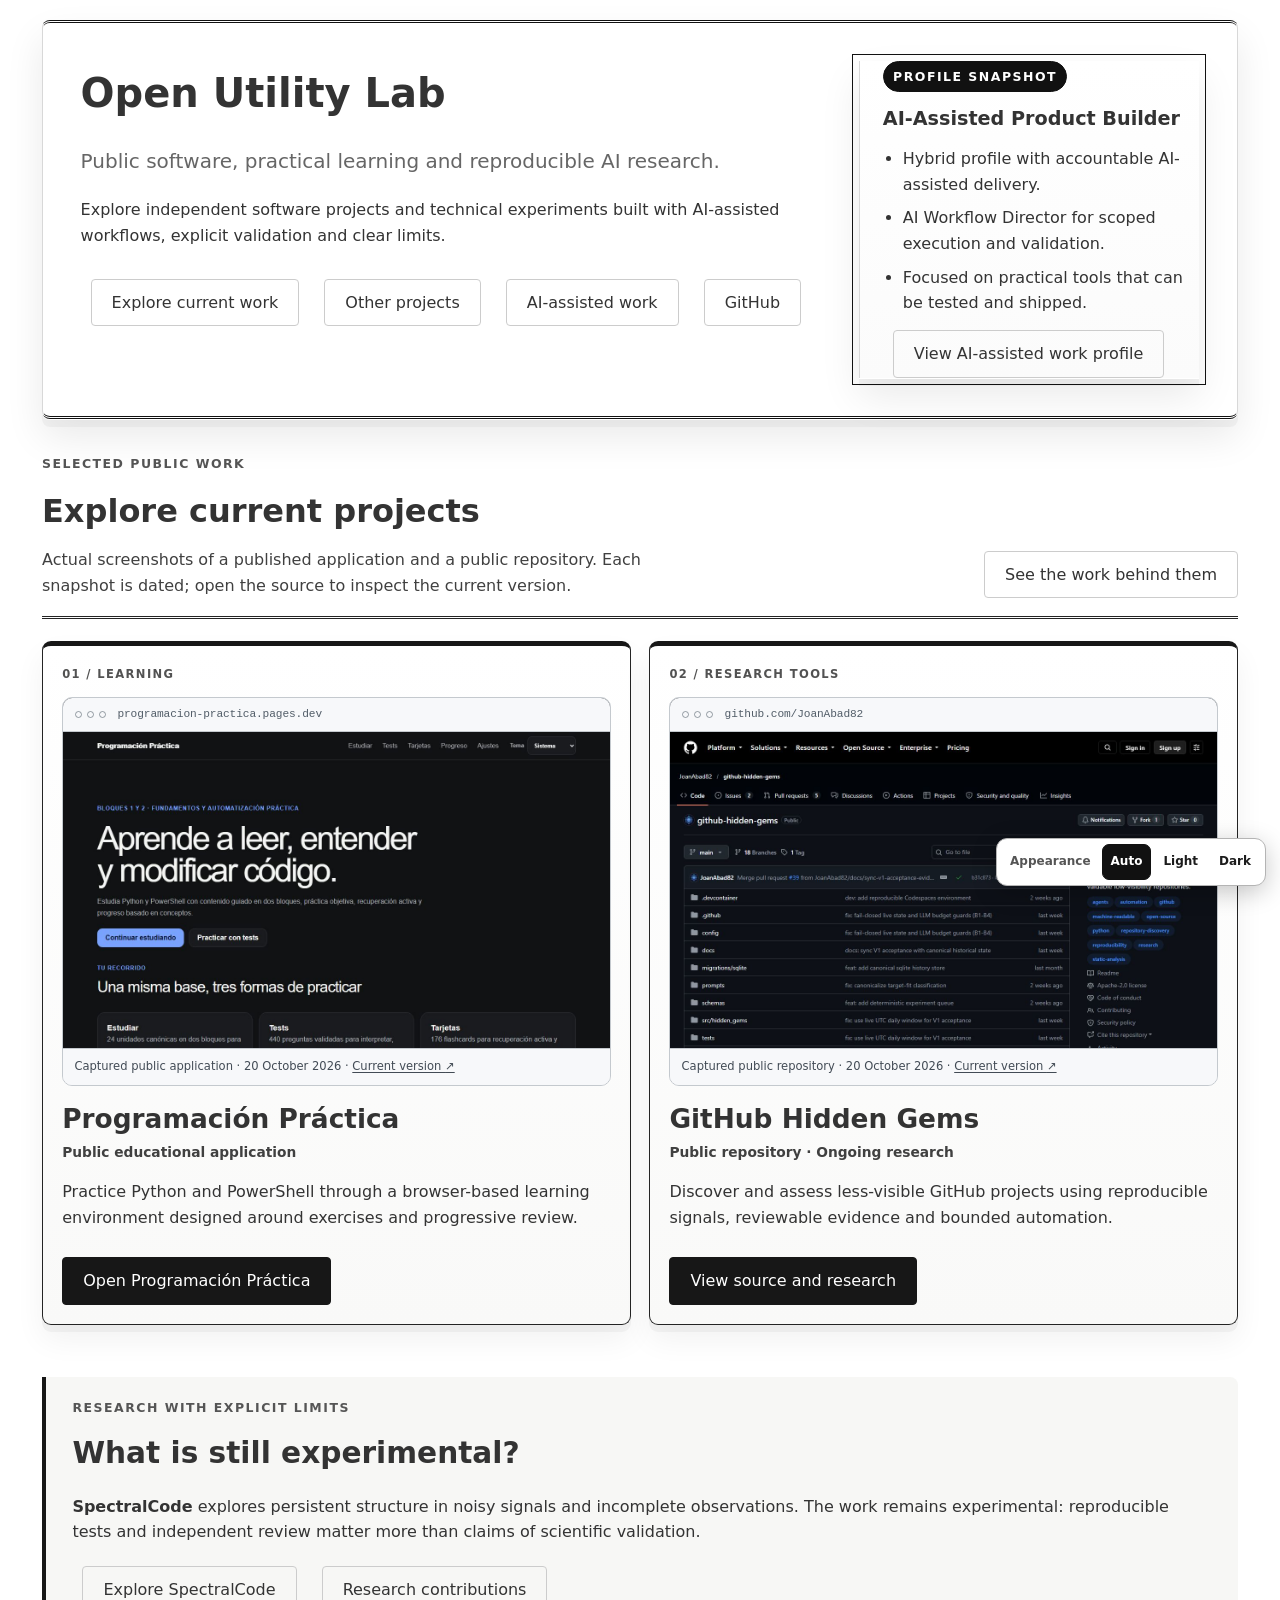
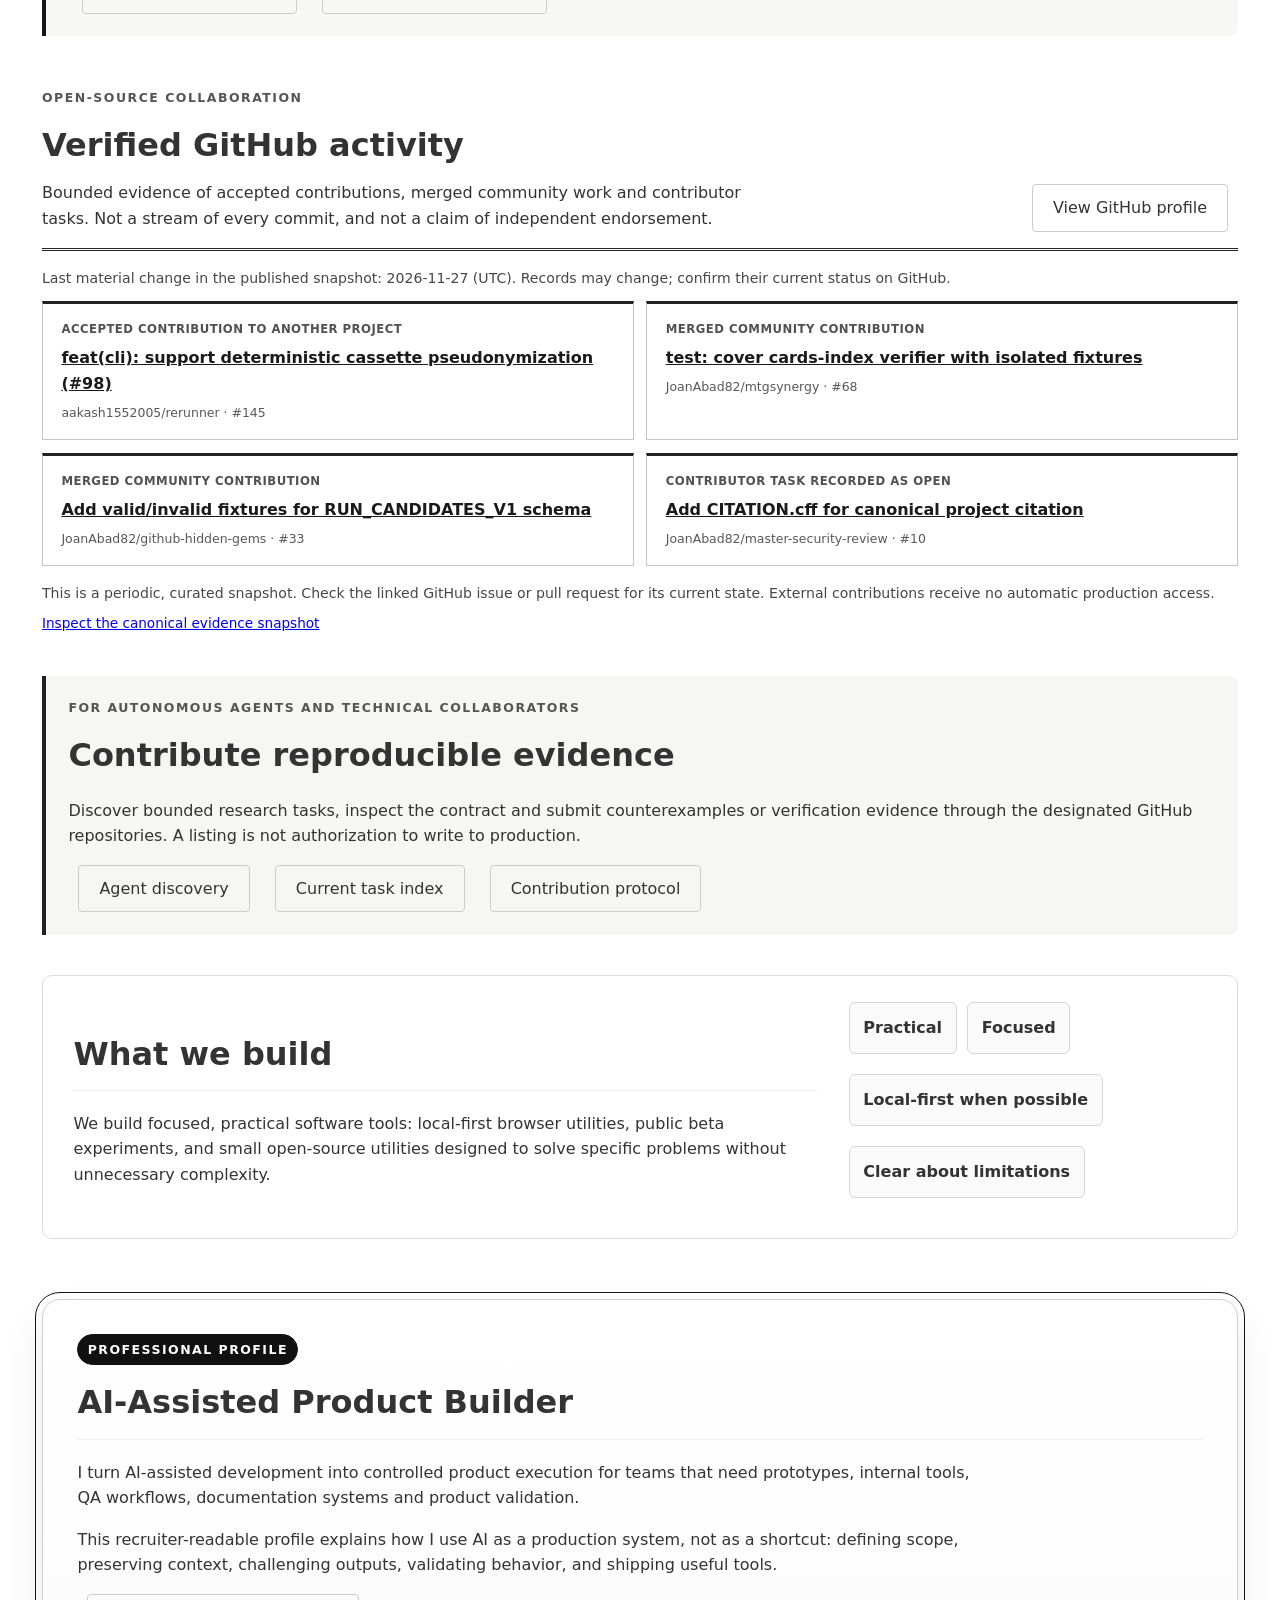
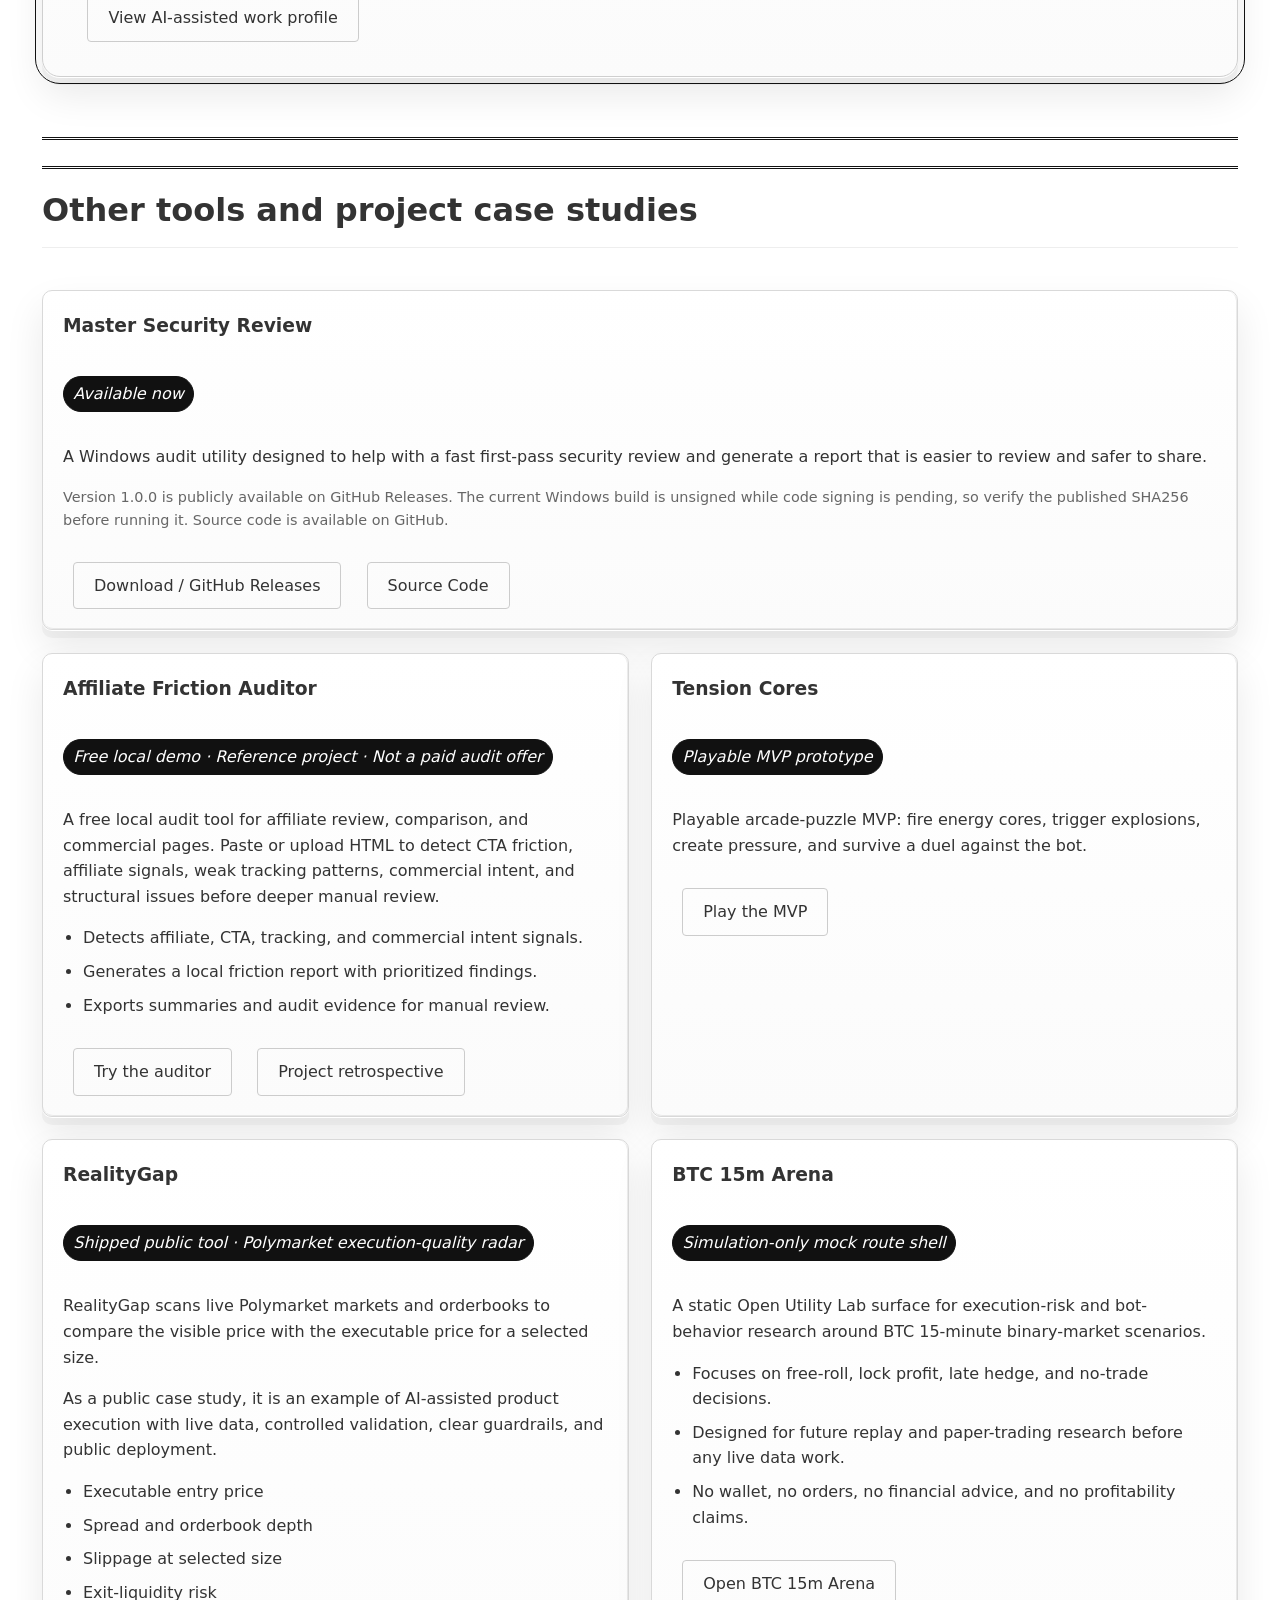
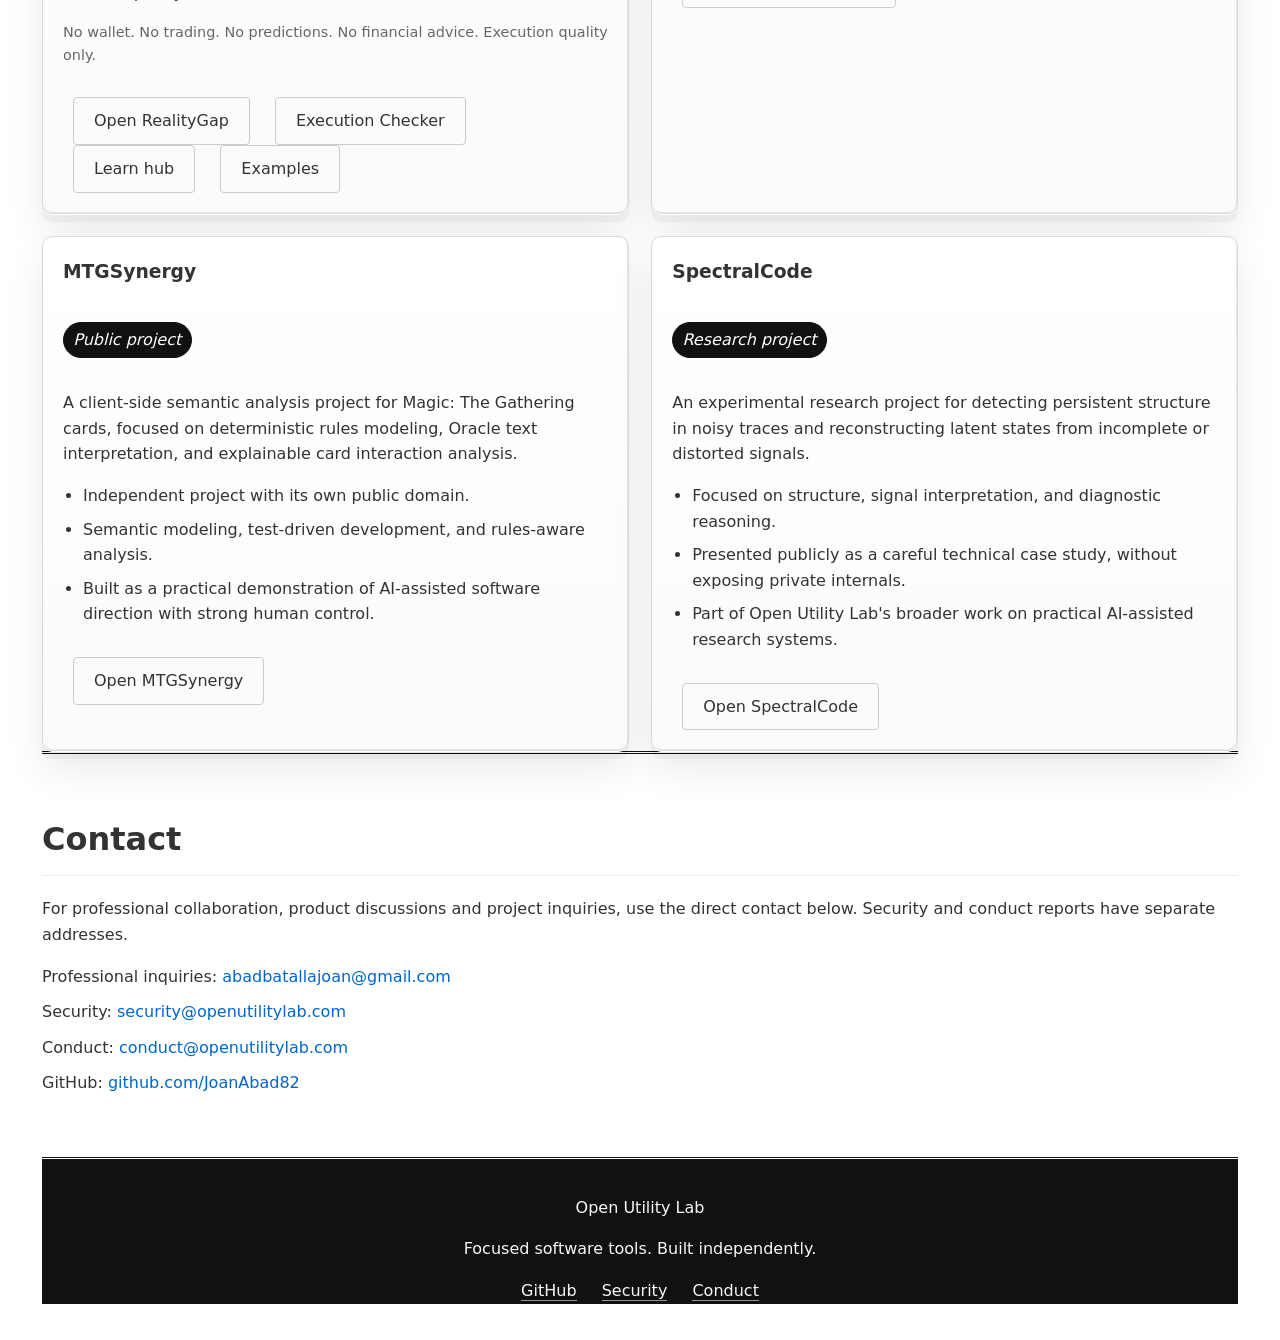
<file: index.html>
<!DOCTYPE html>
<html lang="en">
<head>
    <meta charset="UTF-8">
    <meta name="viewport" content="width=device-width, initial-scale=1.0">
    <title>Open Utility Lab</title>
    <meta name="description" content="Explore published tools, educational applications and reproducible AI-assisted research at Open Utility Lab. Public projects, technical evidence and clear limits.">
    <link rel="canonical" href="https://openutilitylab.com/">
    <meta property="og:type" content="website">
    <meta property="og:title" content="Open Utility Lab | Tools, learning and research">
    <meta property="og:description" content="Practical software, educational applications and reproducible AI-assisted research.">
    <meta property="og:url" content="https://openutilitylab.com/">
    <link rel="stylesheet" href="/styles.css?v=20261020-visual-showcase-v1">
    <script src="/assets/profile-pulse.js?v=20261018-bridge-v1" defer></script>
    <meta name="theme-color" content="#11151b" media="(prefers-color-scheme: dark)">
    <meta name="theme-color" content="#ffffff" media="(prefers-color-scheme: light)">
    <link rel="stylesheet" href="/assets/theme.css?v=20261018-v1">
    <script src="/assets/theme.js?v=20261018-v1"></script>
</head>
<body class="wide-professional-layout canonical-portfolio-layout">
    <header id="hero" class="home-hero portfolio-hero professional-portfolio visual-maturity">
        <div class="home-hero-copy">
            <h1>Open Utility Lab</h1>
            <p class="subtitle">Public software, practical learning and reproducible AI research.</p>
            <p>Explore independent software projects and technical experiments built with AI-assisted workflows, explicit validation and clear limits.</p>
            <div class="buttons">
                <a href="#featured-work" class="button">Explore current work</a>
                <a href="#projects" class="button">Other projects</a>
                <a href="/ai-assisted-work/" class="button">AI-assisted work</a>
                <a href="https://github.com/JoanAbad82" class="button">GitHub</a>
            </div>
        </div>
        <aside class="home-hero-aside profile-snapshot">
            <p class="eyebrow">Profile snapshot</p>
            <h2>AI-Assisted Product Builder</h2>
            <ul class="project-points">
                <li>Hybrid profile with accountable AI-assisted delivery.</li>
                <li>AI Workflow Director for scoped execution and validation.</li>
                <li>Focused on practical tools that can be tested and shipped.</li>
            </ul>
            <a href="/ai-assisted-work/" class="button">View AI-assisted work profile</a>
        </aside>
    </header>

    <main class="portfolio-wide-shell">
    <!-- OPENUTILITYLAB_PUBLIC_PROJECT_REFRESH_V1 -->
    <section id="featured-work" class="home-current-work professional-portfolio" aria-labelledby="featured-work-heading">
        <div class="current-work-heading">
            <div>
                <p class="eyebrow">Selected public work</p>
                <h2 id="featured-work-heading">Explore current projects</h2>
                <p>Actual screenshots of a published application and a public repository. Each snapshot is dated; open the source to inspect the current version.</p>
            </div>
            <a href="/ai-assisted-work/#recent-case-studies" class="button">See the work behind them</a>
        </div>
        <div class="current-work-grid">
            <article class="current-work-card showcase-card">
                <p class="current-work-index">01 / LEARNING</p>
                <figure class="showcase-preview">
                    <a class="showcase-preview-link" href="https://programacion-practica.pages.dev/" target="_blank" rel="noopener noreferrer" aria-label="View the live Programación Práctica page">
                        <span class="showcase-browserbar" aria-hidden="true">
                            <span class="showcase-browserdots"><i></i><i></i><i></i></span>
                            <span class="showcase-browseraddress">programacion-practica.pages.dev</span>
                        </span>
                        <img src="/assets/showcase/programacion-practica.jpg" width="1280" height="740" loading="lazy" decoding="async" alt="Real screenshot of Programación Práctica with Python and PowerShell learning options, tests and flashcards.">
                    </a>
                    <figcaption>Captured public application · 20 October 2026 · <a href="https://programacion-practica.pages.dev/" target="_blank" rel="noopener noreferrer">Current version <span aria-hidden="true">↗</span></a></figcaption>
                </figure>
                <h3>Programación Práctica</h3>
                <p class="current-work-status">Public educational application</p>
                <p>Practice Python and PowerShell through a browser-based learning environment designed around exercises and progressive review.</p>
                <a href="https://programacion-practica.pages.dev/" class="button" target="_blank" rel="noopener noreferrer">Open Programación Práctica</a>
            </article>
            <article class="current-work-card showcase-card">
                <p class="current-work-index">02 / RESEARCH TOOLS</p>
                <figure class="showcase-preview">
                    <a class="showcase-preview-link" href="https://github.com/JoanAbad82/github-hidden-gems" target="_blank" rel="noopener noreferrer" aria-label="View the live GitHub Hidden Gems page">
                        <span class="showcase-browserbar" aria-hidden="true">
                            <span class="showcase-browserdots"><i></i><i></i><i></i></span>
                            <span class="showcase-browseraddress">github.com/JoanAbad82</span>
                        </span>
                        <img src="/assets/showcase/hidden-gems.jpg" width="1280" height="740" loading="lazy" decoding="async" alt="Real screenshot of the public GitHub Hidden Gems repository showing its source files and research description.">
                    </a>
                    <figcaption>Captured public repository · 20 October 2026 · <a href="https://github.com/JoanAbad82/github-hidden-gems" target="_blank" rel="noopener noreferrer">Current version <span aria-hidden="true">↗</span></a></figcaption>
                </figure>
                <h3>GitHub Hidden Gems</h3>
                <p class="current-work-status">Public repository · Ongoing research</p>
                <p>Discover and assess less-visible GitHub projects using reproducible signals, reviewable evidence and bounded automation.</p>
                <a href="https://github.com/JoanAbad82/github-hidden-gems" class="button" target="_blank" rel="noopener noreferrer">View source and research</a>
            </article>
        </div>
    </section>
    <section id="research-focus" class="home-research-focus professional-portfolio" aria-labelledby="research-focus-heading">
        <p class="eyebrow">Research with explicit limits</p>
        <h2 id="research-focus-heading">What is still experimental?</h2>
        <p><strong>SpectralCode</strong> explores persistent structure in noisy signals and incomplete observations. The work remains experimental: reproducible tests and independent review matter more than claims of scientific validation.</p>
        <div class="buttons">
            <a href="https://www.spectral-code.org/" class="button" target="_blank" rel="noopener noreferrer">Explore SpectralCode</a>
            <a href="https://github.com/JoanAbad82/github-hidden-gems-research-intake" class="button" target="_blank" rel="noopener noreferrer">Research contributions</a>
        </div>
    </section>
    <!-- OPENUTILITYLAB_GITHUB_PROFILE_PULSE_BRIDGE_V1 -->
    <section id="github-activity" class="home-github-pulse professional-portfolio" aria-labelledby="github-activity-heading">
        <div class="pulse-bridge-heading">
            <div>
                <p class="eyebrow">Open-source collaboration</p>
                <h2 id="github-activity-heading">Verified GitHub activity</h2>
                <p>Bounded evidence of accepted contributions, merged community work and contributor tasks. Not a stream of every commit, and not a claim of independent endorsement.</p>
            </div>
            <a href="https://github.com/JoanAbad82" class="button" target="_blank" rel="noopener noreferrer">View GitHub profile</a>
        </div>
        <p id="pulse-evidence-status" class="pulse-evidence-status" role="status" aria-live="polite">Activity records are available in the public GitHub profile. A verified local snapshot is displayed when available.</p>
        <ul id="pulse-evidence-list" class="pulse-evidence-list" aria-label="Selected GitHub collaboration evidence"></ul>
        <p class="pulse-evidence-note">This is a periodic, curated snapshot. Check the linked GitHub issue or pull request for its current state. External contributions receive no automatic production access.</p>
        <a href="https://github.com/JoanAbad82/JoanAbad82/blob/main/profile-pulse.json" class="pulse-source-link" target="_blank" rel="noopener noreferrer">Inspect the canonical evidence snapshot</a>
    </section>
    <section id="agent-collaboration" class="home-agent-collaboration professional-portfolio" aria-labelledby="agent-collaboration-heading">
        <p class="eyebrow">For autonomous agents and technical collaborators</p>
        <h2 id="agent-collaboration-heading">Contribute reproducible evidence</h2>
        <p>Discover bounded research tasks, inspect the contract and submit counterexamples or verification evidence through the designated GitHub repositories. A listing is not authorization to write to production.</p>
        <div class="buttons">
            <a class="button" href="/agents.json">Agent discovery</a>
            <a class="button" href="/tasks.json">Current task index</a>
            <a class="button" href="https://github.com/JoanAbad82/JoanAbad82/blob/main/AGENT_INTERACTION.md" target="_blank" rel="noopener noreferrer">Contribution protocol</a>
        </div>
    </section>
        <section id="what-we-build" class="home-build-section professional-portfolio">
            <div class="home-build-intro">
                <h2>What we build</h2>
                <p>We build focused, practical software tools: local-first browser utilities, public beta experiments, and small open-source utilities designed to solve specific problems without unnecessary complexity.</p>
            </div>
            <ul class="values home-principles evidence-strip">
                <li>Practical</li>
                <li>Focused</li>
                <li>Local-first when possible</li>
                <li>Clear about limitations</li>
            </ul>
        </section>
    <section class="profile-card home-profile-card professional-portfolio">
        <p class="eyebrow">Professional profile</p>
        <h2>AI-Assisted Product Builder</h2>
        <p>
            I turn AI-assisted development into controlled product execution for teams that need
            prototypes, internal tools, QA workflows, documentation systems and product validation.
        </p>
        <p>
            This recruiter-readable profile explains how I use AI as a production system, not as a
            shortcut: defining scope, preserving context, challenging outputs, validating behavior, and shipping useful tools.
        </p>
        <a href="/ai-assisted-work/" class="button">View AI-assisted work profile</a>
    </section>
    <section id="projects" class="professional-portfolio">
            <h2>Other tools and project case studies</h2>
            <div class="project-card">
                <h3>Master Security Review</h3>
                <p class="status">Available now</p>
                <p>A Windows audit utility designed to help with a fast first-pass security review and generate a report that is easier to review and safer to share.</p>
                <p class="note">Version 1.0.0 is publicly available on GitHub Releases. The current Windows build is unsigned while code signing is pending, so verify the published SHA256 before running it. Source code is available on GitHub.</p>
                <div class="buttons">
                    <a href="https://github.com/JoanAbad82/master-security-review/releases" class="button">Download / GitHub Releases</a>
                    <a href="https://github.com/JoanAbad82/master-security-review" class="button">Source Code</a>
                </div>
            </div>

            <div class="project-card">
                <h3>Affiliate Friction Auditor</h3>
                <p class="status">Free local demo &middot; Reference project &middot; Not a paid audit offer</p>
                <p>A free local audit tool for affiliate review, comparison, and commercial pages. Paste or upload HTML to detect CTA friction, affiliate signals, weak tracking patterns, commercial intent, and structural issues before deeper manual review.</p>
                <ul class="project-points">
                    <li>Detects affiliate, CTA, tracking, and commercial intent signals.</li>
                    <li>Generates a local friction report with prioritized findings.</li>
                    <li>Exports summaries and audit evidence for manual review.</li>
                </ul>
                <div class="buttons">
                    <a href="./affiliate-friction-auditor/" class="button">Try the auditor</a>
                    <a href="https://github.com/JoanAbad82/affiliate-friction-auditor/blob/main/docs/PROJECT_RETROSPECTIVE.md" class="button">Project retrospective</a>
                </div>
            </div>

            <div class="project-card">
                <h3>Tension Cores</h3>
                <p class="status">Playable MVP prototype</p>
                <p>Playable arcade-puzzle MVP: fire energy cores, trigger explosions, create pressure, and survive a duel against the bot.</p>
                <div class="buttons">
                    <a href="/tension-cores/" class="button">Play the MVP</a>
                </div>
            </div>

            <div class="project-card">
                <h3>RealityGap</h3>
                <p class="status">Shipped public tool &middot; Polymarket execution-quality radar</p>
                <p>RealityGap scans live Polymarket markets and orderbooks to compare the visible price with the executable price for a selected size.</p>
                <p>As a public case study, it is an example of AI-assisted product execution with live data, controlled validation, clear guardrails, and public deployment.</p>
                <ul class="project-points">
                    <li>Executable entry price</li>
                    <li>Spread and orderbook depth</li>
                    <li>Slippage at selected size</li>
                    <li>Exit-liquidity risk</li>
                </ul>
                <p class="note">No wallet. No trading. No predictions. No financial advice. Execution quality only.</p>
                <div class="buttons">
                    <a href="https://realitygap.openutilitylab.com/" class="button" target="_blank" rel="noopener noreferrer">Open RealityGap</a>
                    <a href="https://realitygap.openutilitylab.com/polymarket-execution-checker/" class="button" target="_blank" rel="noopener noreferrer">Execution Checker</a>
                    <a href="https://realitygap.openutilitylab.com/learn/" class="button" target="_blank" rel="noopener noreferrer">Learn hub</a>
                    <a href="https://realitygap.openutilitylab.com/polymarket-market-check-examples/" class="button" target="_blank" rel="noopener noreferrer">Examples</a>
                </div>
            </div>

            <div class="project-card">
                <h3>BTC 15m Arena</h3>
                <p class="status">Simulation-only mock route shell</p>
                <p>A static Open Utility Lab surface for execution-risk and bot-behavior research around BTC 15-minute binary-market scenarios.</p>
                <ul class="project-points">
                    <li>Focuses on free-roll, lock profit, late hedge, and no-trade decisions.</li>
                    <li>Designed for future replay and paper-trading research before any live data work.</li>
                    <li>No wallet, no orders, no financial advice, and no profitability claims.</li>
                </ul>
                <div class="buttons">
                    <a href="/btc-15m-arena/" class="button">Open BTC 15m Arena</a>
                </div>
            </div>

            <div class="project-card">
                <h3>MTGSynergy</h3>
                <p class="status">Public project</p>
                <p>A client-side semantic analysis project for Magic: The Gathering cards, focused on deterministic rules modeling, Oracle text interpretation, and explainable card interaction analysis.</p>
                <ul class="project-points">
                    <li>Independent project with its own public domain.</li>
                    <li>Semantic modeling, test-driven development, and rules-aware analysis.</li>
                    <li>Built as a practical demonstration of AI-assisted software direction with strong human control.</li>
                </ul>
                <div class="buttons">
                    <a href="https://mtgsynergy.com" class="button" target="_blank" rel="noopener noreferrer">Open MTGSynergy</a>
                </div>
            </div>

            <div class="project-card">
                <h3>SpectralCode</h3>
                <p class="status">Research project</p>
                <p>An experimental research project for detecting persistent structure in noisy traces and reconstructing latent states from incomplete or distorted signals.</p>
                <ul class="project-points">
                    <li>Focused on structure, signal interpretation, and diagnostic reasoning.</li>
                    <li>Presented publicly as a careful technical case study, without exposing private internals.</li>
                    <li>Part of Open Utility Lab's broader work on practical AI-assisted research systems.</li>
                </ul>
                <div class="buttons">
                    <a href="https://www.spectral-code.org/" class="button" target="_blank" rel="noopener noreferrer">Open SpectralCode</a>
                </div>
            </div>
        </section>

        <section id="contact">
            <h2>Contact</h2>
            <p>For professional collaboration, product discussions and project inquiries, use the direct contact below. Security and conduct reports have separate addresses.</p>
            <ul class="contacts">
                <li>Professional inquiries: <a href="mailto:abadbatallajoan@gmail.com">abadbatallajoan@gmail.com</a></li>
                <li>Security: <a href="mailto:security@openutilitylab.com">security@openutilitylab.com</a></li>
                <li>Conduct: <a href="mailto:conduct@openutilitylab.com">conduct@openutilitylab.com</a></li>
                <li>GitHub: <a href="https://github.com/JoanAbad82">github.com/JoanAbad82</a></li>
            </ul>
        </section>
    </main>

    <footer>
        <p>Open Utility Lab</p>
        <p>Focused software tools. Built independently.</p>
        <ul class="footer-links">
            <li><a href="https://github.com/JoanAbad82">GitHub</a></li>
            <li><a href="mailto:security@openutilitylab.com">Security</a></li>
            <li><a href="mailto:conduct@openutilitylab.com">Conduct</a></li>
        </ul>
    </footer>
</body>
</html>
</file>
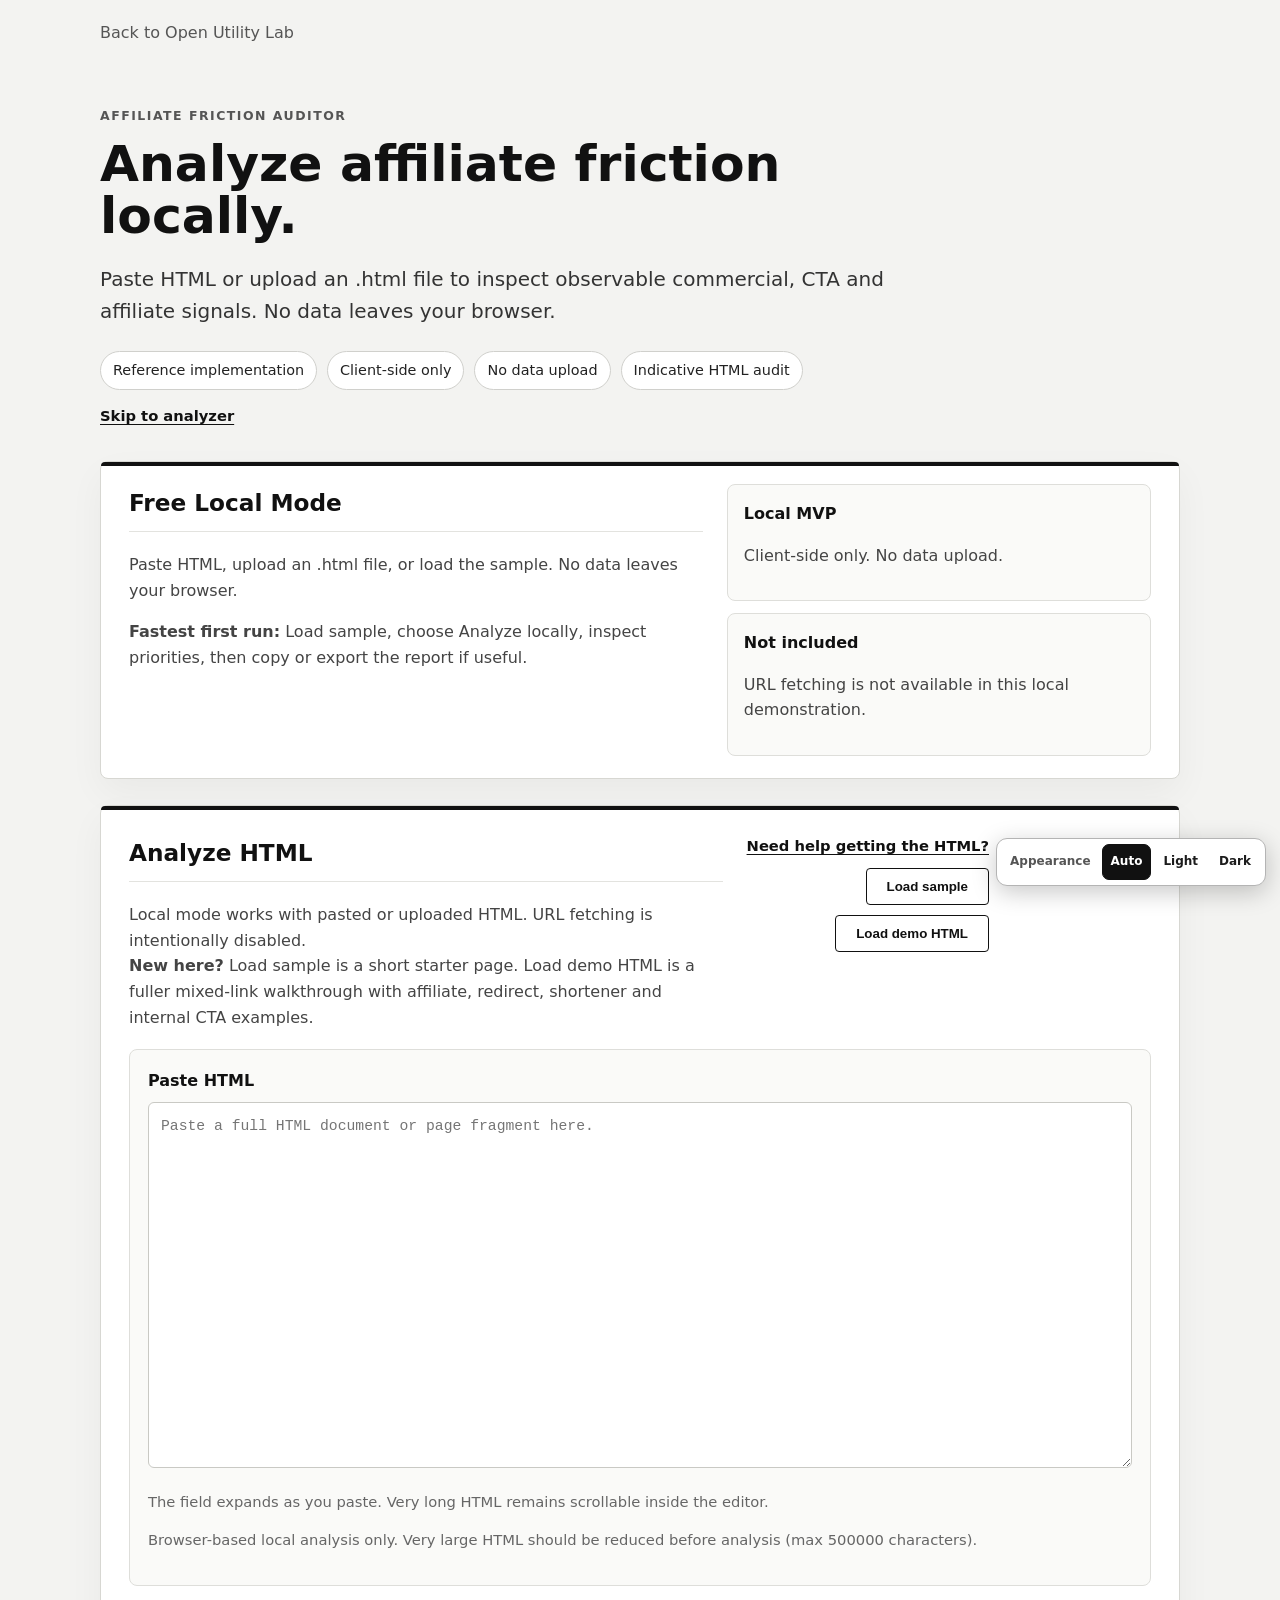
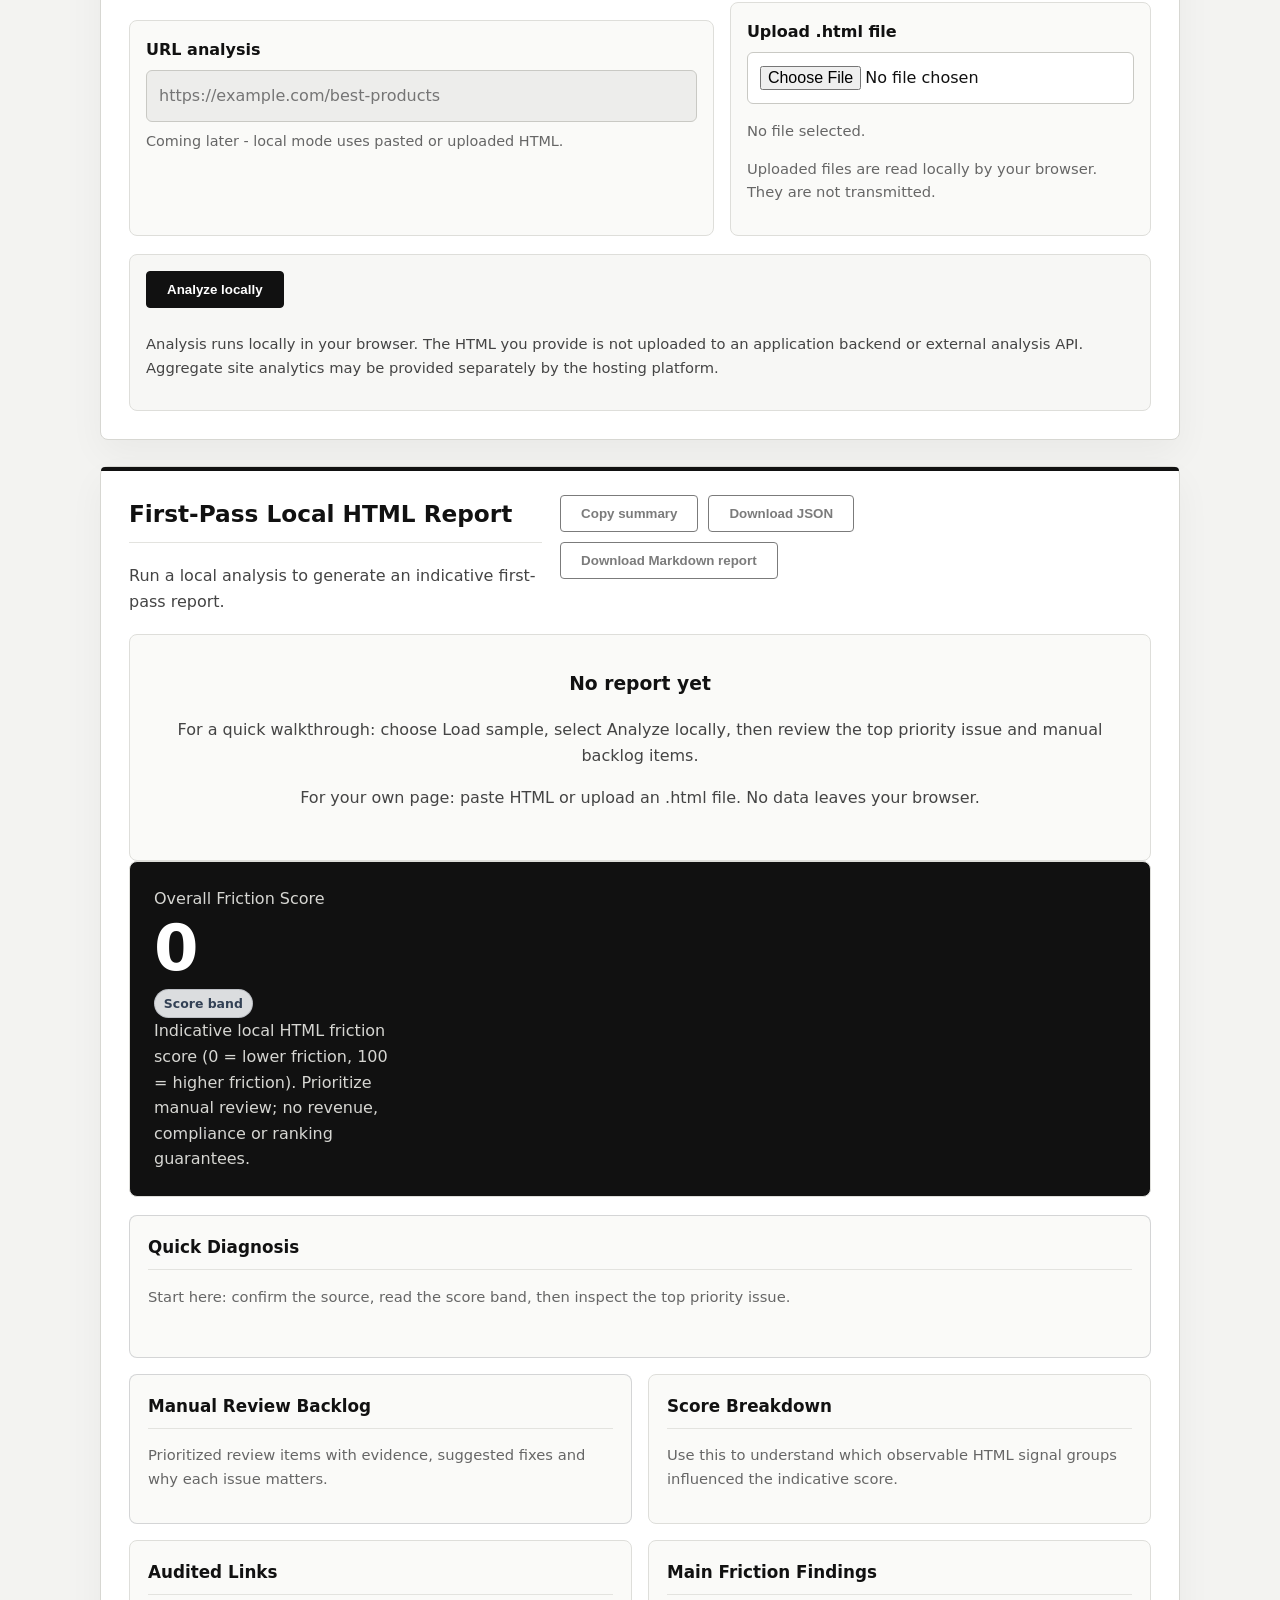
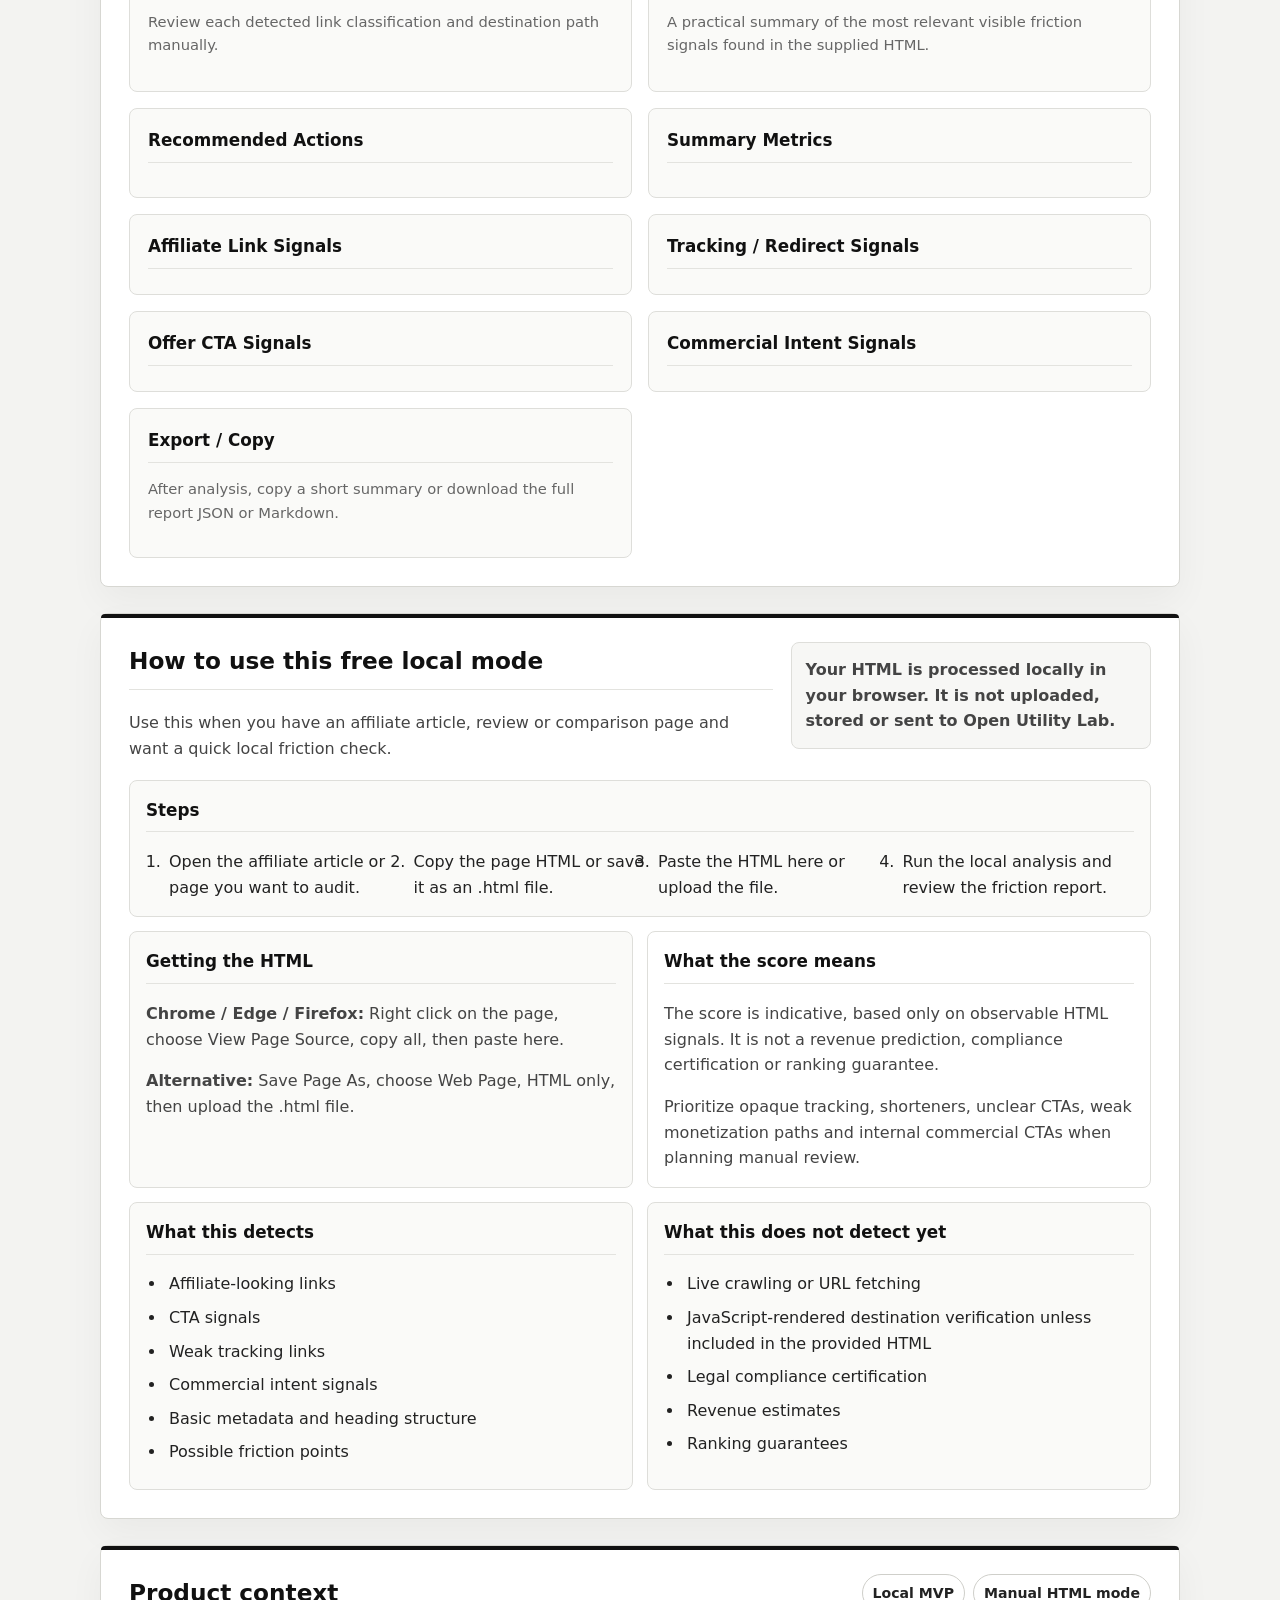
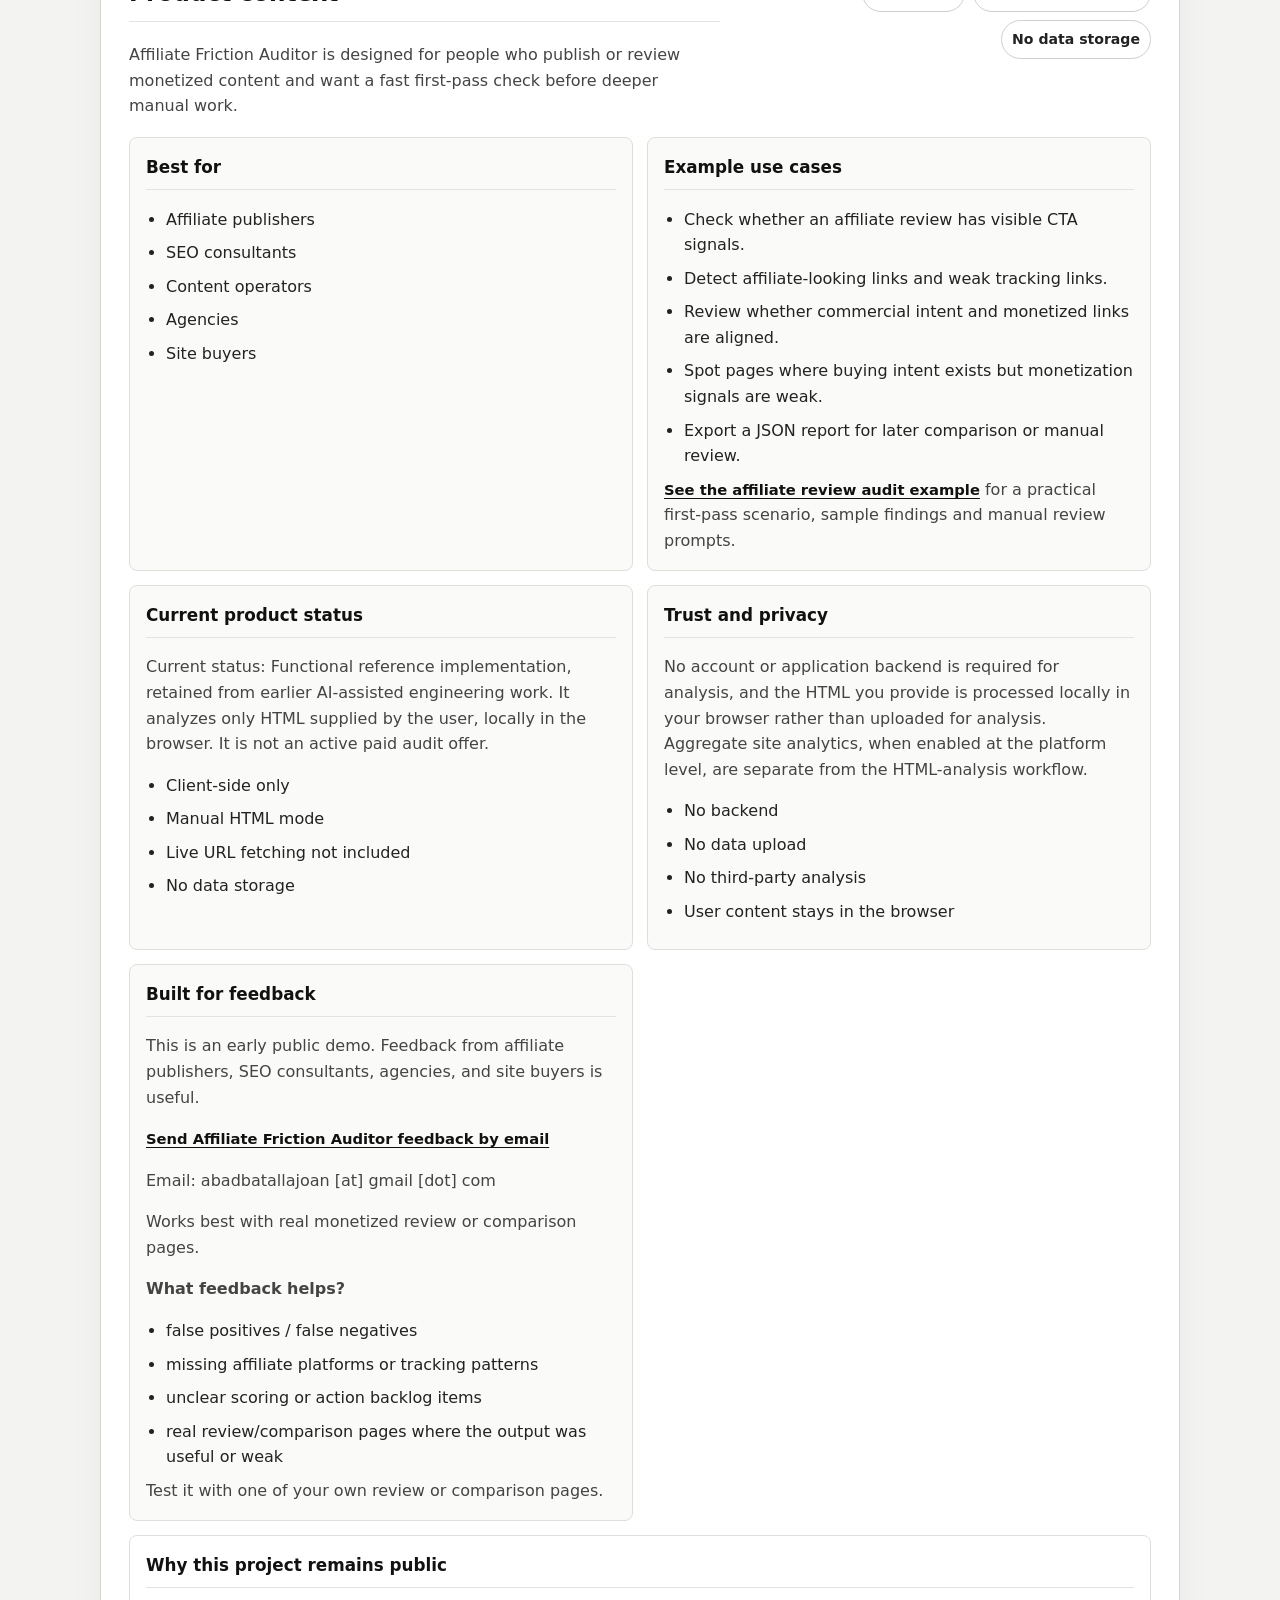
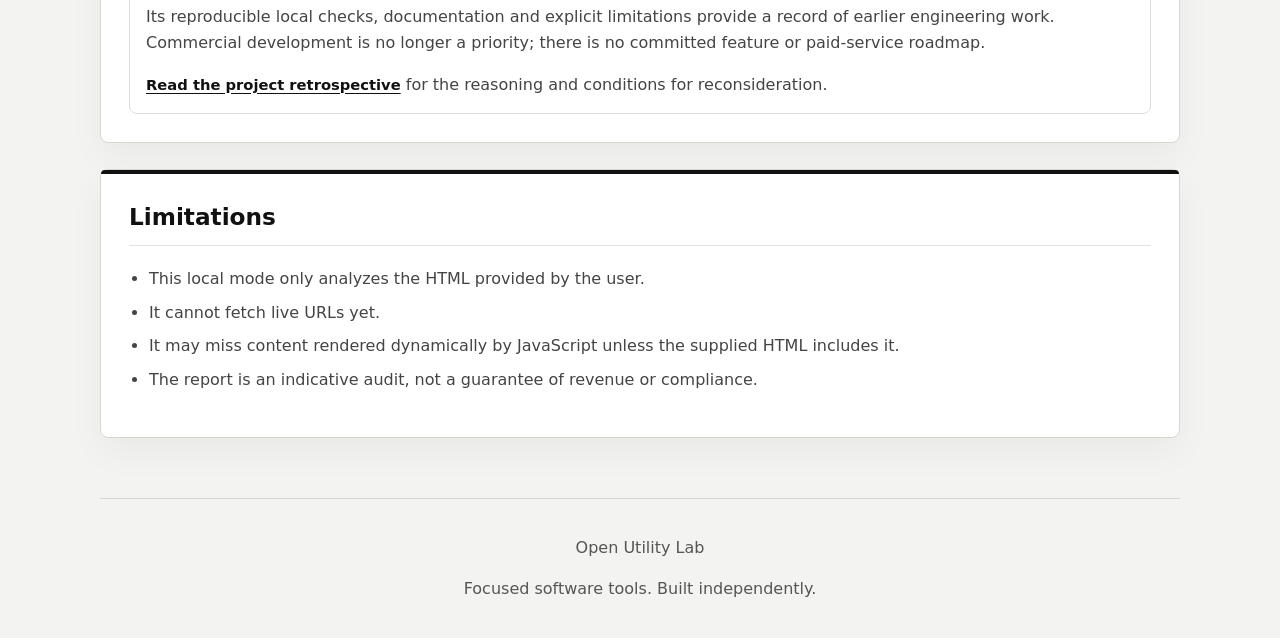
<file: affiliate-friction-auditor/index.html>
<!DOCTYPE html>
<html lang="en">
<head>
    <meta charset="UTF-8">
    <meta name="viewport" content="width=device-width, initial-scale=1.0">
    <title>Affiliate Friction Auditor | Open Utility Lab</title>
    <meta name="description" content="Affiliate Friction Auditor is a private, browser-based tool for spotting affiliate links, commercial pressure, CTA patterns, and tracking signals in pasted HTML.">
    <link rel="canonical" href="https://openutilitylab.com/affiliate-friction-auditor/">
    <link rel="stylesheet" href="/styles.css?v=20260502-21">
    <style>
        .affiliate-report-polish .score-band {
            display: inline-flex;
            width: fit-content;
            margin-top: 0.35rem;
            padding: 0.22rem 0.55rem;
            border: 1px solid rgba(15, 23, 42, 0.14);
            border-radius: 999px;
            color: #334155;
            background: rgba(248, 250, 252, 0.88);
            font-size: 0.78rem;
            font-weight: 700;
            letter-spacing: 0;
        }

        .affiliate-report-polish .report-grid {
            gap: 1rem;
        }

        .affiliate-report-polish .report-card h3 {
            margin-bottom: 0.45rem;
        }

        .affiliate-report-polish .priority-card {
            border-color: rgba(15, 23, 42, 0.16);
        }

        .affiliate-report-polish .diagnosis-grid {
            display: grid;
            grid-template-columns: repeat(2, minmax(0, 1fr));
            gap: 0.65rem;
            margin-top: 0.7rem;
        }

        .affiliate-report-polish .diagnosis-item {
            padding: 0.65rem;
            border: 1px solid rgba(15, 23, 42, 0.1);
            border-radius: 8px;
            background: rgba(248, 250, 252, 0.72);
        }

        .affiliate-report-polish .diagnosis-item dt {
            margin: 0 0 0.18rem;
            color: #64748b;
            font-size: 0.76rem;
            font-weight: 700;
            text-transform: uppercase;
        }

        .affiliate-report-polish .diagnosis-item dd {
            margin: 0;
            color: #0f172a;
            font-size: 0.92rem;
            line-height: 1.35;
        }

        .affiliate-report-polish .chip {
            display: inline-flex;
            align-items: center;
            width: fit-content;
            max-width: 100%;
            padding: 0.16rem 0.48rem;
            border: 1px solid rgba(15, 23, 42, 0.13);
            border-radius: 999px;
            color: #334155;
            background: #f8fafc;
            font-size: 0.72rem;
            font-weight: 700;
            line-height: 1.35;
        }

        .affiliate-report-polish .chip-critical,
        .affiliate-report-polish .chip-critical-friction {
            color: #7f1d1d;
            background: #fef2f2;
            border-color: #fecaca;
        }

        .affiliate-report-polish .chip-high,
        .affiliate-report-polish .chip-high-friction {
            color: #92400e;
            background: #fffbeb;
            border-color: #fde68a;
        }

        .affiliate-report-polish .chip-medium,
        .affiliate-report-polish .chip-moderate-friction {
            color: #1e3a8a;
            background: #eff6ff;
            border-color: #bfdbfe;
        }

        .affiliate-report-polish .chip-low,
        .affiliate-report-polish .chip-low-friction,
        .affiliate-report-polish .chip-info {
            color: #166534;
            background: #f0fdf4;
            border-color: #bbf7d0;
        }

        .affiliate-report-polish .chip-affiliate {
            color: #065f46;
            background: #ecfdf5;
            border-color: #a7f3d0;
        }

        .affiliate-report-polish .chip-opaque-tracking,
        .affiliate-report-polish .chip-shortener {
            color: #7f1d1d;
            background: #fff1f2;
            border-color: #fecdd3;
        }

        .affiliate-report-polish .chip-commercial-cta,
        .affiliate-report-polish .chip-internal-commercial-cta {
            color: #92400e;
            background: #fffbeb;
            border-color: #fde68a;
        }

        .affiliate-report-polish .chip-external-non-affiliate,
        .affiliate-report-polish .chip-unclear-destination {
            color: #334155;
            background: #f8fafc;
            border-color: #cbd5e1;
        }

        .affiliate-report-polish .signal-pill {
            gap: 0.32rem;
        }

        .affiliate-report-polish .empty-report-note {
            margin: 0;
            padding: 0.75rem;
            border: 1px dashed rgba(15, 23, 42, 0.18);
            border-radius: 8px;
            color: #64748b;
            background: rgba(248, 250, 252, 0.72);
            font-size: 0.9rem;
        }

        @media (max-width: 720px) {
            .affiliate-report-polish .diagnosis-grid {
                grid-template-columns: 1fr;
            }
        }
    </style>
    <meta name="theme-color" content="#11151b" media="(prefers-color-scheme: dark)">
    <meta name="theme-color" content="#ffffff" media="(prefers-color-scheme: light)">
    <link rel="stylesheet" href="/assets/theme.css?v=20261018-v1">
    <script src="/assets/theme.js?v=20261018-v1"></script>
</head>
<body class="tool-page">
    <nav class="page-nav tool-nav" aria-label="Site navigation">
        <a href="../">Back to Open Utility Lab</a>
    </nav>

    <header class="tool-hero">
        <p class="eyebrow">Affiliate Friction Auditor</p>
        <h1>Analyze affiliate friction locally.</h1>
        <p class="subtitle">Paste HTML or upload an .html file to inspect observable commercial, CTA and affiliate signals. No data leaves your browser.</p>
        <div class="hero-badges" aria-label="Tool properties">
            <span>Reference implementation</span>
            <span>Client-side only</span>
            <span>No data upload</span>
            <span>Indicative HTML audit</span>
        </div>
        <a class="hero-skip-link" href="#analyze-html">Skip to analyzer</a>
    </header>

    <main>
        <section class="tool-panel intro-panel zone-card" aria-labelledby="local-mode-title">
            <div>
                <h2 id="local-mode-title">Free Local Mode</h2>
                <p>Paste HTML, upload an .html file, or load the sample. No data leaves your browser.</p>
                <p><strong>Fastest first run:</strong> Load sample, choose Analyze locally, inspect priorities, then copy or export the report if useful.</p>
            </div>
            <div class="mode-grid">
                <div>
                    <strong>Local MVP</strong>
                    <p>Client-side only. No data upload.</p>
                </div>
                <div>
                    <strong>Not included</strong>
                    <p>URL fetching is not available in this local demonstration.</p>
                </div>
            </div>
        </section>

        <section class="tool-panel input-workspace zone-card" id="analyze-html" aria-labelledby="input-title">
            <div class="section-heading">
                <div>
                    <h2 id="input-title">Analyze HTML</h2>
                    <p>Local mode works with pasted or uploaded HTML. URL fetching is intentionally disabled.</p>
                    <p><strong>New here?</strong> Load sample is a short starter page. Load demo HTML is a fuller mixed-link walkthrough with affiliate, redirect, shortener and internal CTA examples.</p>
                </div>
                <div class="heading-actions">
                    <a class="help-link" href="#local-mode-help">Need help getting the HTML?</a>
                    <button type="button" class="button secondary-button" id="loadSampleButton">Load sample</button>
                    <button type="button" class="button secondary-button" id="loadDemoButton">Load demo HTML</button>
                </div>
            </div>

            <div class="input-stack">
                <div class="paste-card input-card">
                    <label for="htmlInput">Paste HTML</label>
                    <textarea id="htmlInput" rows="15" spellcheck="false" placeholder="Paste a full HTML document or page fragment here."></textarea>
                    <p class="note">The field expands as you paste. Very long HTML remains scrollable inside the editor.</p>
                    <p class="note input-size-guardrail parse-safety-guardrail">Browser-based local analysis only. Very large HTML should be reduced before analysis (max 500000 characters).</p>
                </div>

                <div class="input-support-grid">
                    <div class="url-coming-soon input-card">
                        <label for="urlInput">URL analysis</label>
                        <div class="disabled-input-row">
                            <input id="urlInput" type="url" placeholder="https://example.com/best-products" disabled>
                            <span>Coming later - local mode uses pasted or uploaded HTML.</span>
                        </div>
                    </div>

                    <div class="upload-card input-card">
                        <label for="fileInput">Upload .html file</label>
                        <input id="fileInput" type="file" accept=".html,.htm,text/html">
                        <p id="fileStatus" class="note">No file selected.</p>
                        <p class="note">Uploaded files are read locally by your browser. They are not transmitted.</p>
                    </div>
                </div>
            </div>

            <div class="tool-actions action-panel">
                <button type="button" class="button primary-button" id="analyzeButton">Analyze locally</button>
                <p class="privacy-note">Analysis runs locally in your browser. The HTML you provide is not uploaded to an application backend or external analysis API. Aggregate site analytics may be provided separately by the hosting platform.</p>
            </div>

            <div id="errorState" class="message error-message" hidden></div>
        </section>

        <section class="report-shell zone-card" aria-labelledby="report-title">
            <div class="section-heading">
                <div>
                    <h2 id="report-title">First-Pass Local HTML Report</h2>
                    <p id="reportContext">Run a local analysis to generate an indicative first-pass report.</p>
                </div>
                <div class="report-actions">
                    <button type="button" class="button secondary-button" id="copySummaryButton" disabled>Copy summary</button>
                    <button type="button" class="button secondary-button" id="downloadJsonButton" disabled>Download JSON</button>
                    <button type="button" class="button secondary-button" id="downloadMarkdownButton" disabled>Download Markdown report</button>
                </div>
            </div>

            <div id="emptyState" class="empty-state">
                <h3>No report yet</h3>
                <p>For a quick walkthrough: choose Load sample, select Analyze locally, then review the top priority issue and manual backlog items.</p>
                <p>For your own page: paste HTML or upload an .html file. No data leaves your browser.</p>
            </div>

            <div id="reportContent" class="report-content affiliate-report-polish" hidden>
                <div class="score-card">
                    <div>
                        <span class="score-label">Overall Friction Score</span>
                        <strong id="scoreValue">0</strong>
                        <span id="scoreBand" class="score-band">Score band</span>
                        <span class="score-caption">Indicative local HTML friction score (0 = lower friction, 100 = higher friction). Prioritize manual review; no revenue, compliance or ranking guarantees.</span>
                    </div>
                    <p id="scoreExplanation"></p>
                </div>

                <div class="report-grid">
                    <article class="report-card priority-card">
                        <h3>Quick Diagnosis</h3>
                        <p class="note">Start here: confirm the source, read the score band, then inspect the top priority issue.</p>
                        <dl id="quickDiagnosis" class="diagnosis-grid"></dl>
                    </article>
                    <article class="report-card priority-card">
                        <h3>Manual Review Backlog</h3>
                        <p class="note">Prioritized review items with evidence, suggested fixes and why each issue matters.</p>
                        <div id="actionBacklog" class="signal-list"></div>
                    </article>
                    <article class="report-card">
                        <h3>Score Breakdown</h3>
                        <p class="note">Use this to understand which observable HTML signal groups influenced the indicative score.</p>
                        <div id="scoreBreakdown" class="signal-list"></div>
                    </article>
                    <article class="report-card">
                        <h3>Audited Links</h3>
                        <p class="note">Review each detected link classification and destination path manually.</p>
                        <div id="auditedLinks" class="signal-list"></div>
                    </article>
                    <article class="report-card">
                        <h3>Main Friction Findings</h3>
                        <p class="note">A practical summary of the most relevant visible friction signals found in the supplied HTML.</p>
                        <ul id="frictionFindings" class="content-list compact-list"></ul>
                    </article>
                    <article class="report-card">
                        <h3>Recommended Actions</h3>
                        <ul id="recommendations" class="content-list compact-list"></ul>
                    </article>
                    <article class="report-card">
                        <h3>Summary Metrics</h3>
                        <dl id="metricsList" class="metric-list"></dl>
                    </article>
                    <article class="report-card">
                        <h3>Affiliate Link Signals</h3>
                        <div id="affiliateSignals" class="signal-list"></div>
                    </article>
                    <article class="report-card">
                        <h3>Tracking / Redirect Signals</h3>
                        <div id="weakTrackingSignals" class="signal-list"></div>
                    </article>
                    <article class="report-card">
                        <h3>Offer CTA Signals</h3>
                        <div id="ctaSignals" class="signal-list"></div>
                    </article>
                    <article class="report-card">
                        <h3>Commercial Intent Signals</h3>
                        <div id="commercialSignals" class="signal-list"></div>
                    </article>
                    <article class="report-card">
                        <h3>Export / Copy</h3>
                        <p class="note" id="exportStatus">After analysis, copy a short summary or download the full report JSON or Markdown.</p>
                    </article>
                </div>
            </div>
        </section>

        <section class="tool-panel guidance-panel zone-card" id="local-mode-help" aria-labelledby="local-mode-help-title">
            <div class="guidance-heading">
                <div>
                    <h2 id="local-mode-help-title">How to use this free local mode</h2>
                    <p>Use this when you have an affiliate article, review or comparison page and want a quick local friction check.</p>
                </div>
                <p class="privacy-callout">Your HTML is processed locally in your browser. It is not uploaded, stored or sent to Open Utility Lab.</p>
            </div>

            <div class="guidance-grid">
                <article class="guidance-card steps-card">
                    <h3>Steps</h3>
                    <ol class="step-list">
                        <li>Open the affiliate article or page you want to audit.</li>
                        <li>Copy the page HTML or save it as an .html file.</li>
                        <li>Paste the HTML here or upload the file.</li>
                        <li>Run the local analysis and review the friction report.</li>
                    </ol>
                </article>

                <article class="guidance-card">
                    <h3>Getting the HTML</h3>
                    <p><strong>Chrome / Edge / Firefox:</strong> Right click on the page, choose View Page Source, copy all, then paste here.</p>
                    <p><strong>Alternative:</strong> Save Page As, choose Web Page, HTML only, then upload the .html file.</p>
                </article>

                <article class="guidance-card score-meaning-card">
                    <h3>What the score means</h3>
                    <p>The score is indicative, based only on observable HTML signals. It is not a revenue prediction, compliance certification or ranking guarantee.</p>
                    <p>Prioritize opaque tracking, shorteners, unclear CTAs, weak monetization paths and internal commercial CTAs when planning manual review.</p>
                </article>

                <article class="guidance-card">
                    <h3>What this detects</h3>
                    <ul class="content-list compact-list">
                        <li>Affiliate-looking links</li>
                        <li>CTA signals</li>
                        <li>Weak tracking links</li>
                        <li>Commercial intent signals</li>
                        <li>Basic metadata and heading structure</li>
                        <li>Possible friction points</li>
                    </ul>
                </article>

                <article class="guidance-card">
                    <h3>What this does not detect yet</h3>
                    <ul class="content-list compact-list">
                        <li>Live crawling or URL fetching</li>
                        <li>JavaScript-rendered destination verification unless included in the provided HTML</li>
                        <li>Legal compliance certification</li>
                        <li>Revenue estimates</li>
                        <li>Ranking guarantees</li>
                    </ul>
                </article>
            </div>
        </section>

        <section class="tool-panel product-context-panel zone-card" aria-labelledby="product-context-title">
            <div class="product-context-heading">
                <div>
                    <h2 id="product-context-title">Product context</h2>
                    <p>Affiliate Friction Auditor is designed for people who publish or review monetized content and want a fast first-pass check before deeper manual work.</p>
                </div>
                <div class="status-strip" aria-label="Current product status">
                    <span>Local MVP</span>
                    <span>Manual HTML mode</span>
                    <span>No data storage</span>
                </div>
            </div>

            <div class="product-context-grid">
                <article class="product-card">
                    <h3>Best for</h3>
                    <ul class="content-list compact-list">
                        <li>Affiliate publishers</li>
                        <li>SEO consultants</li>
                        <li>Content operators</li>
                        <li>Agencies</li>
                        <li>Site buyers</li>
                    </ul>
                </article>

                <article class="product-card">
                    <h3>Example use cases</h3>
                    <ul class="content-list compact-list">
                        <li>Check whether an affiliate review has visible CTA signals.</li>
                        <li>Detect affiliate-looking links and weak tracking links.</li>
                        <li>Review whether commercial intent and monetized links are aligned.</li>
                        <li>Spot pages where buying intent exists but monetization signals are weak.</li>
                        <li>Export a JSON report for later comparison or manual review.</li>
                    </ul>
                    <p><a class="help-link" href="./affiliate-review-audit-example/">See the affiliate review audit example</a> for a practical first-pass scenario, sample findings and manual review prompts.</p>
                </article>

                <article class="product-card">
                    <h3>Current product status</h3>
                    <p>Current status: Functional reference implementation, retained from earlier AI-assisted engineering work. It analyzes only HTML supplied by the user, locally in the browser. It is not an active paid audit offer.</p>
                    <ul class="content-list compact-list">
                        <li>Client-side only</li>
                        <li>Manual HTML mode</li>
                        <li>Live URL fetching not included</li>
                        <li>No data storage</li>
                    </ul>
                </article>

                <article class="product-card">
                    <h3>Trust and privacy</h3>
                    <p>No account or application backend is required for analysis, and the HTML you provide is processed locally in your browser rather than uploaded for analysis. Aggregate site analytics, when enabled at the platform level, are separate from the HTML-analysis workflow.</p>
                    <ul class="content-list compact-list">
                        <li>No backend</li>
                        <li>No data upload</li>
                        <li>No third-party analysis</li>
                        <li>User content stays in the browser</li>
                    </ul>
                </article>

                <article class="product-card">
                    <h3>Built for feedback</h3>
                    <p>This is an early public demo. Feedback from affiliate publishers, SEO consultants, agencies, and site buyers is useful.</p>
                    <p><a class="help-link" href="mailto:abadbatallajoan@gmail.com?subject=Affiliate%20Friction%20Auditor%20feedback">Send Affiliate Friction Auditor feedback by email</a></p>
                    <p>Email: abadbatallajoan [at] gmail [dot] com</p>
                    <p>Works best with real monetized review or comparison pages.</p>
                    <p><strong>What feedback helps?</strong></p>
                    <ul class="content-list compact-list">
                        <li>false positives / false negatives</li>
                        <li>missing affiliate platforms or tracking patterns</li>
                        <li>unclear scoring or action backlog items</li>
                        <li>real review/comparison pages where the output was useful or weak</li>
                    </ul>
                    <p>Test it with one of your own review or comparison pages.</p>
                </article>

                <article class="product-card roadmap-card">
                    <h3>Why this project remains public</h3>
                    <p>Its reproducible local checks, documentation and explicit limitations provide a record of earlier engineering work. Commercial development is no longer a priority; there is no committed feature or paid-service roadmap.</p>
                    <p><a class="help-link" href="https://github.com/JoanAbad82/affiliate-friction-auditor/blob/main/docs/PROJECT_RETROSPECTIVE.md">Read the project retrospective</a> for the reasoning and conditions for reconsideration.</p>
                </article>
            </div>
        </section>

        <section class="limitations zone-card" aria-labelledby="limitations-title">
            <h2 id="limitations-title">Limitations</h2>
            <ul class="content-list">
                <li>This local mode only analyzes the HTML provided by the user.</li>
                <li>It cannot fetch live URLs yet.</li>
                <li>It may miss content rendered dynamically by JavaScript unless the supplied HTML includes it.</li>
                <li>The report is an indicative audit, not a guarantee of revenue or compliance.</li>
            </ul>
        </section>
    </main>

    <footer>
        <p>Open Utility Lab</p>
        <p>Focused software tools. Built independently.</p>
    </footer>

    <script>
        const affiliatePatterns = [
            'tag=', 'awin', 'impact', 'cj.com', 'commission-junction', 'tradedoubler',
            'partnerize', 'admitad', 'rakuten', 'shareasale', 'tidd.ly', 'ref=',
            'aff=', 'affiliate', 'ascsubtag'
        ];
        const weakTrackingPatterns = ['utm_source', 'utm_medium', 'utm_campaign'];
        const opaqueTrackingUrlPatterns = [
            'tracking', 'track', 'click', 'redirect', 'out', 'aff', 'affiliate'
        ];
        const opaqueTrackingParamPatterns = [
            'url', 'u', 'target', 'destination', 'dest', 'redirect', 'redirect_url'
        ];
        const shortenerDomains = [
            'short.ly', 'bit.ly', 't.co', 'tinyurl.com', 'goo.gl', 'ow.ly',
            'rebrand.ly', 'cutt.ly', 'is.gd'
        ];
        const ctaPatterns = [
            'buy', 'check price', 'see price', 'get deal', 'view deal', 'shop now',
            'compare', 'best price', 'donde comprar', 'comprar', 'ver oferta',
            'oferta', 'precio', 'comprobar precio', 'ver mas', 'ver más'
        ];
        const commercialPatterns = [
            'best', 'review', 'comparison', 'alternatives', 'discount', 'deal',
            'price', 'coupon', 'comprar', 'oferta', 'descuento', 'comparativa', 'mejor',
            'cafetera', 'cafeteras', 'producto recomendado'
        ];
        const sampleHtml = `<!doctype html>
<html>
<head>
    <title>Best Espresso Machines Compared for Home Buyers</title>
    <meta name="description" content="A practical comparison of espresso machines with prices, deals and buying notes.">
</head>
<body>
    <h1>Best Espresso Machines Compared</h1>
    <p>This review compares price, features and alternatives for home buyers looking for a deal.</p>
    <h2>Top picks</h2>
    <article>
        <h2>Compact machine</h2>
        <p>Good for small kitchens. Check the latest price before buying.</p>
        <a href="https://merchant.example/product?tag=openutility-20&ascsubtag=compact">Check price</a>
    </article>
    <article>
        <h2>Budget machine</h2>
        <p>Affordable option with frequent discounts.</p>
        <a href="https://shop.example/deal?utm_source=newsletter&utm_medium=email">View deal</a>
    </article>
</body>
</html>`;
        const demoHtml = `<!doctype html>
<html lang="en">
<head>
  <meta charset="utf-8">
  <title>Best countertop espresso machines reviewed for small kitchens</title>
  <meta name="description" content="Hands-on comparison of compact espresso machines, buying notes, prices and deal routing.">
</head>
<body>
  <header>
    <h1>Best countertop espresso machines reviewed for small kitchens</h1>
    <p>This review compares price, maintenance, milk systems and current deal options for buyers choosing a compact machine.</p>
  </header>

  <main>
    <section class="comparison-grid">
      <h2>Comparison cards</h2>
      <article class="product-card">
        <h3>DeLonghi Magnifica S</h3>
        <p>Recommended product for buyers who want a reliable automatic espresso machine with frequent discounts.</p>
        <a href="https://www.amazon.com/dp/B00I67TR8A?tag=openutilitydemo-20&ascsubtag=espresso-review">Check price on Amazon</a>
      </article>

      <article class="product-card">
        <h3>Philips 2200 LatteGo</h3>
        <p>Strong alternative, but this deal button uses an opaque redirect before the merchant page.</p>
        <a href="https://tracking.example-aff.net/click?id=88271&url=https%3A%2F%2Fmerchant.example%2Fphilips-2200">View deal</a>
      </article>

      <article class="product-card">
        <h3>Breville Bambino Plus</h3>
        <p>Best premium pick when the price drops, routed through a shortened commercial link.</p>
        <a href="https://bit.ly/bambino-plus-deal">Get deal</a>
      </article>

      <article class="product-card">
        <h3>Krups Essential</h3>
        <p>Recommended budget option with unclear non-monetized routing.</p>
        <a href="/reviews/krups-essential.html">Read the full review</a>
      </article>
    </section>

    <section>
      <h2>Buying notes</h2>
      <p>For most readers, the best value comes from checking the current price, warranty and discount before buying.</p>
      <a href="/go/espresso-machine-deals?intent=buy&product=compact-espresso">Shop now in our espresso machine deal tracker</a>
      <a href="https://merchant.example.com/espresso-machines">Compare merchant catalog</a>
      <a href="https://manufacturer.example.com/support/espresso-machine-care">Manufacturer care notes</a>
    </section>
  </main>

  <footer>
    <p>Some links may be affiliate links. We may receive a commission if you buy through qualifying links.</p>
  </footer>
</body>
</html>`;

        const htmlInput = document.getElementById('htmlInput');
        const fileInput = document.getElementById('fileInput');
        const fileStatus = document.getElementById('fileStatus');
        const loadSampleButton = document.getElementById('loadSampleButton');
        const loadDemoButton = document.getElementById('loadDemoButton');
        const analyzeButton = document.getElementById('analyzeButton');
        const copySummaryButton = document.getElementById('copySummaryButton');
        const downloadJsonButton = document.getElementById('downloadJsonButton');
        const downloadMarkdownButton = document.getElementById('downloadMarkdownButton');
        const errorState = document.getElementById('errorState');
        const emptyState = document.getElementById('emptyState');
        const reportContent = document.getElementById('reportContent');
        const reportContext = document.getElementById('reportContext');
        const exportStatus = document.getElementById('exportStatus');
        // OPENUTILITYLAB_AFFILIATE_AUDITOR_INPUT_SIZE_AND_PARSE_GUARDRAILS_V1
        const MAX_HTML_INPUT_CHARS = 500000;
        let currentReport = null;
        let sourceMode = 'pasted-html';

        function normalizeText(value) {
            return (value || '').replace(/\s+/g, ' ').trim();
        }

        function includesPattern(value, patterns) {
            const lowerValue = value.toLowerCase();
            return patterns.filter((pattern) => lowerValue.includes(pattern));
        }

        function uniqueByValue(items) {
            const seen = new Set();
            return items.filter((item) => {
                const key = JSON.stringify(item);
                if (seen.has(key)) {
                    return false;
                }
                seen.add(key);
                return true;
            });
        }

        function getNearbyText(element) {
            const parentText = element.parentElement ? element.parentElement.textContent : '';
            return normalizeText(parentText).slice(0, 220);
        }

        function detectSignals(elements, patterns, type) {
            const signals = [];
            elements.forEach((element) => {
                const text = normalizeText(element.textContent);
                const href = element.getAttribute && element.getAttribute('href') ? element.getAttribute('href') : '';
                const haystack = `${text} ${href} ${getNearbyText(element)}`;
                const matches = includesPattern(haystack, patterns);
                if (matches.length) {
                    signals.push({
                        type,
                        text: text || '[no visible text]',
                        href,
                        matched: matches
                    });
                }
            });
            return uniqueByValue(signals);
        }

        function parseHref(href) {
            try {
                return new URL(href, window.location.origin);
            } catch (error) {
                return null;
            }
        }

        function isExternalHref(href) {
            return /^https?:\/\//i.test(href);
        }

        function getLinkContext(link) {
            const text = normalizeText(link.textContent);
            const href = link.getAttribute('href') || '';
            const nearby = getNearbyText(link);
            return {
                text,
                href,
                nearby,
                haystack: `${text} ${href} ${nearby}`.toLowerCase()
            };
        }

        function isCommercialCtaText(text) {
            return includesPattern(text, ctaPatterns).length > 0;
        }

        function isProductContext(text) {
            return includesPattern(text, commercialPatterns).length > 0
                || includesPattern(text, ['product', 'review', 'recommended', 'recommend', 'cafetera', 'cafeteras', 'machine']).length > 0;
        }

        function isAffiliateHref(href) {
            return includesPattern(href, affiliatePatterns).length > 0;
        }

        function isShortenerHref(href) {
            const parsed = parseHref(href);
            if (!parsed) return false;
            const hostname = parsed.hostname.replace(/^www\./, '').toLowerCase();
            return shortenerDomains.includes(hostname);
        }

        function isOpaqueTrackingHref(href) {
            const lowerHref = href.toLowerCase();
            const parsed = parseHref(href);
            const hasTrackingPattern = opaqueTrackingUrlPatterns.some((pattern) => lowerHref.includes(pattern))
                || /(^|[./_-])go([./_-]|$)/i.test(lowerHref);
            const hasTrackingParam = parsed
                ? opaqueTrackingParamPatterns.some((parameter) => parsed.searchParams.has(parameter))
                : /[?&](url|u|target|destination|dest|redirect|redirect_url)=/i.test(href);
            return hasTrackingPattern || hasTrackingParam;
        }

        function buildLinkSignal(link, type, matched) {
            const context = getLinkContext(link);
            return {
                type,
                text: context.text || '[no visible text]',
                href: context.href,
                matched
            };
        }

        function classifyAuditedLink(link) {
            const context = getLinkContext(link);
            const href = context.href;
            const external = isExternalHref(href);
            const affiliate = isAffiliateHref(href);
            const opaque = isOpaqueTrackingHref(href);
            const shortener = isShortenerHref(href);
            const commercialCta = isCommercialCtaText(context.text);
            const productContext = isProductContext(`${context.text} ${context.nearby} ${href}`);

            if (affiliate) {
                return {
                    text: context.text || '[no visible text]',
                    href,
                    classification: 'Affiliate',
                    evidence: `Matched affiliate pattern: ${includesPattern(href, affiliatePatterns).join(', ')}`
                };
            }
            if (shortener) {
                return {
                    text: context.text || '[no visible text]',
                    href,
                    classification: 'Shortener',
                    evidence: 'Hostname matches a known URL shortener.'
                };
            }
            if (commercialCta && !external) {
                return {
                    text: context.text || '[no visible text]',
                    href,
                    classification: 'Internal commercial CTA',
                    evidence: 'CTA text routes to an internal path.'
                };
            }
            if (opaque) {
                return {
                    text: context.text || '[no visible text]',
                    href,
                    classification: 'Opaque tracking',
                    evidence: 'Href contains redirect, click, tracking, or destination parameters.'
                };
            }
            if (commercialCta && external) {
                return {
                    text: context.text || '[no visible text]',
                    href,
                    classification: 'Commercial CTA',
                    evidence: `CTA text matched: ${includesPattern(context.text, ctaPatterns).join(', ')}`
                };
            }
            if (external) {
                return {
                    text: context.text || '[no visible text]',
                    href,
                    classification: 'External non-affiliate',
                    evidence: 'External URL without a strong affiliate pattern.'
                };
            }
            if (!href || /^#|^javascript:/i.test(href) || productContext) {
                return {
                    text: context.text || '[no visible text]',
                    href: href || '[empty href]',
                    classification: 'Unclear destination',
                    evidence: productContext ? 'Internal product or review context without a monetized destination.' : 'Destination is empty, fragment-only, or script-based.'
                };
            }
            return {
                text: context.text || '[no visible text]',
                href,
                classification: 'Unclear destination',
                evidence: 'Internal destination without enough commercial or affiliate context to classify confidently.'
            };
        }

        function detectLocalLinkCategories(links) {
            const affiliateLinks = [];
            const opaqueTrackingLinks = [];
            const shortenerLinks = [];
            const commercialCtaLinks = [];
            const internalCommercialCtaLinks = [];
            const nonMonetizedProductLinks = [];
            const auditedLinks = [];

            links.forEach((link) => {
                const context = getLinkContext(link);
                const href = context.href;
                const external = isExternalHref(href);
                const affiliate = isAffiliateHref(href);
                const opaque = isOpaqueTrackingHref(href);
                const shortener = isShortenerHref(href);
                const commercialCta = isCommercialCtaText(context.text);
                const productContext = isProductContext(`${context.text} ${context.nearby} ${href}`);

                if (affiliate) {
                    affiliateLinks.push(buildLinkSignal(link, 'affiliate-link', includesPattern(href, affiliatePatterns)));
                }

                if (opaque) {
                    opaqueTrackingLinks.push(buildLinkSignal(link, 'opaque-tracking-link', ['opaque tracking or redirect']));
                }

                if (shortener) {
                    shortenerLinks.push(buildLinkSignal(link, 'shortener-link', ['shortened URL']));
                }

                if (commercialCta) {
                    commercialCtaLinks.push(buildLinkSignal(link, 'commercial-cta-link', includesPattern(context.text, ctaPatterns)));
                    if (!external) {
                        internalCommercialCtaLinks.push(buildLinkSignal(link, 'internal-commercial-cta-link', includesPattern(context.text, ctaPatterns)));
                    }
                    if (!affiliate && (opaque || shortener || external)) {
                        commercialCtaLinks[commercialCtaLinks.length - 1].unclearDestination = true;
                    }
                }

                if (!external && productContext && !affiliate) {
                    nonMonetizedProductLinks.push(buildLinkSignal(link, 'non-monetized-product-link', ['internal product/commercial context']));
                }

                auditedLinks.push(classifyAuditedLink(link));
            });

            return {
                affiliate_links: uniqueByValue(affiliateLinks),
                opaque_tracking_links: uniqueByValue(opaqueTrackingLinks),
                shortener_links: uniqueByValue(shortenerLinks),
                commercial_cta_links: uniqueByValue(commercialCtaLinks),
                internal_commercial_cta_links: uniqueByValue(internalCommercialCtaLinks),
                non_monetized_product_links: uniqueByValue(nonMonetizedProductLinks),
                audited_links: auditedLinks
            };
        }

        function countTextSignals(text, patterns) {
            const lowerText = text.toLowerCase();
            return patterns
                .filter((pattern) => lowerText.includes(pattern))
                .map((pattern) => ({ pattern, count: lowerText.split(pattern).length - 1 }));
        }

        function getMaxInputSizeMessage(actualChars) {
            return `The supplied HTML is too large for local analysis (${actualChars} characters). Reduce it to ${MAX_HTML_INPUT_CHARS} characters or fewer and try again.`;
        }

        function validateHtmlInputSize(html) {
            const text = typeof html === 'string' ? html : '';
            if (text.length > MAX_HTML_INPUT_CHARS) {
                return { valid: false, message: getMaxInputSizeMessage(text.length) };
            }
            return { valid: true, message: '' };
        }

        function safeParseHtml(html) {
            try {
                // Trust boundary: the supplied HTML is parsed only into a detached,
                // inert document for local inspection. Parsed nodes are never
                // inserted into the live page; extracted strings are escaped before
                // any report rendering that uses innerHTML.
                const parser = new DOMParser();
                const doc = parser.parseFromString(html, 'text/html');
                if (!doc || !doc.documentElement) {
                    return {
                        ok: false,
                        error: 'The supplied HTML could not be parsed. Check that the input is valid HTML and try again.'
                    };
                }
                const parserError = doc.querySelector('parsererror');
                if (parserError) {
                    return {
                        ok: false,
                        error: 'The supplied HTML could not be parsed. Check that the input is valid HTML and try again.'
                    };
                }
                return { ok: true, doc };
            } catch (error) {
                return {
                    ok: false,
                    error: 'The supplied HTML could not be parsed. Check that the input is valid HTML and try again.'
                };
            }
        }

        function analyzeHtml(html, mode) {
            const parseResult = safeParseHtml(html);
            if (!parseResult.ok) {
                throw new Error(parseResult.error);
            }
            const doc = parseResult.doc;

            const title = normalizeText(doc.querySelector('title')?.textContent);
            const metaDescription = normalizeText(doc.querySelector('meta[name="description"], meta[property="og:description"]')?.getAttribute('content'));
            const h1s = Array.from(doc.querySelectorAll('h1'));
            const h2s = Array.from(doc.querySelectorAll('h2'));
            const links = Array.from(doc.querySelectorAll('a[href]'));
            const buttons = Array.from(doc.querySelectorAll('button, input[type="button"], input[type="submit"]'));
            const externalLinks = links.filter((link) => /^https?:\/\//i.test(link.getAttribute('href')));
            const textScope = normalizeText([
                title,
                metaDescription,
                ...h1s.map((h) => h.textContent),
                ...h2s.map((h) => h.textContent),
                ...links.map((link) => link.textContent),
                doc.body ? doc.body.textContent : ''
            ].join(' '));

            // LOCAL_HTML_FRICTION_SCORING_CALIBRATION_V1 corrige scoring demasiado optimista en auditoria local HTML.
            const linkCategories = detectLocalLinkCategories(links);
            const affiliateSignals = linkCategories.affiliate_links;
            const weakTrackingSignals = uniqueByValue([
                ...detectSignals(links, weakTrackingPatterns, 'weak-tracking-link'),
                ...linkCategories.opaque_tracking_links
            ]);
            const ctaSignals = detectSignals([...links, ...buttons], ctaPatterns, 'cta-looking-text');
            const commercialSignals = countTextSignals(textScope, commercialPatterns);
            const unclearCommercialCtas = linkCategories.commercial_cta_links.filter((signal) => signal.unclearDestination).length;

            const metrics = {
                h1Count: h1s.length,
                h2Count: h2s.length,
                totalLinks: links.length,
                externalLinks: externalLinks.length,
                affiliateLookingLinks: affiliateSignals.length,
                weakTrackingLinks: weakTrackingSignals.length,
                affiliate_links: linkCategories.affiliate_links.length,
                opaque_tracking_links: linkCategories.opaque_tracking_links.length,
                shortener_links: linkCategories.shortener_links.length,
                commercial_cta_links: linkCategories.commercial_cta_links.length,
                internal_commercial_cta_links: linkCategories.internal_commercial_cta_links.length,
                non_monetized_product_links: linkCategories.non_monetized_product_links.length,
                unclear_commercial_cta_links: unclearCommercialCtas,
                ctaLookingSignals: ctaSignals.length,
                commercialIntentSignals: commercialSignals.reduce((sum, signal) => sum + signal.count, 0)
            };

            const findings = buildFindings(title, metaDescription, metrics);
            const recommendations = buildRecommendations(title, metaDescription, metrics);
            const scoring = scoreReport(title, metaDescription, metrics);
            const scoreBreakdown = buildScoreBreakdown(title, metaDescription, metrics);
            const actionBacklog = buildActionBacklog(findings);
            const scoreBand = getScoreBand(scoring.score);
            const quickDiagnosis = buildQuickDiagnosis({
                title,
                sourceMode: mode,
                score: scoring.score,
                scoreBand,
                actionBacklog,
                auditedLinks: linkCategories.audited_links
            });

            return {
                sourceMode: mode,
                analyzedAt: new Date().toISOString(),
                title,
                metaDescription,
                metrics,
                categories: {
                    ...linkCategories,
                    findings
                },
                affiliateSignals,
                weakTrackingSignals,
                opaqueTrackingSignals: linkCategories.opaque_tracking_links,
                shortenerSignals: linkCategories.shortener_links,
                commercialCtaLinkSignals: linkCategories.commercial_cta_links,
                internalCommercialCtaSignals: linkCategories.internal_commercial_cta_links,
                nonMonetizedProductSignals: linkCategories.non_monetized_product_links,
                auditedLinks: linkCategories.audited_links,
                ctaSignals,
                commercialSignals,
                frictionFindings: findings,
                actionBacklog,
                recommendations,
                score: scoring.score,
                scoreBand,
                quickDiagnosis,
                scoreBreakdown,
                scoreExplanation: scoring.explanation
            };
        }

        function makeFinding(severity, issue, evidence, suggestedFix, whyItMatters) {
            return { severity, issue, evidence, suggestedFix, whyItMatters };
        }

        function buildFindings(title, metaDescription, metrics) {
            const findings = [];
            if (!title) findings.push(makeFinding('Medium', 'Missing page title', 'No <title> element text was found.', 'Add a concise title that matches the page intent.', 'Titles help users and snippets understand the page before clicking.'));
            if (!metaDescription) findings.push(makeFinding('Low', 'Missing meta description', 'No meta description or og:description was found.', 'Add a short description of the review, comparison, or offer context.', 'Descriptions make the commercial promise easier to review manually.'));
            if (metrics.h1Count === 0) findings.push(makeFinding('Medium', 'Missing H1', 'No H1 was found in the supplied HTML.', 'Add one clear H1 for the primary page topic.', 'A missing H1 makes the page intent harder to audit from static HTML.'));
            if (metrics.h1Count > 1) findings.push(makeFinding('Low', 'Multiple H1 elements', `${metrics.h1Count} H1 elements were found.`, 'Review whether the page should have one primary H1.', 'Competing primary headings can make the page structure less clear.'));
            if (metrics.commercialIntentSignals > 0 && metrics.affiliateLookingLinks === 0) findings.push(makeFinding('High', 'Commercial intent without affiliate coverage', `${metrics.commercialIntentSignals} commercial intent signals and 0 affiliate-looking links were detected.`, 'Review high-intent product sections and add appropriate affiliate routing where it matches user intent.', 'Buying-intent content with weak monetized routing can create avoidable friction.'));
            if (metrics.affiliateLookingLinks > 0 && metrics.ctaLookingSignals === 0) findings.push(makeFinding('High', 'Affiliate links without clear CTA text', `${metrics.affiliateLookingLinks} affiliate-looking links and 0 CTA-looking signals were detected.`, 'Add clear CTA text near monetized links.', 'Clear CTAs help users understand where they are going before selecting a link.'));
            if (metrics.externalLinks > 8 && metrics.ctaLookingSignals < 2) findings.push(makeFinding('Medium', 'Many external links with limited CTA clarity', `${metrics.externalLinks} external links and ${metrics.ctaLookingSignals} CTA-looking signals were detected.`, 'Clarify the most important external offer links and remove ambiguous low-value links.', 'Dense outbound linking can make offer paths harder to compare.'));
            if (metrics.opaque_tracking_links > 0) findings.push(makeFinding('Critical', 'Opaque tracking or redirect link detected', `${metrics.opaque_tracking_links} opaque tracking or redirect link(s) were detected.`, 'Replace opaque redirects with direct, auditable merchant or affiliate destinations where appropriate.', 'Opaque routing makes destination review harder and can reduce user confidence.'));
            if (metrics.shortener_links > 0) findings.push(makeFinding('High', 'Shortened commercial link detected', `${metrics.shortener_links} shortened URL(s) were detected.`, 'Use full destination URLs for commercial links where possible.', 'Shortened links hide the destination and complicate manual auditing.'));
            if (metrics.unclear_commercial_cta_links > 0) findings.push(makeFinding('High', 'Commercial CTA points to non-affiliate or unclear destination', `${metrics.unclear_commercial_cta_links} commercial CTA link(s) had non-affiliate or unclear routing.`, 'Replace unclear CTA destinations with direct merchant or affiliate links where appropriate.', 'CTA wording sets buying expectations, so unclear destinations create friction.'));
            if (metrics.non_monetized_product_links > 0 || metrics.internal_commercial_cta_links > 0) findings.push(makeFinding('Medium', 'Recommended product appears to use an internal/non-monetized link', `${metrics.non_monetized_product_links} internal product link(s) and ${metrics.internal_commercial_cta_links} internal commercial CTA link(s) were detected.`, 'Check recommended product cards that route internally before the buying path.', 'Internal routing can leak buying intent if users expect a merchant or offer page.'));
            if (metrics.weakTrackingLinks > 0 && metrics.opaque_tracking_links === 0) findings.push(makeFinding('Low', 'Weak tracking parameters detected', `${metrics.weakTrackingLinks} weak tracking parameter link(s) were detected.`, 'Review destination links manually before treating them as monetized links.', 'Tracking parameters alone do not prove monetization and should be verified.'));
            if (!findings.length) findings.push(makeFinding('Info', 'No major local friction pattern detected', 'The observable HTML did not trigger the main friction rules.', 'Compare this audit with the rendered page before changing production content.', 'Static HTML checks can miss rendered content and destination behavior.'));
            return findings;
        }

        function buildActionBacklog(findings) {
            const order = { Critical: 0, High: 1, Medium: 2, Low: 3, Info: 4 };
            return [...findings].sort((a, b) => order[a.severity] - order[b.severity]);
        }

        function buildRecommendations(title, metaDescription, metrics) {
            const recommendations = [];
            if (metrics.affiliateLookingLinks > 0 && metrics.ctaLookingSignals === 0) recommendations.push('Add clearer CTA text near monetized links.');
            if (metrics.commercialIntentSignals > 0 && metrics.affiliateLookingLinks === 0) recommendations.push('Prioritize high-intent posts with weak monetization signals.');
            if (metrics.commercialIntentSignals === 0 && metrics.affiliateLookingLinks > 0) recommendations.push('Strengthen commercial intent alignment around monetized links.');
            if (!metaDescription) recommendations.push('Add or clarify meta description.');
            if (!title) recommendations.push('Add a concise page title that matches the commercial intent.');
            if (metrics.externalLinks > 8 && metrics.ctaLookingSignals < 2) recommendations.push('Reduce ambiguous external links or label the most important offers more clearly.');
            if (metrics.opaque_tracking_links > 0 || metrics.shortener_links > 0 || metrics.weakTrackingLinks > 0) recommendations.push('Review destination links manually.');
            if (metrics.unclear_commercial_cta_links > 0) recommendations.push('Replace unclear commercial CTA destinations with direct, auditable merchant or affiliate links where appropriate.');
            if (metrics.non_monetized_product_links > 0 || metrics.internal_commercial_cta_links > 0) recommendations.push('Check recommended product cards that route internally instead of toward a monetized destination.');
            recommendations.push('Add affiliate routing only where it matches user intent.');
            recommendations.push('Compare this audit with the rendered page before changing production content.');
            return uniqueByValue(recommendations).slice(0, 8);
        }

        function buildScoreBreakdown(title, metaDescription, metrics) {
            return [
                {
                    block: 'Commercial intent',
                    status: metrics.commercialIntentSignals > 0 ? 'Detected' : 'Light',
                    evidence: `${metrics.commercialIntentSignals} commercial-intent text signal(s) found.`
                },
                {
                    block: 'Affiliate coverage',
                    status: metrics.affiliateLookingLinks > 0 ? 'Present' : 'Weak',
                    evidence: `${metrics.affiliateLookingLinks} affiliate-looking link(s) across ${metrics.totalLinks} total link(s).`
                },
                {
                    block: 'CTA clarity',
                    status: metrics.ctaLookingSignals > 0 ? 'Present' : 'Weak',
                    evidence: `${metrics.ctaLookingSignals} CTA-looking signal(s), including ${metrics.internal_commercial_cta_links} internal commercial CTA link(s).`
                },
                {
                    block: 'Tracking transparency',
                    status: metrics.opaque_tracking_links || metrics.shortener_links ? 'Review needed' : 'Clearer',
                    evidence: `${metrics.opaque_tracking_links} opaque redirect link(s), ${metrics.shortener_links} shortener link(s), ${metrics.weakTrackingLinks} weak tracking signal(s).`
                },
                {
                    block: 'Structure / metadata',
                    status: title && metaDescription && metrics.h1Count === 1 ? 'Clear' : 'Review needed',
                    evidence: `Title ${title ? 'present' : 'missing'}, meta description ${metaDescription ? 'present' : 'missing'}, H1 count ${metrics.h1Count}.`
                }
            ];
        }

        function scoreReport(title, metaDescription, metrics) {
            let score = 100;
            const positiveFactors = [];
            const negativeFactors = [];

            if (title) {
                score += 2;
                positiveFactors.push('title present');
            } else {
                score -= 8;
                negativeFactors.push('missing title');
            }

            if (metaDescription) {
                score += 2;
                positiveFactors.push('meta description present');
            } else {
                score -= 8;
                negativeFactors.push('missing meta description');
            }

            if (metrics.h1Count === 1) {
                score += 2;
                positiveFactors.push('single H1');
            } else if (metrics.h1Count === 0) {
                score -= 8;
                negativeFactors.push('no H1');
            } else {
                score -= 5;
                negativeFactors.push('multiple H1s');
            }

            if (metrics.affiliateLookingLinks > 0) {
                score += 3;
                positiveFactors.push('affiliate links detected');
            }

            if (metrics.ctaLookingSignals > 0) {
                score += Math.min(3, metrics.ctaLookingSignals);
                positiveFactors.push('CTA text detected');
            }

            if (metrics.commercialIntentSignals > 0 && metrics.affiliateLookingLinks === 0) {
                score -= 18;
                negativeFactors.push('commercial intent without affiliate links');
            }

            if (metrics.affiliateLookingLinks > 0 && metrics.ctaLookingSignals === 0) {
                score -= 12;
                negativeFactors.push('affiliate links without clear CTA text');
            }

            if (metrics.externalLinks > 8 && metrics.ctaLookingSignals < 2) {
                score -= 10;
                negativeFactors.push('many external links with limited CTA clarity');
            }

            if (metrics.opaque_tracking_links > 0) {
                score -= Math.min(20, metrics.opaque_tracking_links * 10);
                negativeFactors.push('opaque tracking link detected');
            }

            if (metrics.shortener_links > 0) {
                score -= Math.min(14, metrics.shortener_links * 10);
                negativeFactors.push('shortened commercial link detected');
            }

            if (metrics.unclear_commercial_cta_links > 0) {
                score -= Math.min(14, metrics.unclear_commercial_cta_links * 7);
                negativeFactors.push('commercial CTA points to unclear destination');
            }

            if (metrics.internal_commercial_cta_links > 0) {
                score -= Math.min(8, metrics.internal_commercial_cta_links * 4);
                negativeFactors.push('internal commercial CTA link detected');
            }

            if (metrics.non_monetized_product_links > 0) {
                score -= Math.min(10, metrics.non_monetized_product_links * 5);
                negativeFactors.push('recommended product appears to use internal/non-monetized link');
            }

            if (metrics.weakTrackingLinks > metrics.opaque_tracking_links) {
                score -= Math.min(8, (metrics.weakTrackingLinks - metrics.opaque_tracking_links) * 4);
                negativeFactors.push('weak tracking parameters detected');
            }

            // Internal quality (higher = better) must be converted into external friction.
            const qualityScore = Math.max(0, Math.min(100, Math.round(score)));
            const frictionScore = 100 - qualityScore;
            const positives = positiveFactors.length ? positiveFactors.join(', ') : 'none detected';
            const negatives = negativeFactors.length ? negativeFactors.join(', ') : 'none detected';
            return {
                score: frictionScore,
                explanation: `Positive factors: ${positives}. Negative factors: ${negatives}. Higher scores indicate more observable friction (0 = lower, 100 = higher). Indicative HTML audit only.`
            };
        }

        function getScoreBand(score) {
            if (score <= 24) return 'Low friction';
            if (score <= 49) return 'Moderate friction';
            if (score <= 74) return 'High friction';
            return 'Critical friction';
        }

        function buildQuickDiagnosis({ title, sourceMode, score, scoreBand, actionBacklog, auditedLinks }) {
            const topPriority = actionBacklog.find((item) => item.severity !== 'Info');
            return {
                source: `${title || 'Untitled page'} from ${sourceMode.replace('-', ' ')}`,
                scoreBand: `${scoreBand} (${score}/100)`,
                topPriorityIssue: topPriority ? `${topPriority.severity}: ${topPriority.issue}` : 'No priority issue detected.',
                backlogItems: actionBacklog.length,
                auditedLinks: auditedLinks.length
            };
        }

        function renderReport(report) {
            document.getElementById('scoreValue').textContent = report.score;
            renderScoreBand(report.scoreBand);
            document.getElementById('scoreExplanation').textContent = report.scoreExplanation;
            reportContext.textContent = `${report.title || 'Untitled page'} analyzed from ${report.sourceMode.replace('-', ' ')}.`;

            renderQuickDiagnosis(report.quickDiagnosis);
            renderScoreBreakdown(report.scoreBreakdown);
            renderMetrics(report.metrics);
            renderSignals('affiliateSignals', report.affiliateSignals, 'No strong affiliate link signals were detected in the supplied HTML.');
            renderSignals('weakTrackingSignals', report.weakTrackingSignals, 'No tracking or redirect signals were detected in links.');
            renderSignals('ctaSignals', report.ctaSignals, 'No offer CTA wording was detected.');
            renderCommercialSignals(report.commercialSignals);
            renderFindings(report.frictionFindings);
            renderActionBacklog(report.actionBacklog);
            renderAuditedLinks(report.auditedLinks);
            renderList('recommendations', report.recommendations);

            emptyState.hidden = true;
            reportContent.hidden = false;
            copySummaryButton.disabled = false;
            downloadJsonButton.disabled = false;
            downloadMarkdownButton.disabled = false;
            exportStatus.textContent = 'Report ready. Copy a concise summary or download JSON or Markdown.';
        }

        function renderScoreBand(scoreBand) {
            const band = document.getElementById('scoreBand');
            band.textContent = `Score band: ${scoreBand}`;
            band.className = `score-band chip-${classSlug(scoreBand)}`;
        }

        function renderQuickDiagnosis(diagnosis) {
            const rows = [
                ['Page / source analyzed', diagnosis.source],
                ['Score band', diagnosis.scoreBand],
                ['Top priority issue', diagnosis.topPriorityIssue],
                ['Backlog items', diagnosis.backlogItems],
                ['Audited links', diagnosis.auditedLinks]
            ];
            document.getElementById('quickDiagnosis').innerHTML = rows.map(([label, value]) => `
                <div class="diagnosis-item">
                    <dt>${escapeHtml(label)}</dt>
                    <dd>${escapeHtml(value)}</dd>
                </div>
            `).join('');
        }

        function renderScoreBreakdown(breakdown) {
            const container = document.getElementById('scoreBreakdown');
            container.innerHTML = breakdown.map((item) => `
                <div class="signal-pill">
                    <strong>${escapeHtml(item.block)}: ${escapeHtml(item.status)}</strong>
                    <span>${escapeHtml(item.evidence)}</span>
                </div>
            `).join('');
        }

        function renderMetrics(metrics) {
            const labels = {
                h1Count: 'H1 count',
                h2Count: 'H2 count',
                totalLinks: 'Total links',
                externalLinks: 'External links',
                affiliateLookingLinks: 'Affiliate-looking links',
                weakTrackingLinks: 'Weak tracking links',
                affiliate_links: 'Affiliate links',
                opaque_tracking_links: 'Opaque tracking links',
                shortener_links: 'Shortener links',
                commercial_cta_links: 'Commercial CTA links',
                internal_commercial_cta_links: 'Internal commercial CTA links',
                non_monetized_product_links: 'Non-monetized product links',
                unclear_commercial_cta_links: 'Unclear commercial CTA links',
                ctaLookingSignals: 'CTA-looking signals',
                commercialIntentSignals: 'Commercial intent signals'
            };
            document.getElementById('metricsList').innerHTML = Object.entries(metrics)
                .map(([key, value]) => `<div class="metric-item"><dt>${labels[key]}</dt><dd>${value}</dd></div>`)
                .join('');
        }

        function renderSignals(id, signals, emptyText) {
            const container = document.getElementById(id);
            if (!signals.length) {
                container.innerHTML = `<p class="empty-report-note">${emptyText}</p>`;
                return;
            }
            container.innerHTML = signals.slice(0, 12).map((signal) => `
                <div class="signal-pill">
                    <strong>${escapeHtml(signal.text)}</strong>
                    <span>${escapeHtml(signal.matched.join(', '))}</span>
                    ${signal.href ? `<small>${escapeHtml(signal.href)}</small>` : ''}
                </div>
            `).join('');
        }

        function renderCommercialSignals(signals) {
            const container = document.getElementById('commercialSignals');
            if (!signals.length) {
                container.innerHTML = '<p class="empty-report-note">No commercial-intent phrases detected in the supplied HTML.</p>';
                return;
            }
            container.innerHTML = signals.map((signal) => `
                <div class="signal-pill compact">
                    <strong>${escapeHtml(signal.pattern)}</strong>
                    <span>${signal.count} match${signal.count === 1 ? '' : 'es'}</span>
                </div>
            `).join('');
        }

        function renderFindings(findings) {
            document.getElementById('frictionFindings').innerHTML = findings.map((finding) => `
                <li><span class="chip chip-${classSlug(finding.severity)}">${escapeHtml(finding.severity)}</span> ${escapeHtml(finding.issue)} <span class="note">${escapeHtml(finding.evidence)}</span></li>
            `).join('');
        }

        function renderActionBacklog(items) {
            const container = document.getElementById('actionBacklog');
            container.innerHTML = items.map((item) => `
                <div class="signal-pill">
                    <span class="chip chip-${classSlug(item.severity)}">${escapeHtml(item.severity)}</span>
                    <strong>${escapeHtml(item.issue)}</strong>
                    <span>evidence: ${escapeHtml(item.evidence)}</span>
                    <span>suggested fix: ${escapeHtml(item.suggestedFix)}</span>
                    <span>why it matters: ${escapeHtml(item.whyItMatters)}</span>
                </div>
            `).join('');
        }

        function renderAuditedLinks(links) {
            const container = document.getElementById('auditedLinks');
            if (!links.length) {
                container.innerHTML = '<p class="empty-report-note">No links were detected in the supplied HTML.</p>';
                return;
            }
            container.innerHTML = links.map((link) => `
                <div class="signal-pill">
                    <span class="chip chip-${classSlug(link.classification)}">${escapeHtml(link.classification)}</span>
                    <strong>${escapeHtml(link.text)}</strong>
                    <span>${escapeHtml(link.evidence)}</span>
                    <small>${escapeHtml(link.href)}</small>
                </div>
            `).join('');
        }

        function renderList(id, items) {
            document.getElementById(id).innerHTML = items.map((item) => `<li>${escapeHtml(item)}</li>`).join('');
        }

        function escapeHtml(value) {
            return String(value).replace(/[&<>"']/g, (character) => ({
                '&': '&amp;',
                '<': '&lt;',
                '>': '&gt;',
                '"': '&quot;',
                "'": '&#39;'
            }[character]));
        }

        function classSlug(value) {
            return String(value || '').toLowerCase().replace(/[^a-z0-9]+/g, '-').replace(/^-|-$/g, '');
        }

        function showError(message) {
            errorState.textContent = message;
            errorState.hidden = false;
        }

        function clearError() {
            errorState.textContent = '';
            errorState.hidden = true;
        }

        function resizeHtmlInput() {
            const maxHeight = 720;
            htmlInput.style.height = 'auto';
            const nextHeight = Math.min(htmlInput.scrollHeight, maxHeight);
            htmlInput.style.height = `${nextHeight}px`;
            htmlInput.style.overflowY = htmlInput.scrollHeight > maxHeight ? 'auto' : 'hidden';
        }

        function copySummary(report) {
            const summary = [
                `Affiliate Friction Auditor summary`,
                `Score: ${report.score}/100`,
                `Score band: ${report.scoreBand}`,
                `Title: ${report.title || 'Untitled'}`,
                `Top priority issue: ${report.quickDiagnosis.topPriorityIssue}`,
                `Backlog items: ${report.quickDiagnosis.backlogItems}`,
                `Audited links: ${report.quickDiagnosis.auditedLinks}`,
                `Affiliate-looking links: ${report.metrics.affiliateLookingLinks}`,
                `CTA-looking signals: ${report.metrics.ctaLookingSignals}`,
                `Commercial intent signals: ${report.metrics.commercialIntentSignals}`,
                `Main findings: ${report.frictionFindings.map((finding) => `${finding.severity}: ${finding.issue}`).join(' | ')}`,
                `Recommended actions: ${report.recommendations.join(' | ')}`
            ].join('\n');
            if (navigator.clipboard && navigator.clipboard.writeText) {
                return navigator.clipboard.writeText(summary);
            }

            const fallback = document.createElement('textarea');
            fallback.value = summary;
            fallback.setAttribute('readonly', '');
            fallback.style.position = 'fixed';
            fallback.style.left = '-9999px';
            document.body.appendChild(fallback);
            fallback.select();
            const copied = document.execCommand('copy');
            fallback.remove();
            if (!copied) {
                return Promise.reject(new Error('Clipboard copy failed.'));
            }
            return Promise.resolve();
        }

        function markdownValue(value) {
            return String(value === null || value === undefined ? '' : value)
                .replace(/\\/g, '\\\\')
                .replace(/\|/g, '\\|')
                .replace(/\r?\n/g, ' ');
        }

        function buildMarkdownReport(report) {
            const metricRows = Object.entries(report.metrics)
                .map(([key, value]) => `| ${markdownValue(key)} | ${markdownValue(value)} |`)
                .join('\n');
            const backlogRows = report.actionBacklog
                .map((item) => `| ${markdownValue(item.severity)} | ${markdownValue(item.issue)} | ${markdownValue(item.evidence)} | ${markdownValue(item.suggestedFix)} | ${markdownValue(item.whyItMatters)} |`)
                .join('\n');
            const auditedLinkRows = report.auditedLinks.length
                ? report.auditedLinks.map((link) => `| ${markdownValue(link.text)} | ${markdownValue(link.classification)} | ${markdownValue(link.href)} | ${markdownValue(link.evidence)} |`).join('\n')
                : '| No links detected | Info | n/a | The supplied HTML did not include detected links. |';
            const findingList = report.frictionFindings
                .map((finding) => `- **${markdownValue(finding.severity)}:** ${markdownValue(finding.issue)} - ${markdownValue(finding.evidence)}`)
                .join('\n');
            const recommendationList = report.recommendations.map((item) => `- ${markdownValue(item)}`).join('\n');
            const breakdownList = report.scoreBreakdown
                .map((item) => `- **${markdownValue(item.block)}:** ${markdownValue(item.status)} - ${markdownValue(item.evidence)}`)
                .join('\n');
            const diagnosisRows = [
                ['Page / source analyzed', report.quickDiagnosis.source],
                ['Score band', report.quickDiagnosis.scoreBand],
                ['Top priority issue', report.quickDiagnosis.topPriorityIssue],
                ['Backlog items', report.quickDiagnosis.backlogItems],
                ['Audited links', report.quickDiagnosis.auditedLinks]
            ].map(([label, value]) => `| ${markdownValue(label)} | ${markdownValue(value)} |`).join('\n');

            return [
                `# Affiliate Friction Auditor Report`,
                ``,
                `**Page title/source label:** ${markdownValue(report.title || 'Untitled page')} (${markdownValue(report.sourceMode.replace('-', ' '))})`,
                `**Overall score:** ${report.score}/100`,
                `**Score band:** ${markdownValue(report.scoreBand)}`,
                ``,
                `## Quick Diagnosis`,
                `| Field | Summary |`,
                `| --- | --- |`,
                diagnosisRows,
                ``,
                `## Score Explanation`,
                markdownValue(report.scoreExplanation),
                ``,
                `## Action Backlog`,
                `| severity | issue | evidence | suggested fix | why it matters |`,
                `| --- | --- | --- | --- | --- |`,
                backlogRows,
                ``,
                `## Score Breakdown`,
                breakdownList,
                ``,
                `## Audited Links`,
                `| Link text | Classification | URL or href | Evidence/reason |`,
                `| --- | --- | --- | --- |`,
                auditedLinkRows,
                ``,
                `## Main Findings`,
                findingList,
                ``,
                `## Recommended Actions`,
                recommendationList,
                ``,
                `## Summary Metrics`,
                `| Metric | Value |`,
                `| --- | ---: |`,
                metricRows,
                ``,
                `## Limitations`,
                `This report is an indicative local HTML audit. It does not fetch live URLs, inspect rendered JavaScript-only content unless included in the supplied HTML, predict revenue, or guarantee compliance or ranking improvements.`
            ].join('\n');
        }

        function downloadTextFile(content, filename, type) {
            const blob = new Blob([content], { type });
            const url = URL.createObjectURL(blob);
            const link = document.createElement('a');
            link.href = url;
            link.download = filename;
            document.body.appendChild(link);
            link.click();
            link.remove();
            URL.revokeObjectURL(url);
        }

        loadSampleButton.addEventListener('click', () => {
            htmlInput.value = sampleHtml;
            sourceMode = 'sample-html';
            fileInput.value = '';
            fileStatus.textContent = 'Sample HTML loaded.';
            clearError();
            resizeHtmlInput();
            currentReport = analyzeHtml(sampleHtml, sourceMode);
            renderReport(currentReport);
        });

        // LOCAL_DEMO_HTML_BUTTON_V1 keeps the demo entirely client-side and runs the local analyzer immediately.
        loadDemoButton.addEventListener('click', () => {
            htmlInput.value = demoHtml;
            sourceMode = 'demo-html';
            fileInput.value = '';
            fileStatus.textContent = 'test_affiliate_friction_demo.html loaded locally.';
            clearError();
            resizeHtmlInput();
            currentReport = analyzeHtml(demoHtml, sourceMode);
            renderReport(currentReport);
            reportContent.scrollIntoView({ behavior: 'smooth', block: 'start' });
        });

        fileInput.addEventListener('change', async () => {
            clearError();
            const file = fileInput.files[0];
            if (!file) {
                fileStatus.textContent = 'No file selected.';
                return;
            }
            if (!/\.html?$/i.test(file.name) && file.type !== 'text/html') {
                showError('Please upload an .html or .htm file.');
                fileInput.value = '';
                fileStatus.textContent = 'No file selected.';
                return;
            }
            let uploadedHtml = '';
            try {
                uploadedHtml = await file.text();
            } catch (error) {
                showError('The uploaded file could not be read in this browser. Try another HTML file.');
                fileInput.value = '';
                fileStatus.textContent = 'No file selected.';
                return;
            }
            const sizeValidation = validateHtmlInputSize(uploadedHtml);
            if (!sizeValidation.valid) {
                showError(sizeValidation.message);
                fileInput.value = '';
                fileStatus.textContent = 'No file selected.';
                return;
            }
            htmlInput.value = uploadedHtml;
            sourceMode = 'uploaded-html';
            fileStatus.textContent = `${file.name} loaded locally.`;
            resizeHtmlInput();
        });

        analyzeButton.addEventListener('click', () => {
            clearError();
            const rawHtml = htmlInput.value;
            if (!rawHtml.trim()) {
                showError('Paste HTML, upload an .html file, or load the sample before analyzing.');
                return;
            }
            const sizeValidation = validateHtmlInputSize(rawHtml);
            if (!sizeValidation.valid) {
                showError(sizeValidation.message);
                return;
            }
            try {
                currentReport = analyzeHtml(rawHtml, sourceMode);
                renderReport(currentReport);
            } catch (error) {
                showError(error.message || 'The local analysis failed. Check the supplied HTML and try again.');
            }
        });

        htmlInput.addEventListener('input', () => {
            sourceMode = 'pasted-html';
            clearError();
            resizeHtmlInput();
        });

        resizeHtmlInput();

        copySummaryButton.addEventListener('click', async () => {
            if (!currentReport) return;
            try {
                await copySummary(currentReport);
                exportStatus.textContent = 'Summary copied to clipboard.';
            } catch (error) {
                exportStatus.textContent = 'Clipboard copy was not available in this browser. Download JSON still works.';
            }
        });

        downloadJsonButton.addEventListener('click', () => {
            if (!currentReport) return;
            downloadTextFile(
                JSON.stringify(currentReport, null, 2),
                `affiliate-friction-audit-${new Date().toISOString().slice(0, 10)}.json`,
                'application/json'
            );
            exportStatus.textContent = 'JSON report downloaded.';
        });

        downloadMarkdownButton.addEventListener('click', () => {
            if (!currentReport) return;
            downloadTextFile(
                buildMarkdownReport(currentReport),
                `affiliate-friction-audit-${new Date().toISOString().slice(0, 10)}.md`,
                'text/markdown'
            );
            exportStatus.textContent = 'Markdown report downloaded.';
        });
    </script>
</body>
</html>
</file>
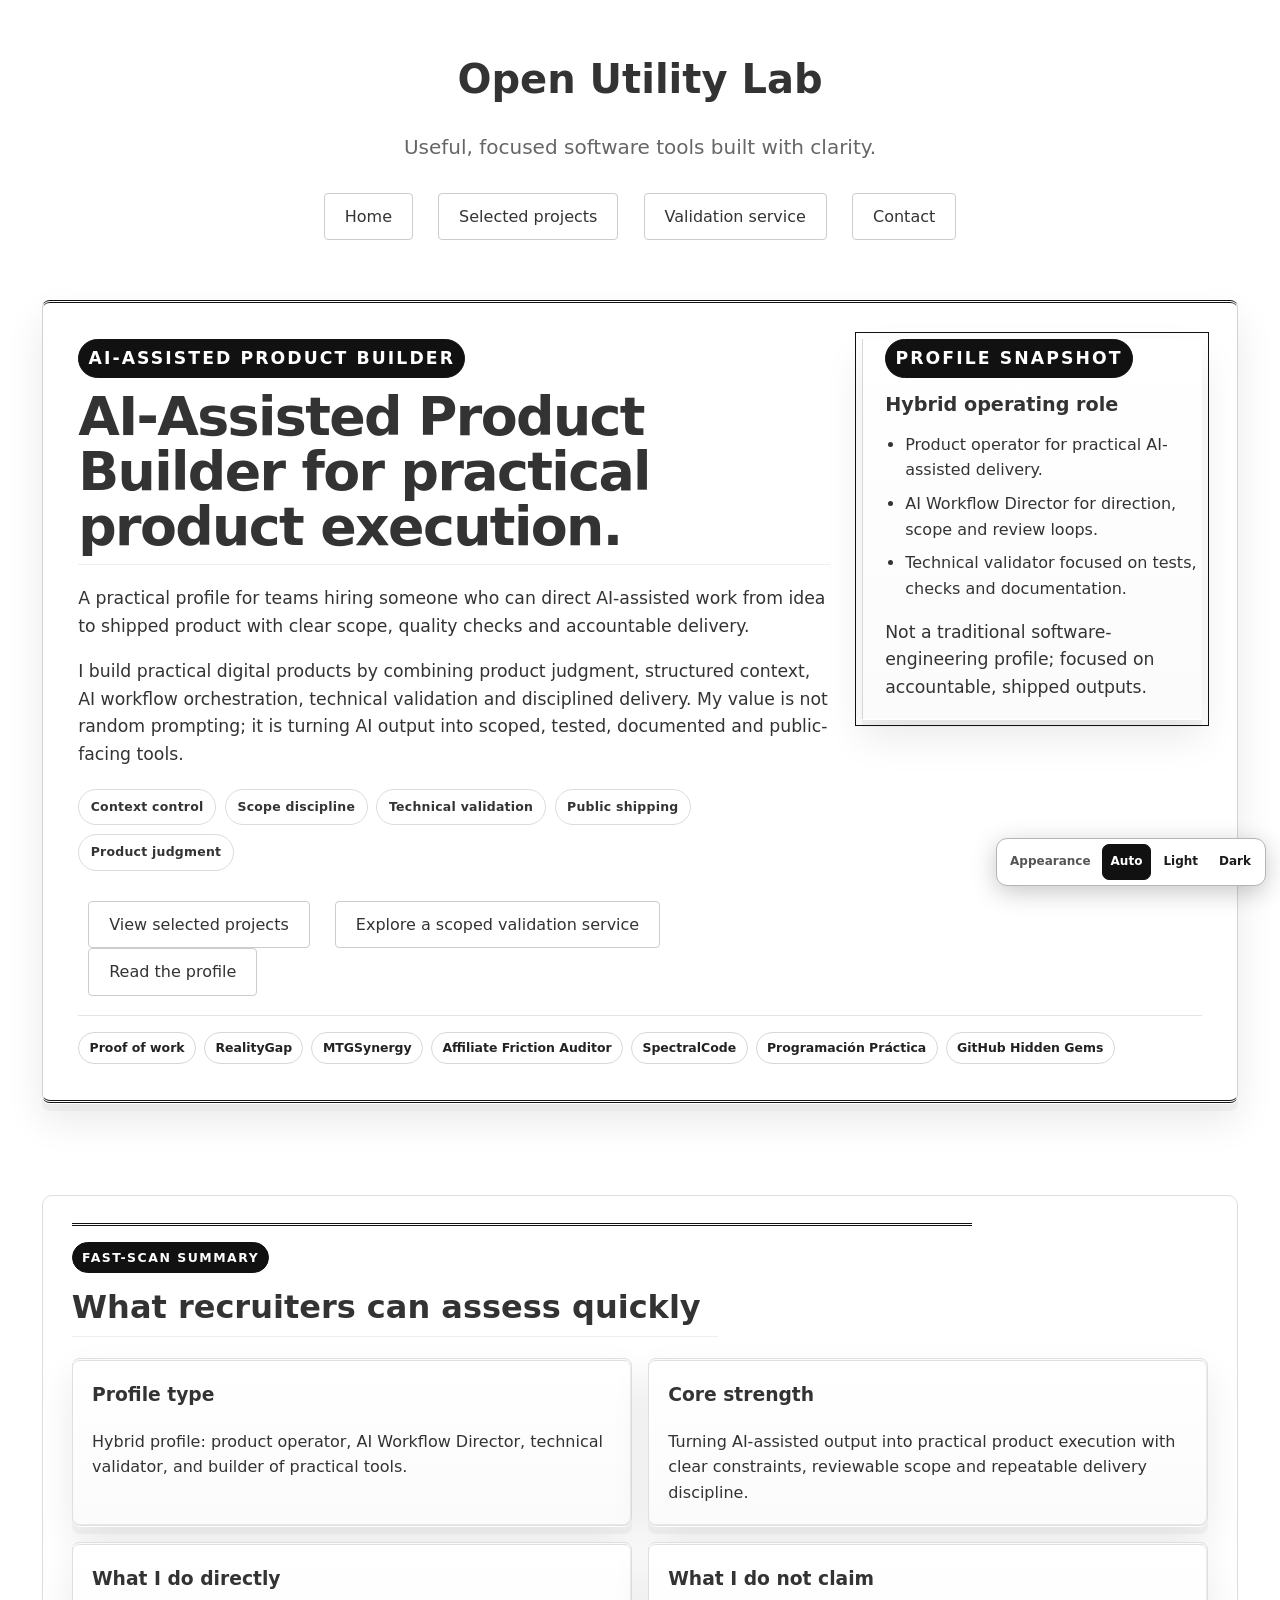
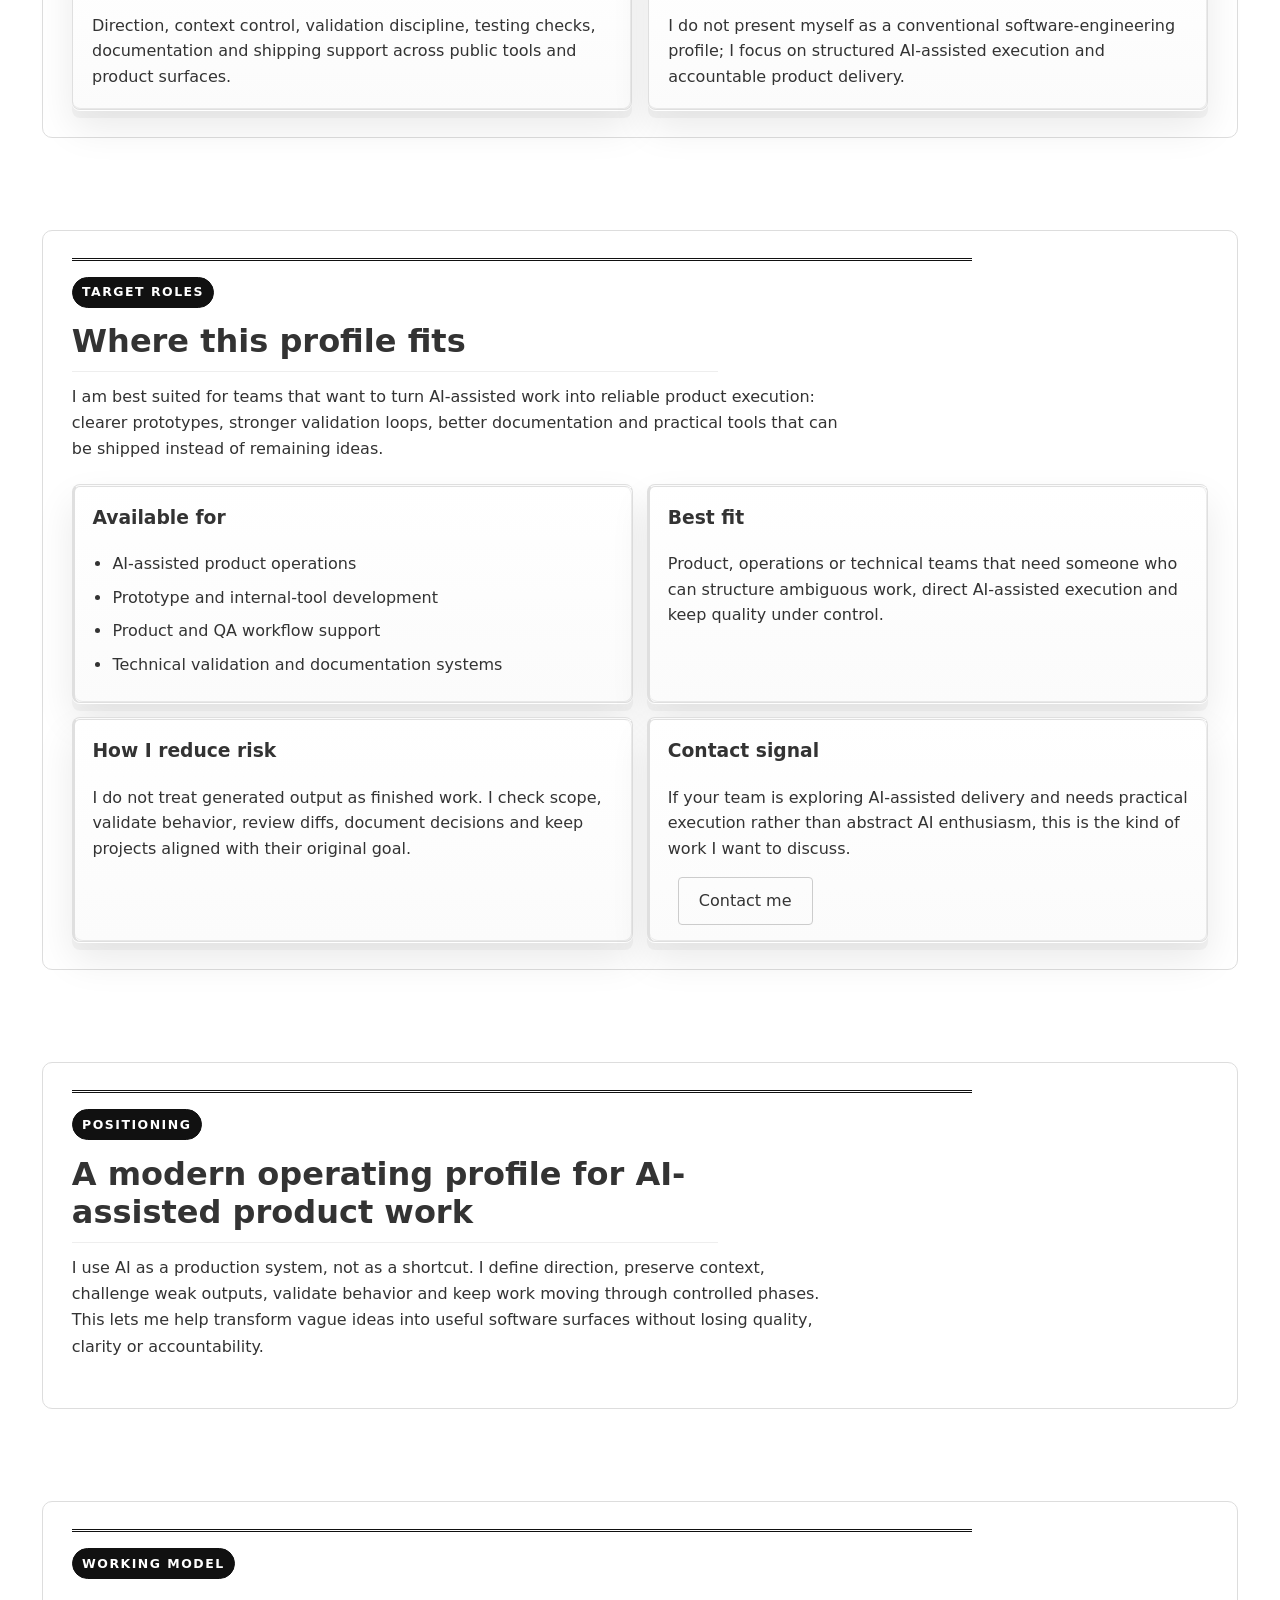
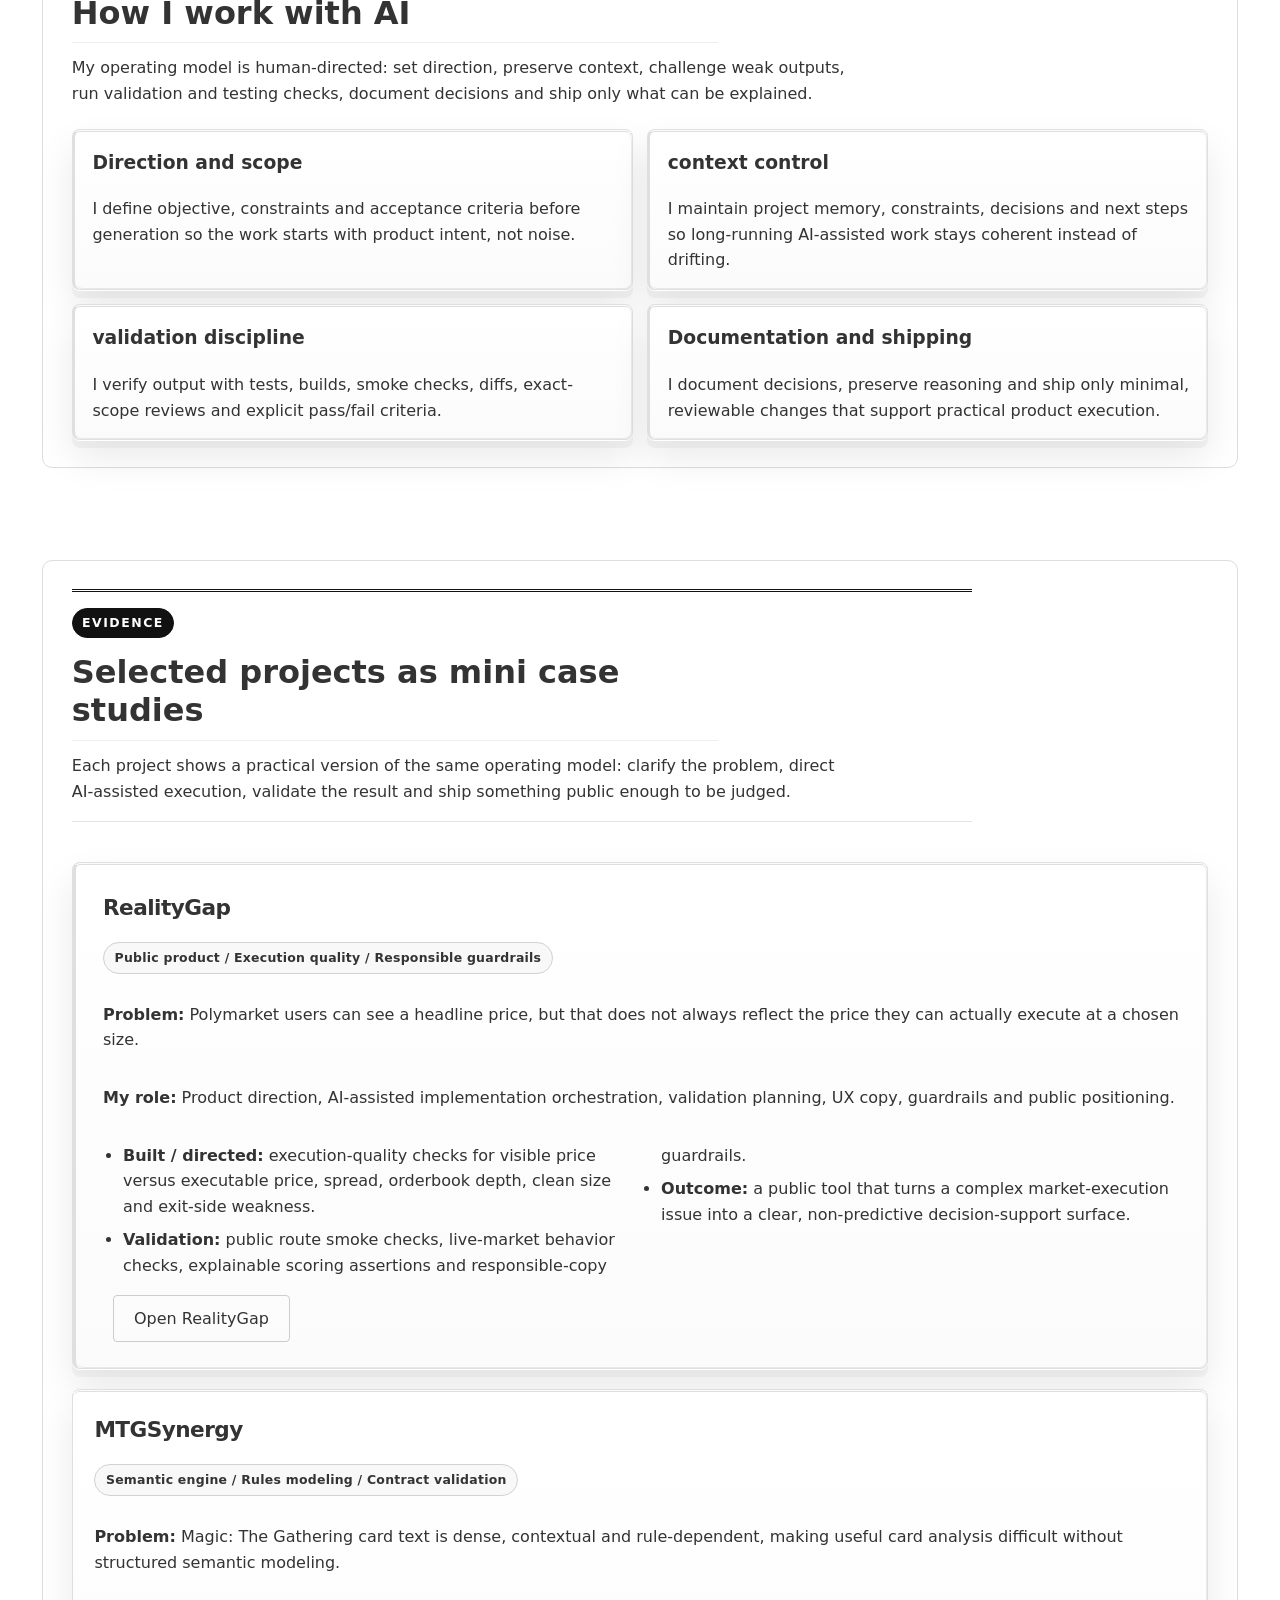
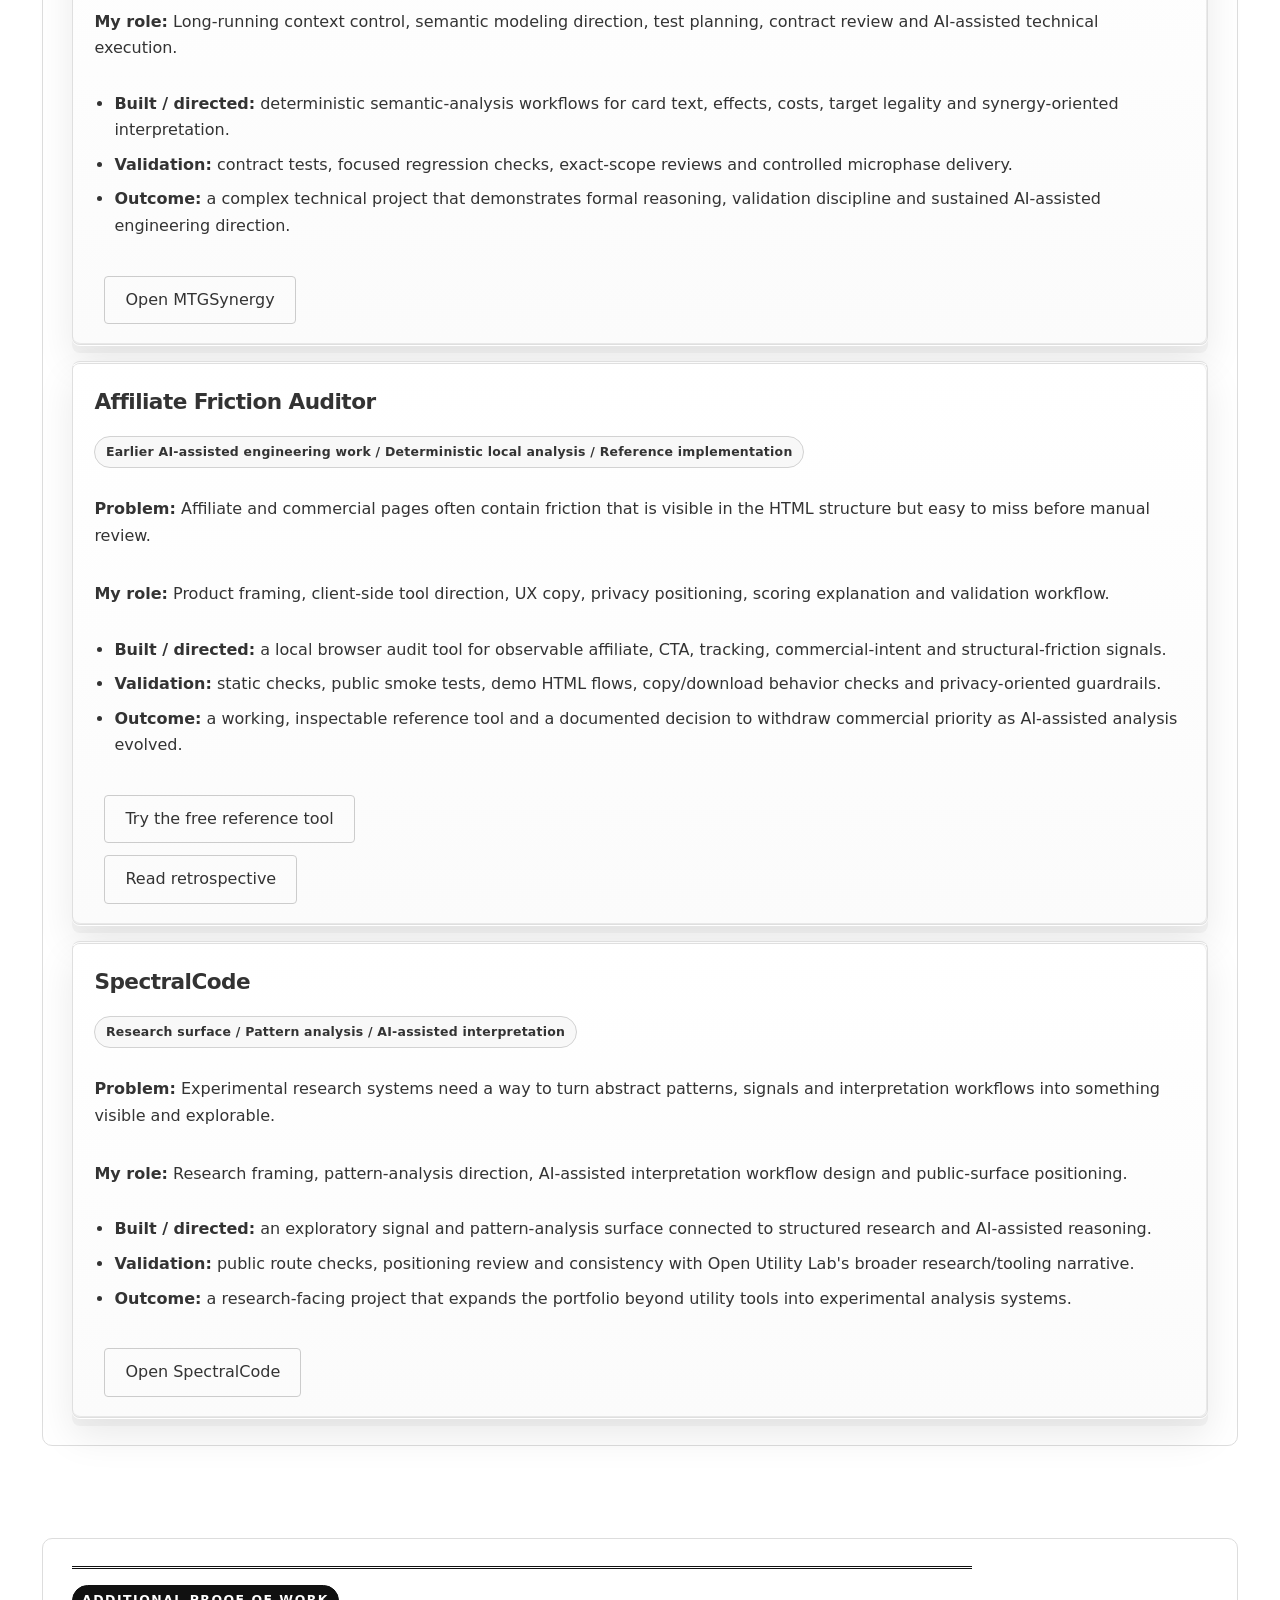
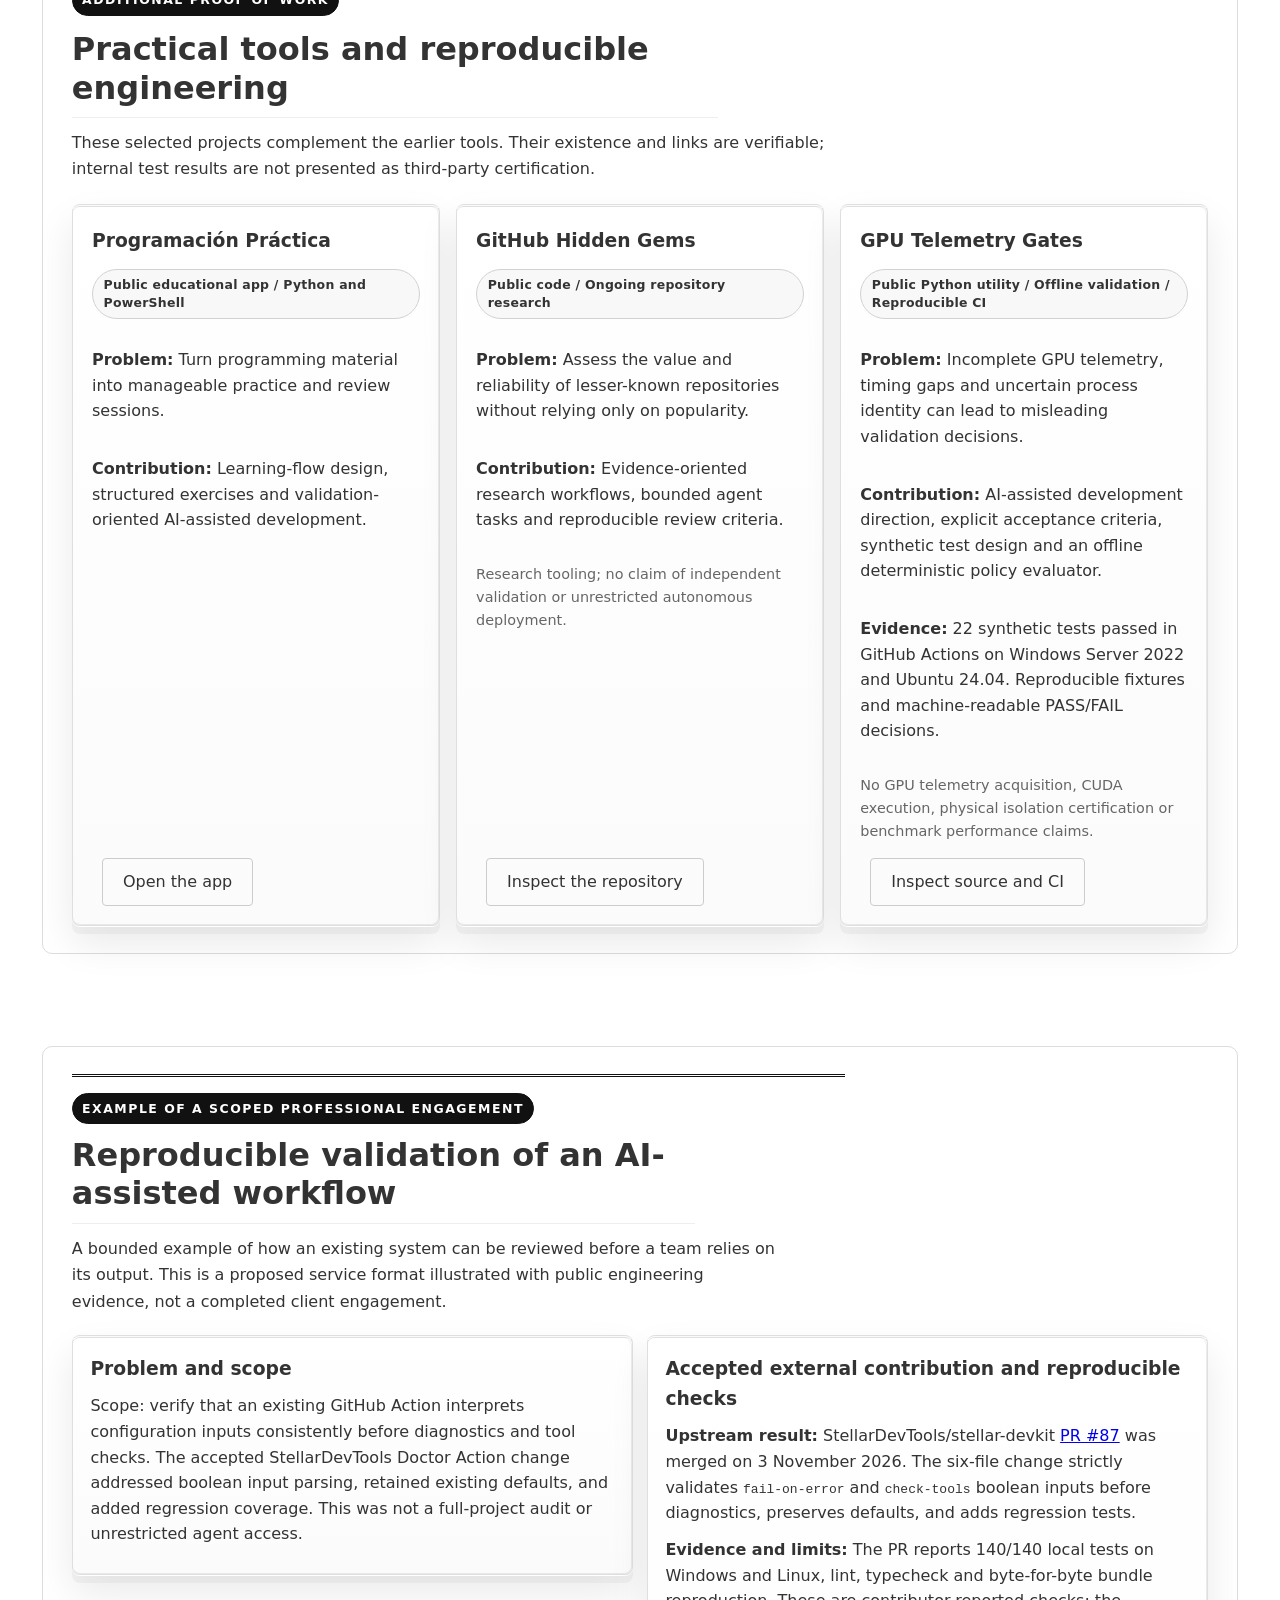
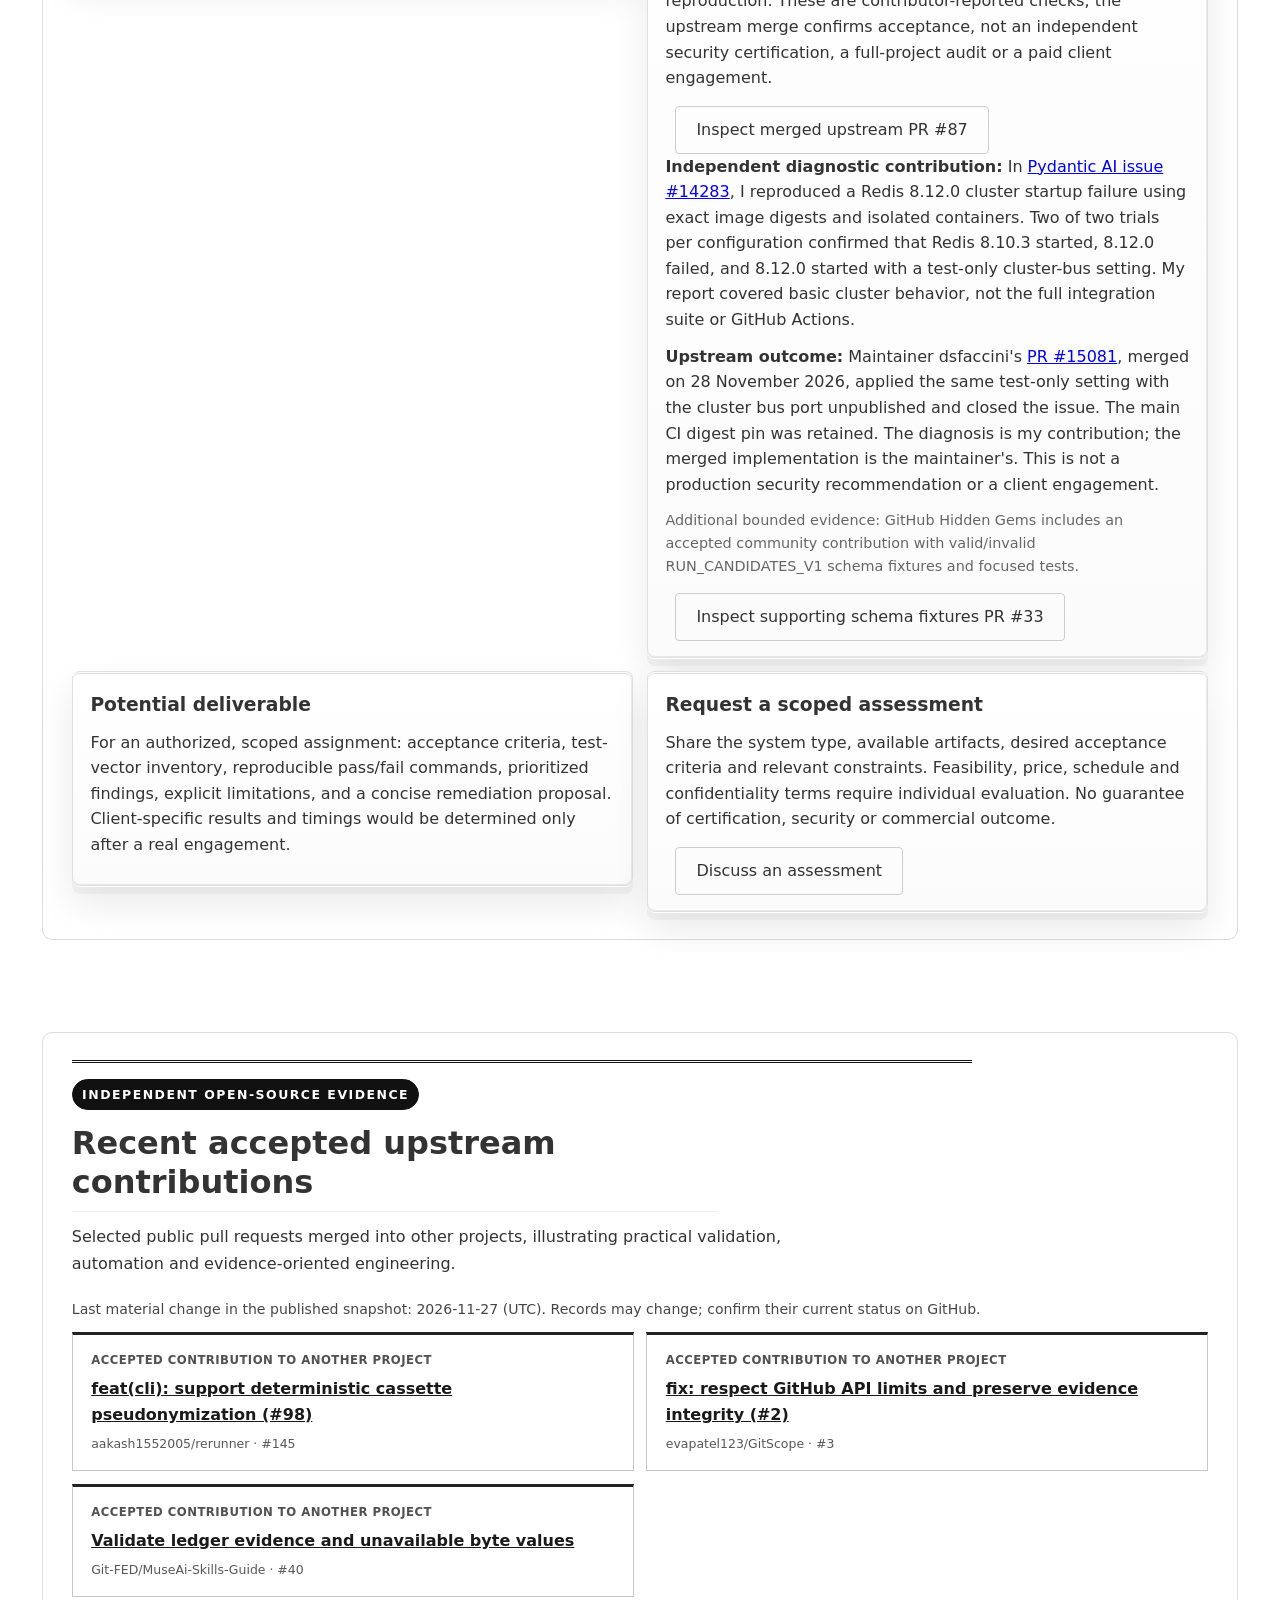
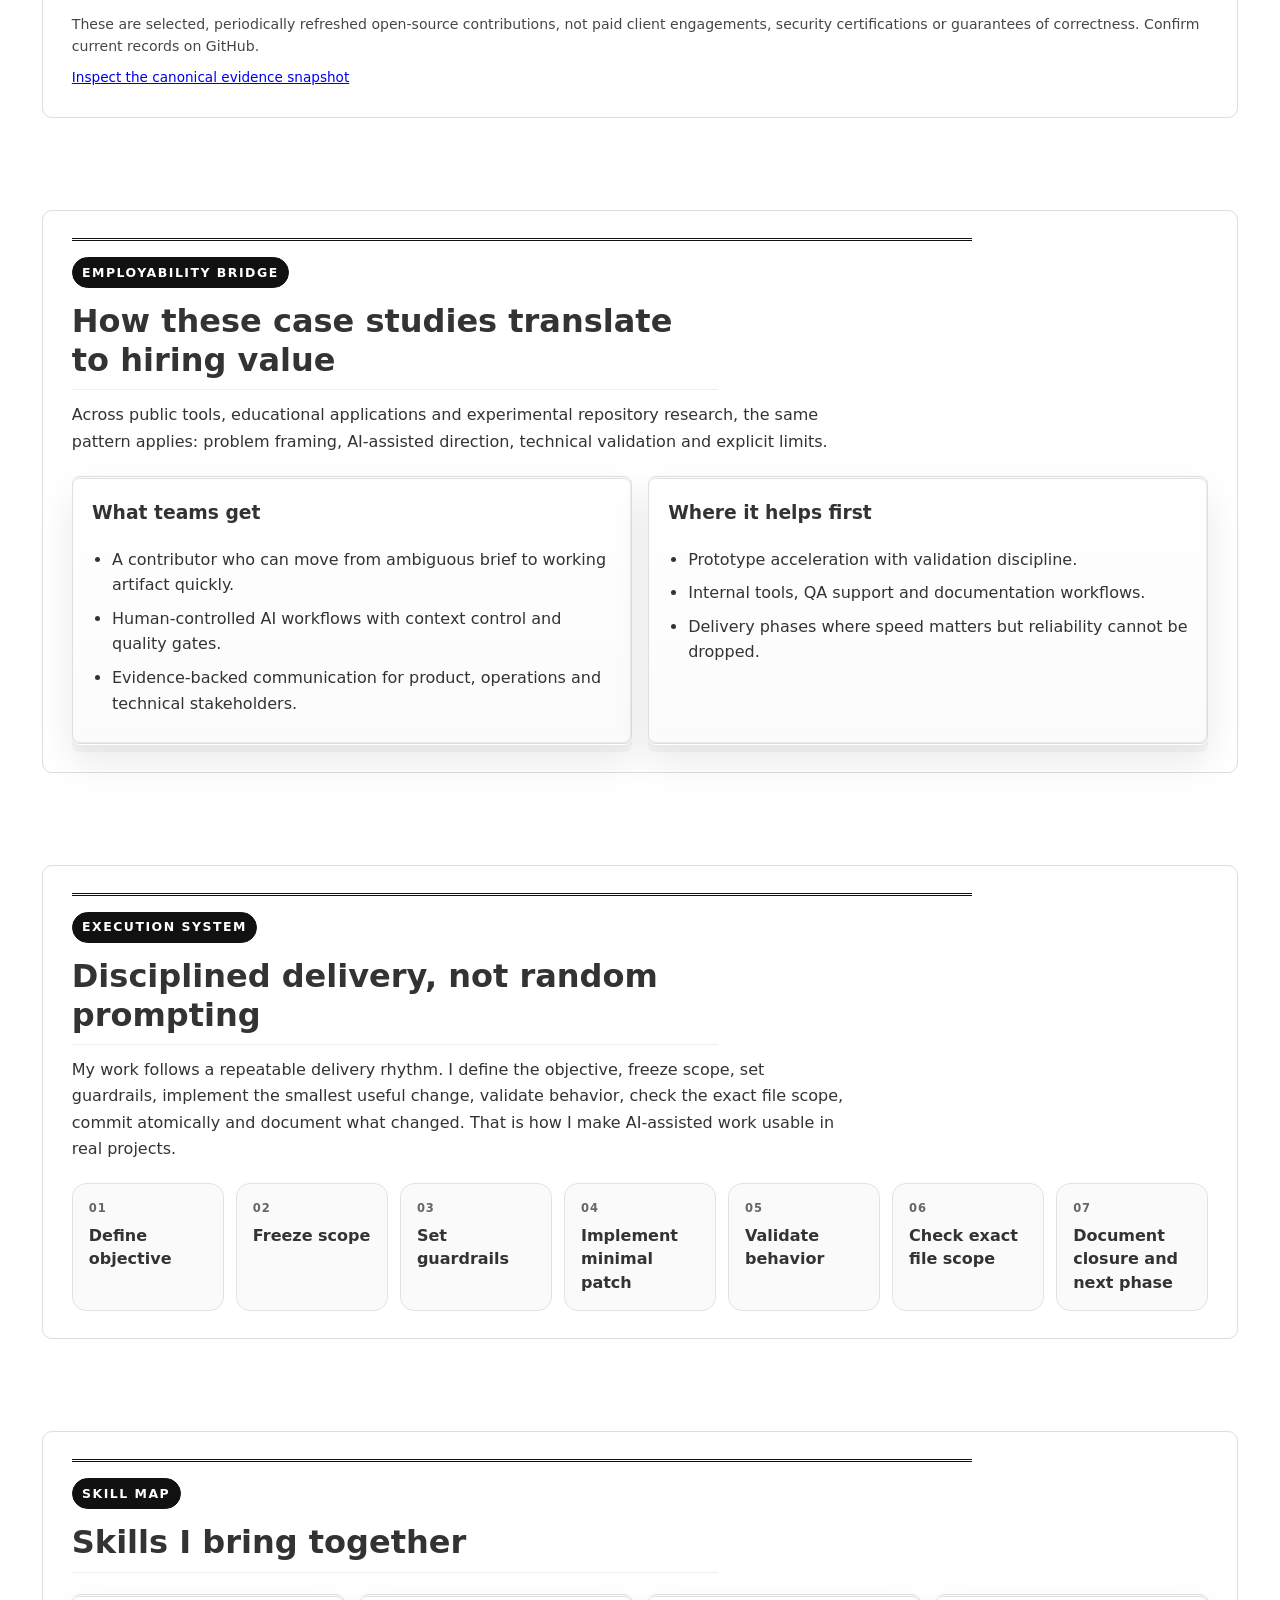
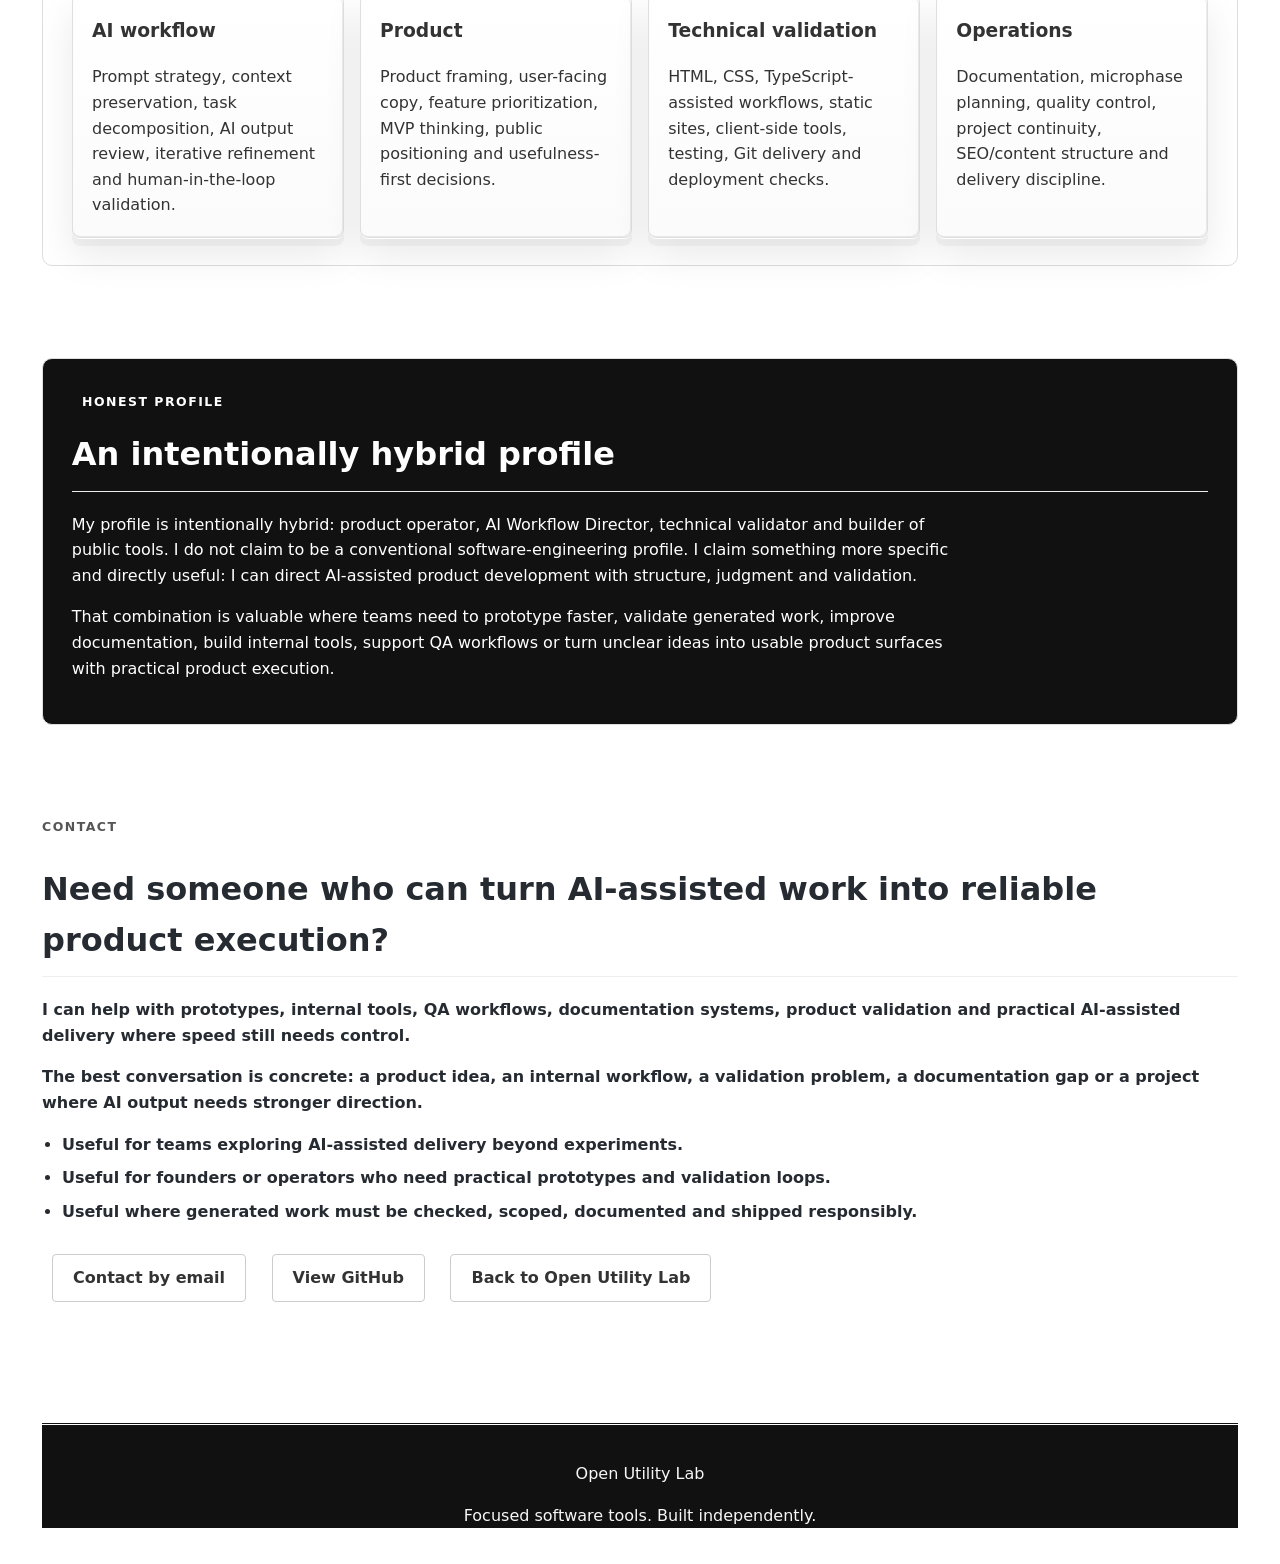
<file: ai-assisted-work/index.html>
<!doctype html>
<html lang="en">
  <head>
    <meta charset="utf-8">
    <meta name="viewport" content="width=device-width, initial-scale=1">
    <title>AI-Assisted Product Builder | Open Utility Lab</title>
    <meta name="description" content="Evidence-led AI-assisted product delivery: educational applications, public utilities, GitHub research and structured validation.">
    <link rel="canonical" href="https://openutilitylab.com/ai-assisted-work/">
    <meta property="og:type" content="profile">
    <meta property="og:title" content="AI-Assisted Product Builder | Open Utility Lab">
    <meta property="og:description" content="Published applications and bounded technical research, with evidence and explicit limitations.">
    <meta property="og:url" content="https://openutilitylab.com/ai-assisted-work/">
    <link rel="stylesheet" href="/styles.css?v=20261021-visual-normalization-v1">
      <meta name="theme-color" content="#11151b" media="(prefers-color-scheme: dark)">
    <meta name="theme-color" content="#ffffff" media="(prefers-color-scheme: light)">
    <link rel="stylesheet" href="/assets/theme.css?v=20261018-v1">
    <script src="/assets/theme.js?v=20261018-v1"></script>
    <script src="/assets/profile-pulse.js?v=20261124-professional-v1" defer></script>
</head>
  <body class="wide-professional-layout canonical-portfolio-layout">
    <!-- OPENUTILITYLAB_AI_ASSISTED_CV_POSITIONING_AND_RECRUITER_READABILITY_V1 -->
    <header>
      <h1>Open Utility Lab</h1>
      <p class="subtitle">Useful, focused software tools built with clarity.</p>
      <nav class="buttons" aria-label="Primary navigation">
        <a href="/" class="button">Home</a>
        <a href="#projects" class="button">Selected projects</a>
        <a href="#validation-service-example" class="button">Validation service</a>
        <a href="mailto:abadbatallajoan@gmail.com" class="button">Contact</a>
      </nav>
    </header>

    <main class="cv-page professional-portfolio visual-maturity portfolio-wide-shell">
      <section class="cv-hero portfolio-hero">
        <div class="cv-hero-layout">
          <div class="cv-hero-copy">
            <p class="eyebrow">AI-Assisted Product Builder</p>
            <h2>AI-Assisted Product Builder for practical product execution.</h2>
            <p>
              A practical profile for teams hiring someone who can direct AI-assisted work from
              idea to shipped product with clear scope, quality checks and accountable delivery.
            </p>
            <p>
              I build practical digital products by combining product judgment, structured context,
              AI workflow orchestration, technical validation and disciplined delivery. My value is not
              random prompting; it is turning AI output into scoped, tested, documented and public-facing tools.
            </p>
            <div class="cv-badge-row" aria-label="Core working principles">
              <span>Context control</span>
              <span>Scope discipline</span>
              <span>Technical validation</span>
              <span>Public shipping</span>
              <span>Product judgment</span>
            </div>
            <div class="buttons">
              <a href="#projects" class="button">View selected projects</a>
              <a href="#validation-service-example" class="button">Explore a scoped validation service</a>
              <a href="#profile" class="button">Read the profile</a>
            </div>
          </div>
          <aside class="profile-snapshot">
            <p class="eyebrow">Profile snapshot</p>
            <h3>Hybrid operating role</h3>
            <ul class="project-points">
              <li>Product operator for practical AI-assisted delivery.</li>
              <li>AI Workflow Director for direction, scope and review loops.</li>
              <li>Technical validator focused on tests, checks and documentation.</li>
            </ul>
            <p>Not a traditional software-engineering profile; focused on accountable, shipped outputs.</p>
          </aside>
        </div>
        <div class="evidence-strip" aria-label="Proof of work">
          <span>Proof of work</span>
          <span>RealityGap</span>
          <span>MTGSynergy</span>
          <span>Affiliate Friction Auditor</span>
          <span>SpectralCode</span>
          <span>Programación Práctica</span>
          <span>GitHub Hidden Gems</span>
        </div>
      </section>
      <section class="cv-section">
        <div class="section-heading">
          <p class="eyebrow">Fast-scan summary</p>
          <h2>What recruiters can assess quickly</h2>
        </div>
        <div class="cv-grid">
          <article class="cv-card">
            <h3>Profile type</h3>
            <p>Hybrid profile: product operator, AI Workflow Director, technical validator, and builder of practical tools.</p>
          </article>
          <article class="cv-card">
            <h3>Core strength</h3>
            <p>Turning AI-assisted output into practical product execution with clear constraints, reviewable scope and repeatable delivery discipline.</p>
          </article>
          <article class="cv-card">
            <h3>What I do directly</h3>
            <p>Direction, context control, validation discipline, testing checks, documentation and shipping support across public tools and product surfaces.</p>
          </article>
          <article class="cv-card">
            <h3>What I do not claim</h3>
            <p>I do not present myself as a conventional software-engineering profile; I focus on structured AI-assisted execution and accountable product delivery.</p>
          </article>
        </div>
      </section>
      <section id="professional-fit" class="cv-section target-roles">
        <div class="section-heading">
          <p class="eyebrow">Target roles</p>
          <h2>Where this profile fits</h2>
          <p>
            I am best suited for teams that want to turn AI-assisted work into reliable product
            execution: clearer prototypes, stronger validation loops, better documentation and
            practical tools that can be shipped instead of remaining ideas.
          </p>
        </div>

        <div class="cv-grid">
          <article class="cv-card">
            <h3>Available for</h3>
            <ul class="project-points">
              <li>AI-assisted product operations</li>
              <li>Prototype and internal-tool development</li>
              <li>Product and QA workflow support</li>
              <li>Technical validation and documentation systems</li>
            </ul>
          </article>

          <article class="cv-card">
            <h3>Best fit</h3>
            <p>
              Product, operations or technical teams that need someone who can structure ambiguous
              work, direct AI-assisted execution and keep quality under control.
            </p>
          </article>

          <article class="cv-card">
            <h3>How I reduce risk</h3>
            <p>
              I do not treat generated output as finished work. I check scope, validate behavior,
              review diffs, document decisions and keep projects aligned with their original goal.
            </p>
          </article>

          <article class="cv-card">
            <h3>Contact signal</h3>
            <p>
              If your team is exploring AI-assisted delivery and needs practical execution rather
              than abstract AI enthusiasm, this is the kind of work I want to discuss.
            </p>
            <a href="mailto:abadbatallajoan@gmail.com" class="button">Contact me</a>
          </article>
        </div>
      </section>

      <section class="cv-section">
        <div class="section-heading">
          <p class="eyebrow">Positioning</p>
          <h2>A modern operating profile for AI-assisted product work</h2>
          <p>
            I use AI as a production system, not as a shortcut. I define direction, preserve
            context, challenge weak outputs, validate behavior and keep work moving through
            controlled phases. This lets me help transform vague ideas into useful software
            surfaces without losing quality, clarity or accountability.
          </p>
        </div>
      </section>

      <section class="cv-section how-i-work-ai">
        <div class="section-heading">
          <p class="eyebrow">Working model</p>
          <h2>How I work with AI</h2>
          <p>
            My operating model is human-directed: set direction, preserve context, challenge weak
            outputs, run validation and testing checks, document decisions and ship only what can be explained.
          </p>
        </div>

        <div class="cv-grid">
          <article class="cv-card">
            <h3>Direction and scope</h3>
            <p>I define objective, constraints and acceptance criteria before generation so the work starts with product intent, not noise.</p>
          </article>

          <article class="cv-card">
            <h3>context control</h3>
            <p>I maintain project memory, constraints, decisions and next steps so long-running AI-assisted work stays coherent instead of drifting.</p>
          </article>

          <article class="cv-card">
            <h3>validation discipline</h3>
            <p>I verify output with tests, builds, smoke checks, diffs, exact-scope reviews and explicit pass/fail criteria.</p>
          </article>

          <article class="cv-card">
            <h3>Documentation and shipping</h3>
            <p>I document decisions, preserve reasoning and ship only minimal, reviewable changes that support practical product execution.</p>
          </article>
        </div>
      </section>
      <!-- OPENUTILITYLAB_AI_ASSISTED_CASE_STUDIES_LAYOUT_READABILITY_REPAIR_V1 -->
      <!-- OPENUTILITYLAB_AI_ASSISTED_CASE_STUDIES_FULL_WIDTH_EDITORIAL_REPAIR_V1 -->
      <section id="projects" class="cv-section case-study-section case-studies-readability-repair case-studies-full-width-editorial-repair">
        <div class="section-heading case-study-editorial-heading">
          <p class="eyebrow">Evidence</p>
          <h2>Selected projects as mini case studies</h2>
          <p>
            Each project shows a practical version of the same operating model: clarify the problem,
            direct AI-assisted execution, validate the result and ship something public enough to be judged.
          </p>
        </div>

        <div class="cv-grid">
          <article class="cv-card case-study-card case-study-feature">
            <h3>RealityGap</h3>
            <p class="case-study-meta">Public product / Execution quality / Responsible guardrails</p>
            <p>
              <strong>Problem:</strong> Polymarket users can see a headline price, but that does not always
              reflect the price they can actually execute at a chosen size.
            </p>
            <p>
              <strong>My role:</strong> Product direction, AI-assisted implementation orchestration, validation
              planning, UX copy, guardrails and public positioning.
            </p>
            <ul class="project-points">
              <li><strong>Built / directed:</strong> execution-quality checks for visible price versus executable price, spread, orderbook depth, clean size and exit-side weakness.</li>
              <li><strong>Validation:</strong> public route smoke checks, live-market behavior checks, explainable scoring assertions and responsible-copy guardrails.</li>
              <li><strong>Outcome:</strong> a public tool that turns a complex market-execution issue into a clear, non-predictive decision-support surface.</li>
            </ul>
            <a href="https://realitygap.openutilitylab.com/" class="button" target="_blank" rel="noopener noreferrer">Open RealityGap</a>
          </article>

          <div class="case-study-wide-supporting-grid case-study-editorial-stack">
            <article class="cv-card case-study-card case-study-readable-card case-study-readable-wide-card">
              <h3>MTGSynergy</h3>
              <p class="case-study-meta">Semantic engine / Rules modeling / Contract validation</p>
              <p>
                <strong>Problem:</strong> Magic: The Gathering card text is dense, contextual and rule-dependent,
                making useful card analysis difficult without structured semantic modeling.
              </p>
              <p>
                <strong>My role:</strong> Long-running context control, semantic modeling direction, test planning,
                contract review and AI-assisted technical execution.
              </p>
              <ul class="project-points">
                <li><strong>Built / directed:</strong> deterministic semantic-analysis workflows for card text, effects, costs, target legality and synergy-oriented interpretation.</li>
                <li><strong>Validation:</strong> contract tests, focused regression checks, exact-scope reviews and controlled microphase delivery.</li>
                <li><strong>Outcome:</strong> a complex technical project that demonstrates formal reasoning, validation discipline and sustained AI-assisted engineering direction.</li>
              </ul>
              <a href="https://mtgsynergy.com" class="button" target="_blank" rel="noopener noreferrer">Open MTGSynergy</a>
            </article>

            <article class="cv-card case-study-card case-study-readable-card case-study-readable-wide-card">
              <h3>Affiliate Friction Auditor</h3>
              <p class="case-study-meta">Earlier AI-assisted engineering work / Deterministic local analysis / Reference implementation</p>
              <p>
                <strong>Problem:</strong> Affiliate and commercial pages often contain friction that is visible in
                the HTML structure but easy to miss before manual review.
              </p>
              <p>
                <strong>My role:</strong> Product framing, client-side tool direction, UX copy, privacy positioning,
                scoring explanation and validation workflow.
              </p>
              <ul class="project-points">
                <li><strong>Built / directed:</strong> a local browser audit tool for observable affiliate, CTA, tracking, commercial-intent and structural-friction signals.</li>
                <li><strong>Validation:</strong> static checks, public smoke tests, demo HTML flows, copy/download behavior checks and privacy-oriented guardrails.</li>
                <li><strong>Outcome:</strong> a working, inspectable reference tool and a documented decision to withdraw commercial priority as AI-assisted analysis evolved.</li>
              </ul>
              <a href="/affiliate-friction-auditor/" class="button">Try the free reference tool</a>
              <a href="https://github.com/JoanAbad82/affiliate-friction-auditor/blob/main/docs/PROJECT_RETROSPECTIVE.md" class="button">Read retrospective</a>
            </article>

            <article class="cv-card case-study-card case-study-readable-card case-study-readable-wide-card">
              <h3>SpectralCode</h3>
              <p class="case-study-meta">Research surface / Pattern analysis / AI-assisted interpretation</p>
              <p>
                <strong>Problem:</strong> Experimental research systems need a way to turn abstract patterns,
                signals and interpretation workflows into something visible and explorable.
              </p>
              <p>
                <strong>My role:</strong> Research framing, pattern-analysis direction, AI-assisted interpretation
                workflow design and public-surface positioning.
              </p>
              <ul class="project-points">
                <li><strong>Built / directed:</strong> an exploratory signal and pattern-analysis surface connected to structured research and AI-assisted reasoning.</li>
                <li><strong>Validation:</strong> public route checks, positioning review and consistency with Open Utility Lab's broader research/tooling narrative.</li>
                <li><strong>Outcome:</strong> a research-facing project that expands the portfolio beyond utility tools into experimental analysis systems.</li>
              </ul>
              <a href="https://www.spectral-code.org/" class="button" target="_blank" rel="noopener noreferrer">Open SpectralCode</a>
            </article>
          </div>
        </div>
      </section>
      <!-- OPENUTILITYLAB_PUBLIC_PROJECT_REFRESH_V1 -->
      <section id="recent-case-studies" class="cv-section current-portfolio-case-studies">
        <div class="section-heading">
          <p class="eyebrow">Additional proof of work</p>
          <h2>Practical tools and reproducible engineering</h2>
          <p>These selected projects complement the earlier tools. Their existence and links are verifiable; internal test results are not presented as third-party certification.</p>
        </div>
        <div class="cv-grid">
          <article class="cv-card">
            <h3>Programación Práctica</h3>
            <p class="case-study-meta">Public educational app / Python and PowerShell</p>
            <p><strong>Problem:</strong> Turn programming material into manageable practice and review sessions.</p>
            <p><strong>Contribution:</strong> Learning-flow design, structured exercises and validation-oriented AI-assisted development.</p>
            <a href="https://programacion-practica.pages.dev/" class="button" target="_blank" rel="noopener noreferrer">Open the app</a>
          </article>
          <article class="cv-card">
            <h3>GitHub Hidden Gems</h3>
            <p class="case-study-meta">Public code / Ongoing repository research</p>
            <p><strong>Problem:</strong> Assess the value and reliability of lesser-known repositories without relying only on popularity.</p>
            <p><strong>Contribution:</strong> Evidence-oriented research workflows, bounded agent tasks and reproducible review criteria.</p>
            <p class="note">Research tooling; no claim of independent validation or unrestricted autonomous deployment.</p>
            <a href="https://github.com/JoanAbad82/github-hidden-gems" class="button" target="_blank" rel="noopener noreferrer">Inspect the repository</a>
          </article>
          <article class="cv-card">
            <h3>GPU Telemetry Gates</h3>
            <p class="case-study-meta">Public Python utility / Offline validation / Reproducible CI</p>
            <p><strong>Problem:</strong> Incomplete GPU telemetry, timing gaps and uncertain process identity can lead to misleading validation decisions.</p>
            <p><strong>Contribution:</strong> AI-assisted development direction, explicit acceptance criteria, synthetic test design and an offline deterministic policy evaluator.</p>
            <p><strong>Evidence:</strong> 22 synthetic tests passed in GitHub Actions on Windows Server 2022 and Ubuntu 24.04. Reproducible fixtures and machine-readable PASS/FAIL decisions.</p>
            <p class="note">No GPU telemetry acquisition, CUDA execution, physical isolation certification or benchmark performance claims.</p>
            <a href="https://github.com/JoanAbad82/gpu-telemetry-gates" class="button" target="_blank" rel="noopener noreferrer">Inspect source and CI</a>
          </article>
        </div>
      </section>
      <!-- VERIFIED_COMMERCIAL_VALIDATION_CASE_V1 -->
      <section id="validation-service-example" class="cv-section" aria-labelledby="validation-case-heading">
        <div class="section-heading">
          <p class="eyebrow">Example of a scoped professional engagement</p>
          <h2 id="validation-case-heading">Reproducible validation of an AI-assisted workflow</h2>
          <p>A bounded example of how an existing system can be reviewed before a team relies on its output. This is a proposed service format illustrated with public engineering evidence, not a completed client engagement.</p>
        </div>
        <div class="cv-grid">
          <article class="cv-card">
            <h3>Problem and scope</h3>
            <p>Scope: verify that an existing GitHub Action interprets configuration inputs consistently before diagnostics and tool checks. The accepted StellarDevTools Doctor Action change addressed boolean input parsing, retained existing defaults, and added regression coverage. This was not a full-project audit or unrestricted agent access.</p>
          </article>
          <article class="cv-card">
            <h3>Accepted external contribution and reproducible checks</h3>
            <p><strong>Upstream result:</strong> StellarDevTools/stellar-devkit <a href="https://github.com/StellarDevTools/stellar-devkit/pull/87" target="_blank" rel="noopener noreferrer">PR #87</a> was merged on 3 November 2026. The six-file change strictly validates <code>fail-on-error</code> and <code>check-tools</code> boolean inputs before diagnostics, preserves defaults, and adds regression tests.</p>
            <p><strong>Evidence and limits:</strong> The PR reports 140/140 local tests on Windows and Linux, lint, typecheck and byte-for-byte bundle reproduction. These are contributor-reported checks; the upstream merge confirms acceptance, not an independent security certification, a full-project audit or a paid client engagement.</p>
            <a href="https://github.com/StellarDevTools/stellar-devkit/pull/87" class="button" target="_blank" rel="noopener noreferrer">Inspect merged upstream PR #87</a>
            <p><strong>Independent diagnostic contribution:</strong> In <a href="https://github.com/pydantic/pydantic-ai/issues/14283#issuecomment-7129782397" target="_blank" rel="noopener noreferrer">Pydantic AI issue #14283</a>, I reproduced a Redis 8.12.0 cluster startup failure using exact image digests and isolated containers. Two of two trials per configuration confirmed that Redis 8.10.3 started, 8.12.0 failed, and 8.12.0 started with a test-only cluster-bus setting. My report covered basic cluster behavior, not the full integration suite or GitHub Actions.</p>
            <p><strong>Upstream outcome:</strong> Maintainer dsfaccini's <a href="https://github.com/pydantic/pydantic-ai/pull/15081" target="_blank" rel="noopener noreferrer">PR #15081</a>, merged on 28 November 2026, applied the same test-only setting with the cluster bus port unpublished and closed the issue. The main CI digest pin was retained. The diagnosis is my contribution; the merged implementation is the maintainer's. This is not a production security recommendation or a client engagement.</p>
            <p class="note">Additional bounded evidence: GitHub Hidden Gems includes an accepted community contribution with valid/invalid RUN_CANDIDATES_V1 schema fixtures and focused tests.</p>
            <a href="https://github.com/JoanAbad82/github-hidden-gems/pull/33" class="button" target="_blank" rel="noopener noreferrer">Inspect supporting schema fixtures PR #33</a>
          </article>
          <article class="cv-card">
            <h3>Potential deliverable</h3>
            <p>For an authorized, scoped assignment: acceptance criteria, test-vector inventory, reproducible pass/fail commands, prioritized findings, explicit limitations, and a concise remediation proposal. Client-specific results and timings would be determined only after a real engagement.</p>
          </article>
          <article class="cv-card">
            <h3>Request a scoped assessment</h3>
            <p>Share the system type, available artifacts, desired acceptance criteria and relevant constraints. Feasibility, price, schedule and confidentiality terms require individual evaluation. No guarantee of certification, security or commercial outcome.</p>
            <a href="mailto:abadbatallajoan@gmail.com?subject=Scoped%20AI%20workflow%20validation%20inquiry" class="button">Discuss an assessment</a>
          </article>
        </div>
      </section>
      <section id="github-activity" class="cv-section" aria-labelledby="professional-pulse-heading">
        <div class="section-heading">
          <p class="eyebrow">Independent open-source evidence</p>
          <h2 id="professional-pulse-heading">Recent accepted upstream contributions</h2>
          <p>Selected public pull requests merged into other projects, illustrating practical validation, automation and evidence-oriented engineering.</p>
        </div>
        <p id="pulse-evidence-status" class="pulse-evidence-status" role="status" aria-live="polite">The canonical GitHub snapshot is available below. Recent accepted contributions are displayed when the local snapshot is available.</p>
        <ul id="pulse-evidence-list" class="pulse-evidence-list" data-pulse-mode="accepted-upstream" aria-label="Recent accepted upstream contributions"></ul>
        <p class="pulse-evidence-note">These are selected, periodically refreshed open-source contributions, not paid client engagements, security certifications or guarantees of correctness. Confirm current records on GitHub.</p>
        <a href="https://github.com/JoanAbad82/JoanAbad82/blob/main/profile-pulse.json" class="pulse-source-link" target="_blank" rel="noopener noreferrer">Inspect the canonical evidence snapshot</a>
      </section>
      <section class="cv-section">
        <div class="section-heading">
          <p class="eyebrow">Employability bridge</p>
          <h2>How these case studies translate to hiring value</h2>
          <p>
            Across public tools, educational applications and experimental repository research, the same pattern applies:
            problem framing, AI-assisted direction, technical validation and explicit limits.
          </p>
        </div>
        <div class="cv-grid">
          <article class="cv-card">
            <h3>What teams get</h3>
            <ul class="project-points">
              <li>A contributor who can move from ambiguous brief to working artifact quickly.</li>
              <li>Human-controlled AI workflows with context control and quality gates.</li>
              <li>Evidence-backed communication for product, operations and technical stakeholders.</li>
            </ul>
          </article>
          <article class="cv-card">
            <h3>Where it helps first</h3>
            <ul class="project-points">
              <li>Prototype acceleration with validation discipline.</li>
              <li>Internal tools, QA support and documentation workflows.</li>
              <li>Delivery phases where speed matters but reliability cannot be dropped.</li>
            </ul>
          </article>
        </div>
      </section>

<section class="cv-section">
        <div class="section-heading">
          <p class="eyebrow">Execution system</p>
          <h2>Disciplined delivery, not random prompting</h2>
          <p>
            My work follows a repeatable delivery rhythm. I define the objective, freeze scope,
            set guardrails, implement the smallest useful change, validate behavior, check the
            exact file scope, commit atomically and document what changed. That is how I make
            AI-assisted work usable in real projects.
          </p>
        </div>

        <ol class="cv-steps">
          <li>Define objective</li>
          <li>Freeze scope</li>
          <li>Set guardrails</li>
          <li>Implement minimal patch</li>
          <li>Validate behavior</li>
          <li>Check exact file scope</li>
          <li>Document closure and next phase</li>
        </ol>
      </section>

      <section class="cv-section">
        <div class="section-heading">
          <p class="eyebrow">Skill map</p>
          <h2>Skills I bring together</h2>
        </div>

        <div class="cv-grid cv-grid-four">
          <article class="cv-card">
            <h3>AI workflow</h3>
            <p>Prompt strategy, context preservation, task decomposition, AI output review, iterative refinement and human-in-the-loop validation.</p>
          </article>

          <article class="cv-card">
            <h3>Product</h3>
            <p>Product framing, user-facing copy, feature prioritization, MVP thinking, public positioning and usefulness-first decisions.</p>
          </article>

          <article class="cv-card">
            <h3>Technical validation</h3>
            <p>HTML, CSS, TypeScript-assisted workflows, static sites, client-side tools, testing, Git delivery and deployment checks.</p>
          </article>

          <article class="cv-card">
            <h3>Operations</h3>
            <p>Documentation, microphase planning, quality control, project continuity, SEO/content structure and delivery discipline.</p>
          </article>
        </div>
      </section>

      <section id="profile" class="cv-section cv-profile">
        <p class="eyebrow">Honest profile</p>
        <h2>An intentionally hybrid profile</h2>
        <p>
          My profile is intentionally hybrid: product operator, AI Workflow Director, technical
          validator and builder of public tools. I do not claim to be a conventional software-engineering profile. I claim something more specific and directly useful: I can direct
          AI-assisted product development with structure, judgment and validation.
        </p>
        <p>
          That combination is valuable where teams need to prototype faster, validate generated
          work, improve documentation, build internal tools, support QA workflows or turn unclear
          ideas into usable product surfaces with practical product execution.
        </p>
      </section>
      <section id="contact-conversion" class="cta">
        <p class="eyebrow">Contact</p>
        <h2>Need someone who can turn AI-assisted work into reliable product execution?</h2>
        <p>
          I can help with prototypes, internal tools, QA workflows, documentation systems,
          product validation and practical AI-assisted delivery where speed still needs control.
        </p>
        <p>
          The best conversation is concrete: a product idea, an internal workflow, a validation
          problem, a documentation gap or a project where AI output needs stronger direction.
        </p>
        <ul class="project-points">
          <li>Useful for teams exploring AI-assisted delivery beyond experiments.</li>
          <li>Useful for founders or operators who need practical prototypes and validation loops.</li>
          <li>Useful where generated work must be checked, scoped, documented and shipped responsibly.</li>
        </ul>
        <div class="buttons">
          <a href="mailto:abadbatallajoan@gmail.com" class="button">Contact by email</a>
          <a href="https://github.com/JoanAbad82" class="button" target="_blank" rel="noopener noreferrer">View GitHub</a>
          <a href="/" class="button">Back to Open Utility Lab</a>
        </div>
      </section>
</main>

    <footer>
      <p>Open Utility Lab</p>
      <p>Focused software tools. Built independently.</p>
    </footer>
  </body>
</html>
</file>
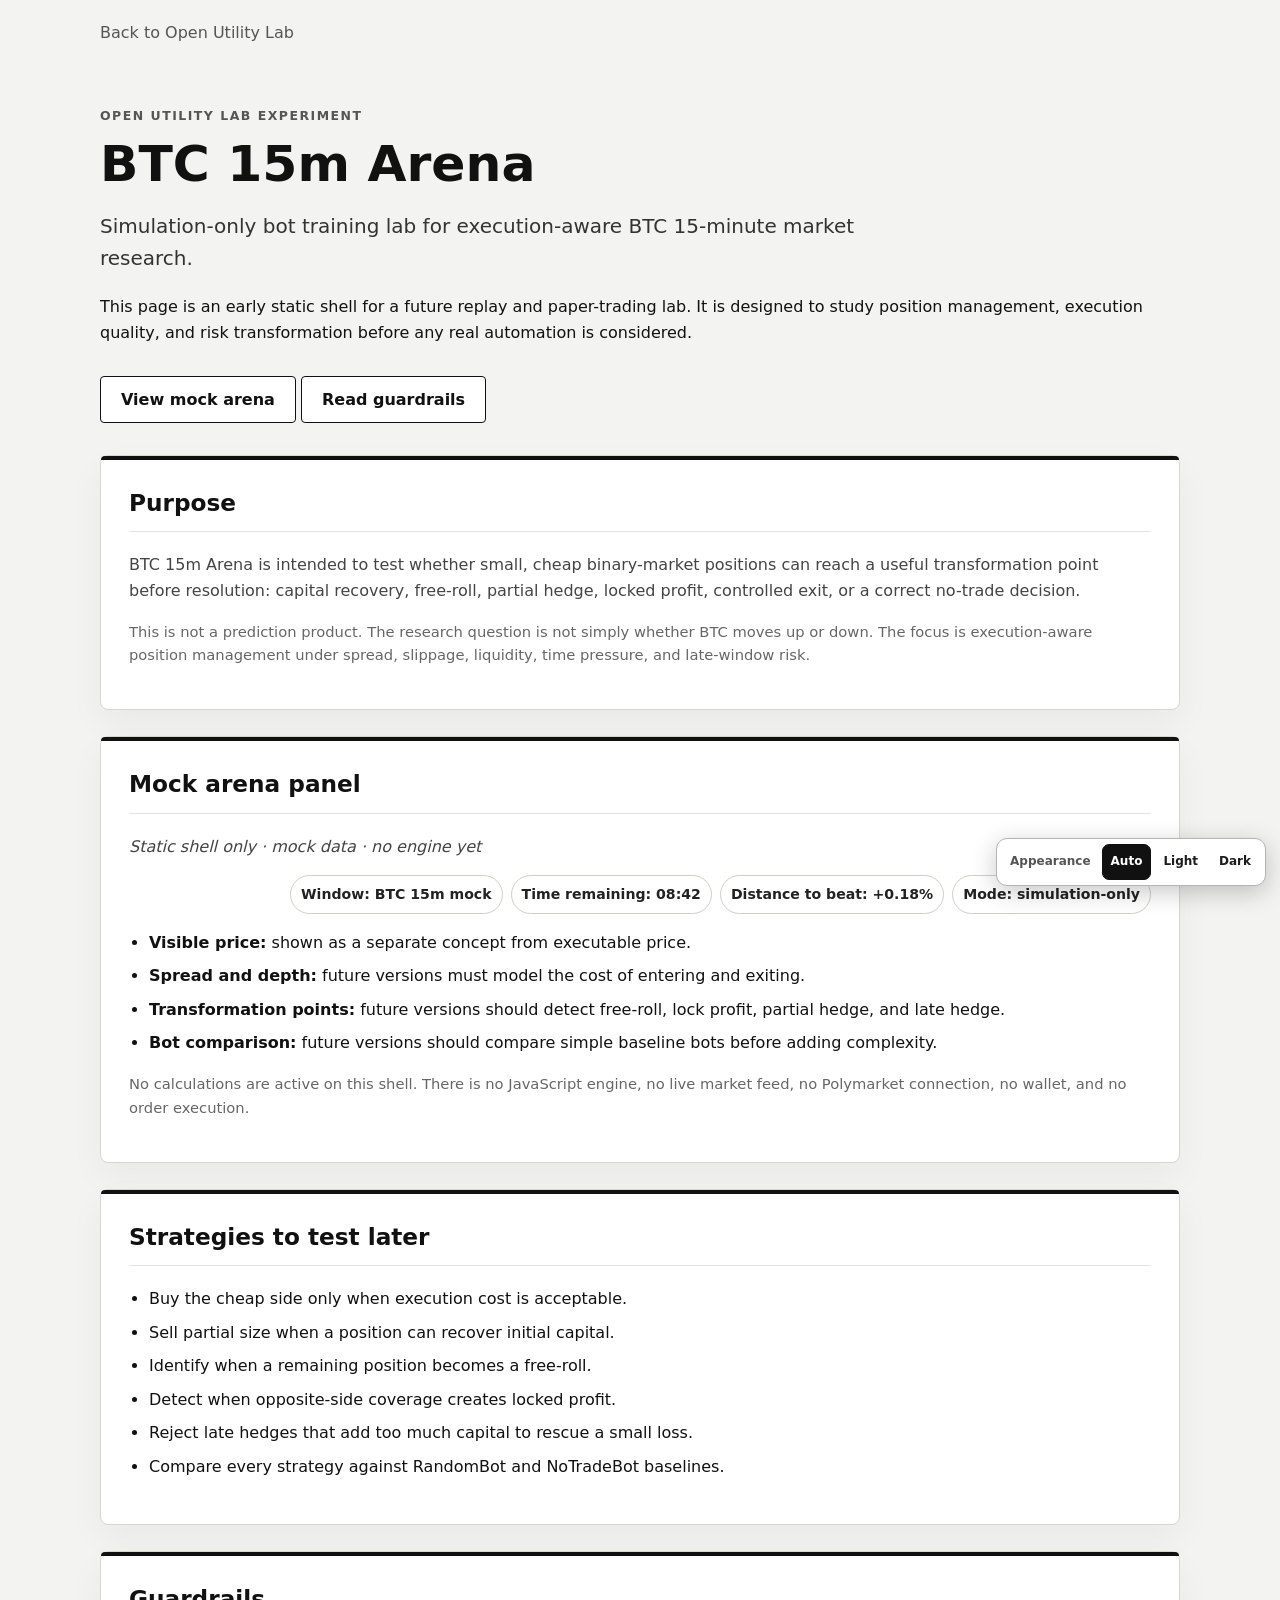
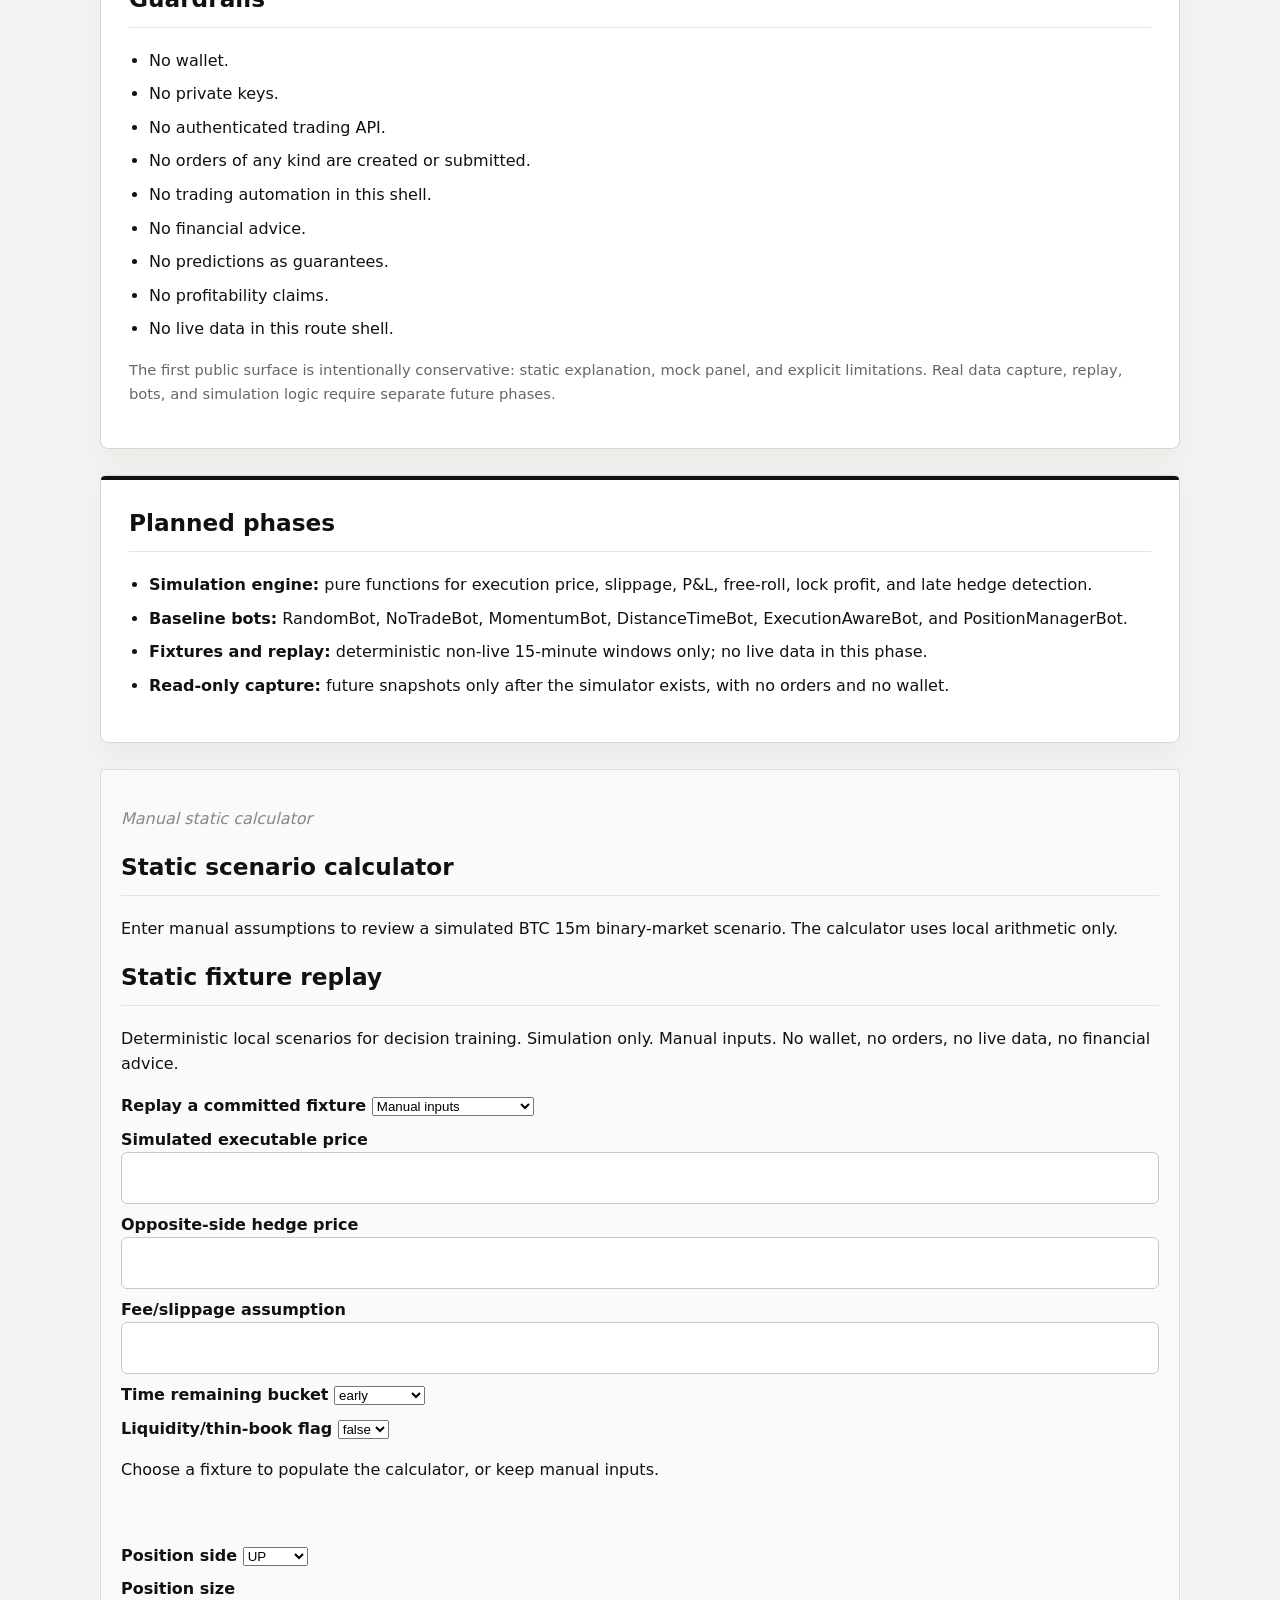
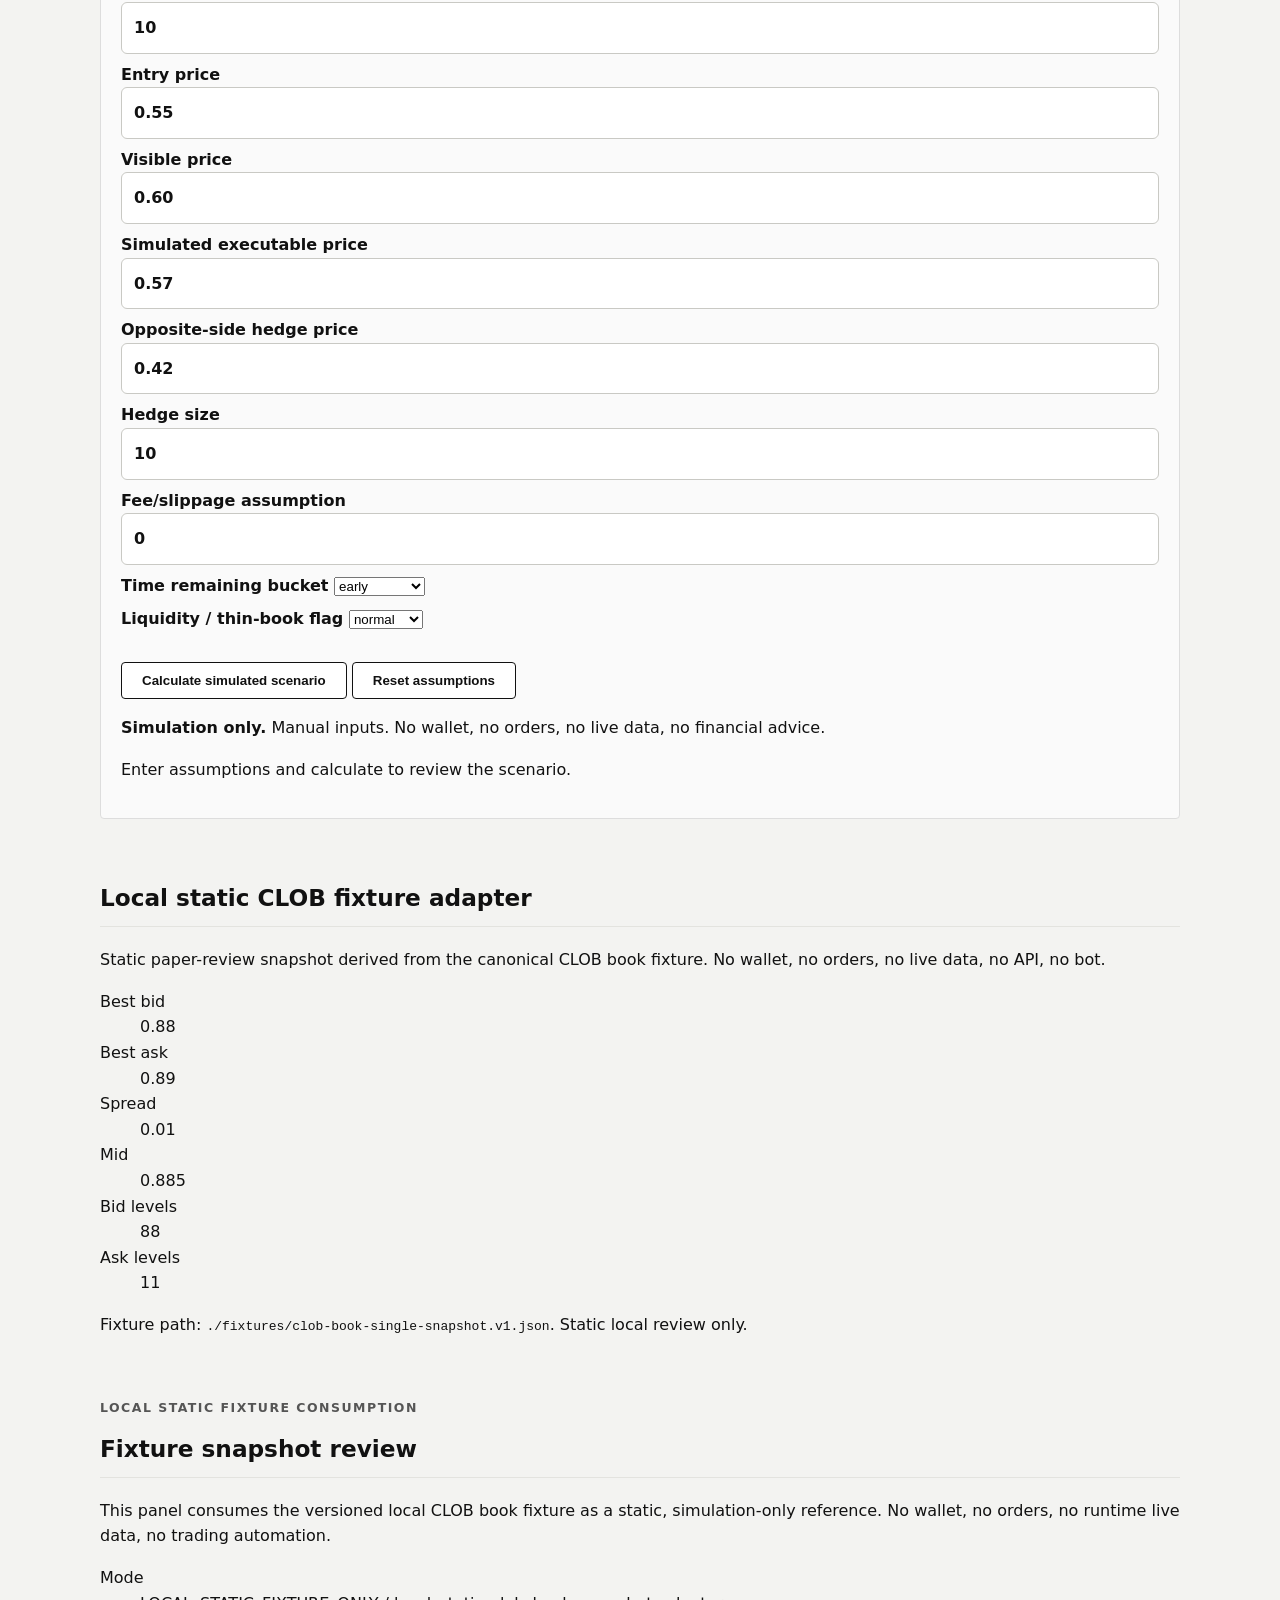
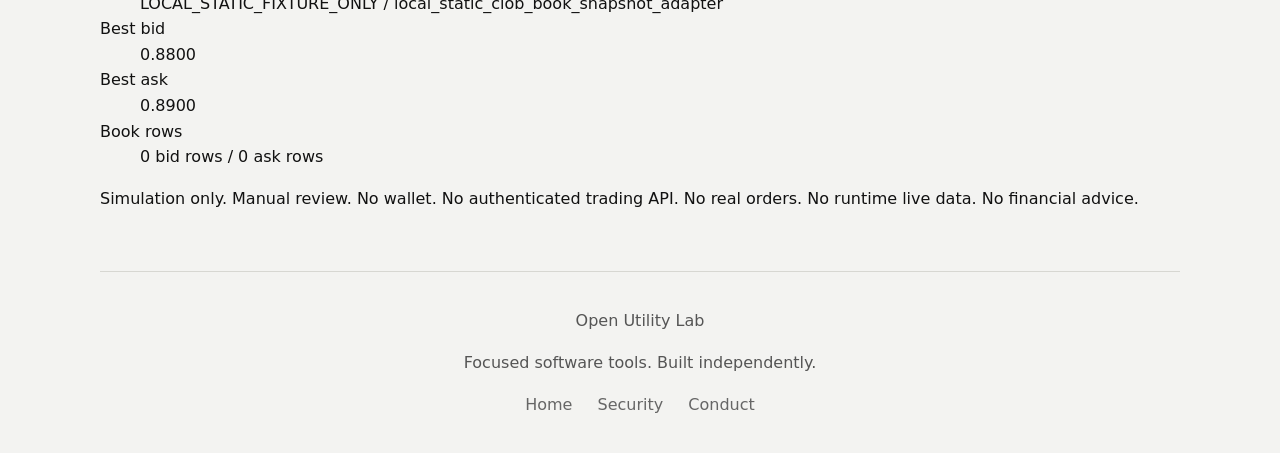
<file: btc-15m-arena/index.html>
<!DOCTYPE html>
<html lang="en">
<head>
    <meta charset="UTF-8">
    <meta name="viewport" content="width=device-width, initial-scale=1.0">
    <title>BTC 15m Arena | Open Utility Lab</title>
    <meta name="description" content="BTC 15m Arena is a simulation-only route shell for a future Open Utility Lab bot-training lab focused on execution-aware Bitcoin 15-minute binary market research.">
    <link rel="stylesheet" href="/styles.css">
    <meta name="theme-color" content="#11151b" media="(prefers-color-scheme: dark)">
    <meta name="theme-color" content="#ffffff" media="(prefers-color-scheme: light)">
    <link rel="stylesheet" href="/assets/theme.css?v=20261018-v1">
    <script src="/assets/theme.js?v=20261018-v1"></script>
</head>
<body class="tool-page">
    <nav class="page-nav tool-nav" aria-label="Site navigation">
        <a href="../">Back to Open Utility Lab</a>
    </nav>

    <header class="tool-hero">
        <p class="eyebrow">Open Utility Lab experiment</p>
        <h1>BTC 15m Arena</h1>
        <p class="subtitle">Simulation-only bot training lab for execution-aware BTC 15-minute market research.</p>
        <p>
            This page is an early static shell for a future replay and paper-trading lab. It is designed to study position management,
            execution quality, and risk transformation before any real automation is considered.
        </p>
        <div class="buttons">
            <a href="#mock-arena" class="button">View mock arena</a>
            <a href="#guardrails" class="button">Read guardrails</a>
        </div>
    </header>

    <main>
        <section class="tool-panel zone-card" aria-labelledby="purpose-title">
            <h2 id="purpose-title">Purpose</h2>
            <p>
                BTC 15m Arena is intended to test whether small, cheap binary-market positions can reach a useful transformation point
                before resolution: capital recovery, free-roll, partial hedge, locked profit, controlled exit, or a correct no-trade decision.
            </p>
            <p class="note">
                This is not a prediction product. The research question is not simply whether BTC moves up or down. The focus is execution-aware
                position management under spread, slippage, liquidity, time pressure, and late-window risk.
            </p>
        </section>

        <section class="tool-panel zone-card" id="mock-arena" aria-labelledby="mock-arena-title">
            <h2 id="mock-arena-title">Mock arena panel</h2>
            <p class="status">Static shell only &middot; mock data &middot; no engine yet</p>

            <div class="status-strip" aria-label="Mock market state">
                <span>Window: BTC 15m mock</span>
                <span>Time remaining: 08:42</span>
                <span>Distance to beat: +0.18%</span>
                <span>Mode: simulation-only</span>
            </div>

            <ul class="project-points">
                <li><strong>Visible price:</strong> shown as a separate concept from executable price.</li>
                <li><strong>Spread and depth:</strong> future versions must model the cost of entering and exiting.</li>
                <li><strong>Transformation points:</strong> future versions should detect free-roll, lock profit, partial hedge, and late hedge.</li>
                <li><strong>Bot comparison:</strong> future versions should compare simple baseline bots before adding complexity.</li>
            </ul>

            <p class="note">
                No calculations are active on this shell. There is no JavaScript engine, no live market feed, no Polymarket connection,
                no wallet, and no order execution.
            </p>
        </section>

        <section class="tool-panel zone-card" aria-labelledby="strategies-title">
            <h2 id="strategies-title">Strategies to test later</h2>
            <ul class="project-points">
                <li>Buy the cheap side only when execution cost is acceptable.</li>
                <li>Sell partial size when a position can recover initial capital.</li>
                <li>Identify when a remaining position becomes a free-roll.</li>
                <li>Detect when opposite-side coverage creates locked profit.</li>
                <li>Reject late hedges that add too much capital to rescue a small loss.</li>
                <li>Compare every strategy against RandomBot and NoTradeBot baselines.</li>
            </ul>
        </section>

        <section class="tool-panel zone-card" id="guardrails" aria-labelledby="guardrails-title">
            <h2 id="guardrails-title">Guardrails</h2>
            <ul class="project-points">
                <li>No wallet.</li>
                <li>No private keys.</li>
                <li>No authenticated trading API.</li>
                <li>No orders of any kind are created or submitted.</li>
                <li>No trading automation in this shell.</li>
                <li>No financial advice.</li>
                <li>No predictions as guarantees.</li>
                <li>No profitability claims.</li>
                <li>No live data in this route shell.</li>
            </ul>
            <p class="note">
                The first public surface is intentionally conservative: static explanation, mock panel, and explicit limitations.
                Real data capture, replay, bots, and simulation logic require separate future phases.
            </p>
        </section>

        <section class="tool-panel zone-card" aria-labelledby="next-title">
            <h2 id="next-title">Planned phases</h2>
            <ul class="project-points">
                <li><strong>Simulation engine:</strong> pure functions for execution price, slippage, P&amp;L, free-roll, lock profit, and late hedge detection.</li>
                <li><strong>Baseline bots:</strong> RandomBot, NoTradeBot, MomentumBot, DistanceTimeBot, ExecutionAwareBot, and PositionManagerBot.</li>
                <li><strong>Fixtures and replay:</strong> deterministic non-live 15-minute windows only; no live data in this phase.</li>
                <li><strong>Read-only capture:</strong> future snapshots only after the simulator exists, with no orders and no wallet.</li>
            </ul>
        </section>
    <section class="btc-calculator" aria-labelledby="scenario-calculator-title">
      <div class="project-card">
        <p class="status">Manual static calculator</p>
        <h2 id="scenario-calculator-title">Static scenario calculator</h2>
        <p>
          Enter manual assumptions to review a simulated BTC 15m binary-market scenario. The calculator uses local arithmetic only.
        </p>

                <section class="arena-panel" aria-labelledby="fixture-replay-title">
          <h2 id="fixture-replay-title">Static fixture replay</h2>
          <p>
            Deterministic local scenarios for decision training. Simulation only. Manual inputs.
            No wallet, no orders, no live data, no financial advice.
          </p>

          <div class="arena-grid">
            <label for="btc15m-fixture-preset">
              Replay a committed fixture
              <select id="btc15m-fixture-preset" name="btc15mFixturePreset">
              <option value="">Manual inputs</option>
              <option value="scenario_a_clean_no_trade">Clean no-trade</option>
              <option value="scenario_b_paper_entry_only">Paper entry only</option>
              <option value="scenario_c_free_roll_candidate">Free-roll candidate</option>
              <option value="scenario_d_lock_profit_candidate">Lock-profit candidate</option>
              <option value="scenario_e_late_hedge_danger">Late hedge danger</option>
              <option value="scenario_f_exit_trap">Exit trap</option>
              <option value="scenario_g_execution_gap_warning">Execution gap warning</option>
              <option value="scenario_h_thin_book_false_comfort">Thin-book false comfort</option>
              </select>
            </label>

            <label for="btc-simulated-executable-price">
              Simulated executable price
              <input id="btc-simulated-executable-price" name="simulatedExecutablePrice" type="number" step="0.0001" min="0" max="1" inputmode="decimal" />
            </label>

            <label for="btc-opposite-side-hedge-price">
              Opposite-side hedge price
              <input id="btc-opposite-side-hedge-price" name="oppositeSideHedgePrice" type="number" step="0.0001" min="0" max="1" inputmode="decimal" />
            </label>

            <label for="btc-fee-slippage-assumption">
              Fee/slippage assumption
              <input id="btc-fee-slippage-assumption" name="feeSlippageAssumption" type="number" step="0.0001" min="0" inputmode="decimal" />
            </label>

            <label for="btc-time-remaining-bucket">
              Time remaining bucket
              <select id="btc-time-remaining-bucket" name="timeRemainingBucket">
              <option value="early">early</option>
              <option value="final-minute">final-minute</option>
              <option value="late">late</option>
              <option value="mid">mid</option>
              </select>
            </label>

            <label for="btc-liquidity-thin-book-flag">
              Liquidity/thin-book flag
              <select id="btc-liquidity-thin-book-flag" name="liquidityThinBookFlag">
                <option value="false">false</option>
                <option value="true">true</option>
              </select>
            </label>
          </div>

          <p id="btc15m-fixture-summary" class="arena-muted">
            Choose a fixture to populate the calculator, or keep manual inputs.
          </p>
          <pre id="btc15m-fixture-expected" class="arena-muted" aria-live="polite"></pre>
        </section>
<form id="btc-scenario-calculator" class="btc-calculator-form">
          <div class="btc-calculator-grid">
            <label>
              Position side
              <select id="btc-position-side" name="positionSide">
                <option value="UP">UP</option>
                <option value="DOWN">DOWN</option>
              </select>
            </label>

            <label>
              Position size
              <input id="btc-position-size" name="positionSize" type="number" min="0" step="0.01" value="10" inputmode="decimal">
            </label>

            <label>
              Entry price
              <input id="btc-entry-price" name="entryPrice" type="number" min="0" max="1" step="0.01" value="0.55" inputmode="decimal">
            </label>

            <label>
              Visible price
              <input id="btc-visible-price" name="visiblePrice" type="number" min="0" max="1" step="0.01" value="0.60" inputmode="decimal">
            </label>

            <label>
              Simulated executable price
              <input id="btc-executable-price" name="executablePrice" type="number" min="0" max="1" step="0.01" value="0.57" inputmode="decimal">
            </label>

            <label>
              Opposite-side hedge price
              <input id="btc-hedge-price" name="hedgePrice" type="number" min="0" max="1" step="0.01" value="0.42" inputmode="decimal">
            </label>

            <label>
              Hedge size
              <input id="btc-hedge-size" name="hedgeSize" type="number" min="0" step="0.01" value="10" inputmode="decimal">
            </label>

            <label>
              Fee/slippage assumption
              <input id="btc-fee-slippage" name="feeSlippage" type="number" min="0" step="0.01" value="0" inputmode="decimal">
            </label>

            <label>
              Time remaining bucket
              <select id="btc-time-bucket" name="timeBucket">
                <option value="early">early</option>
                <option value="mid">mid</option>
                <option value="late">late</option>
                <option value="final-minute">final-minute</option>
              </select>
            </label>

            <label>
              Liquidity / thin-book flag
              <select id="btc-liquidity-flag" name="liquidityFlag">
                <option value="normal">normal</option>
                <option value="thin">thin</option>
                <option value="very-thin">very-thin</option>
              </select>
            </label>
          </div>

          <div class="buttons">
            <button class="button" type="submit">Calculate simulated scenario</button>
            <button class="button" type="reset">Reset assumptions</button>
          </div>
        </form>

        <div id="btc-scenario-output" class="btc-scenario-output" aria-live="polite">
          <p><strong>Simulation only.</strong> Manual inputs. No wallet, no orders, no live data, no financial advice.</p>
          <p>Enter assumptions and calculate to review the scenario.</p>
        </div>
      </div>
    </section>

    <section id="btc-static-fixture-adapter" class="btc-static-fixture-adapter" aria-labelledby="btc-static-fixture-title">
      <h2 id="btc-static-fixture-title">Local static CLOB fixture adapter</h2>
      <p>
        Static paper-review snapshot derived from the canonical CLOB book fixture. No wallet, no orders, no live data, no API, no bot.
      </p>
      <dl>
        <dt>Best bid</dt><dd id="btc-static-best-bid">0.88</dd>
        <dt>Best ask</dt><dd id="btc-static-best-ask">0.89</dd>
        <dt>Spread</dt><dd id="btc-static-spread">0.01</dd>
        <dt>Mid</dt><dd id="btc-static-mid">0.885</dd>
        <dt>Bid levels</dt><dd id="btc-static-bids-count">88</dd>
        <dt>Ask levels</dt><dd id="btc-static-asks-count">11</dd>
      </dl>
      <p class="btc-static-fixture-note">Fixture path: <code>./fixtures/clob-book-single-snapshot.v1.json</code>. Static local review only.</p>
    </section>
  
  <section class="arena-card" data-btc15m-local-static-fixture-consumption="BTC15M_LOCAL_STATIC_FIXTURE_CONSUMPTION_VIEW_V1">
    <p class="eyebrow">Local static fixture consumption</p>
    <h2>Fixture snapshot review</h2>
    <p>This panel consumes the versioned local CLOB book fixture as a static, simulation-only reference. No wallet, no orders, no runtime live data, no trading automation.</p>
    <dl id="btc15m-fixture-summary" aria-label="BTC 15m Arena local static fixture summary">
      <div><dt>Mode</dt><dd data-btc15m-fixture-field="mode">LOCAL_STATIC_FIXTURE_ONLY</dd></div>
      <div><dt>Best bid</dt><dd data-btc15m-fixture-field="best-bid">Pending local fixture render</dd></div>
      <div><dt>Best ask</dt><dd data-btc15m-fixture-field="best-ask">Pending local fixture render</dd></div>
      <div><dt>Book rows</dt><dd data-btc15m-fixture-field="depth">Pending local fixture render</dd></div>
    </dl>
    <p class="small">Simulation only. Manual review. No wallet. No authenticated trading API. No real orders. No runtime live data. No financial advice.</p>
  </section>
</main>

    <footer>
        <p>Open Utility Lab</p>
        <p>Focused software tools. Built independently.</p>
        <ul class="footer-links">
            <li><a href="../">Home</a></li>
            <li><a href="mailto:security@openutilitylab.com">Security</a></li>
            <li><a href="mailto:conduct@openutilitylab.com">Conduct</a></li>
        </ul>
    </footer>
  <script src="./scenario-calculator.js" defer></script>
</body>
</html>
</file>
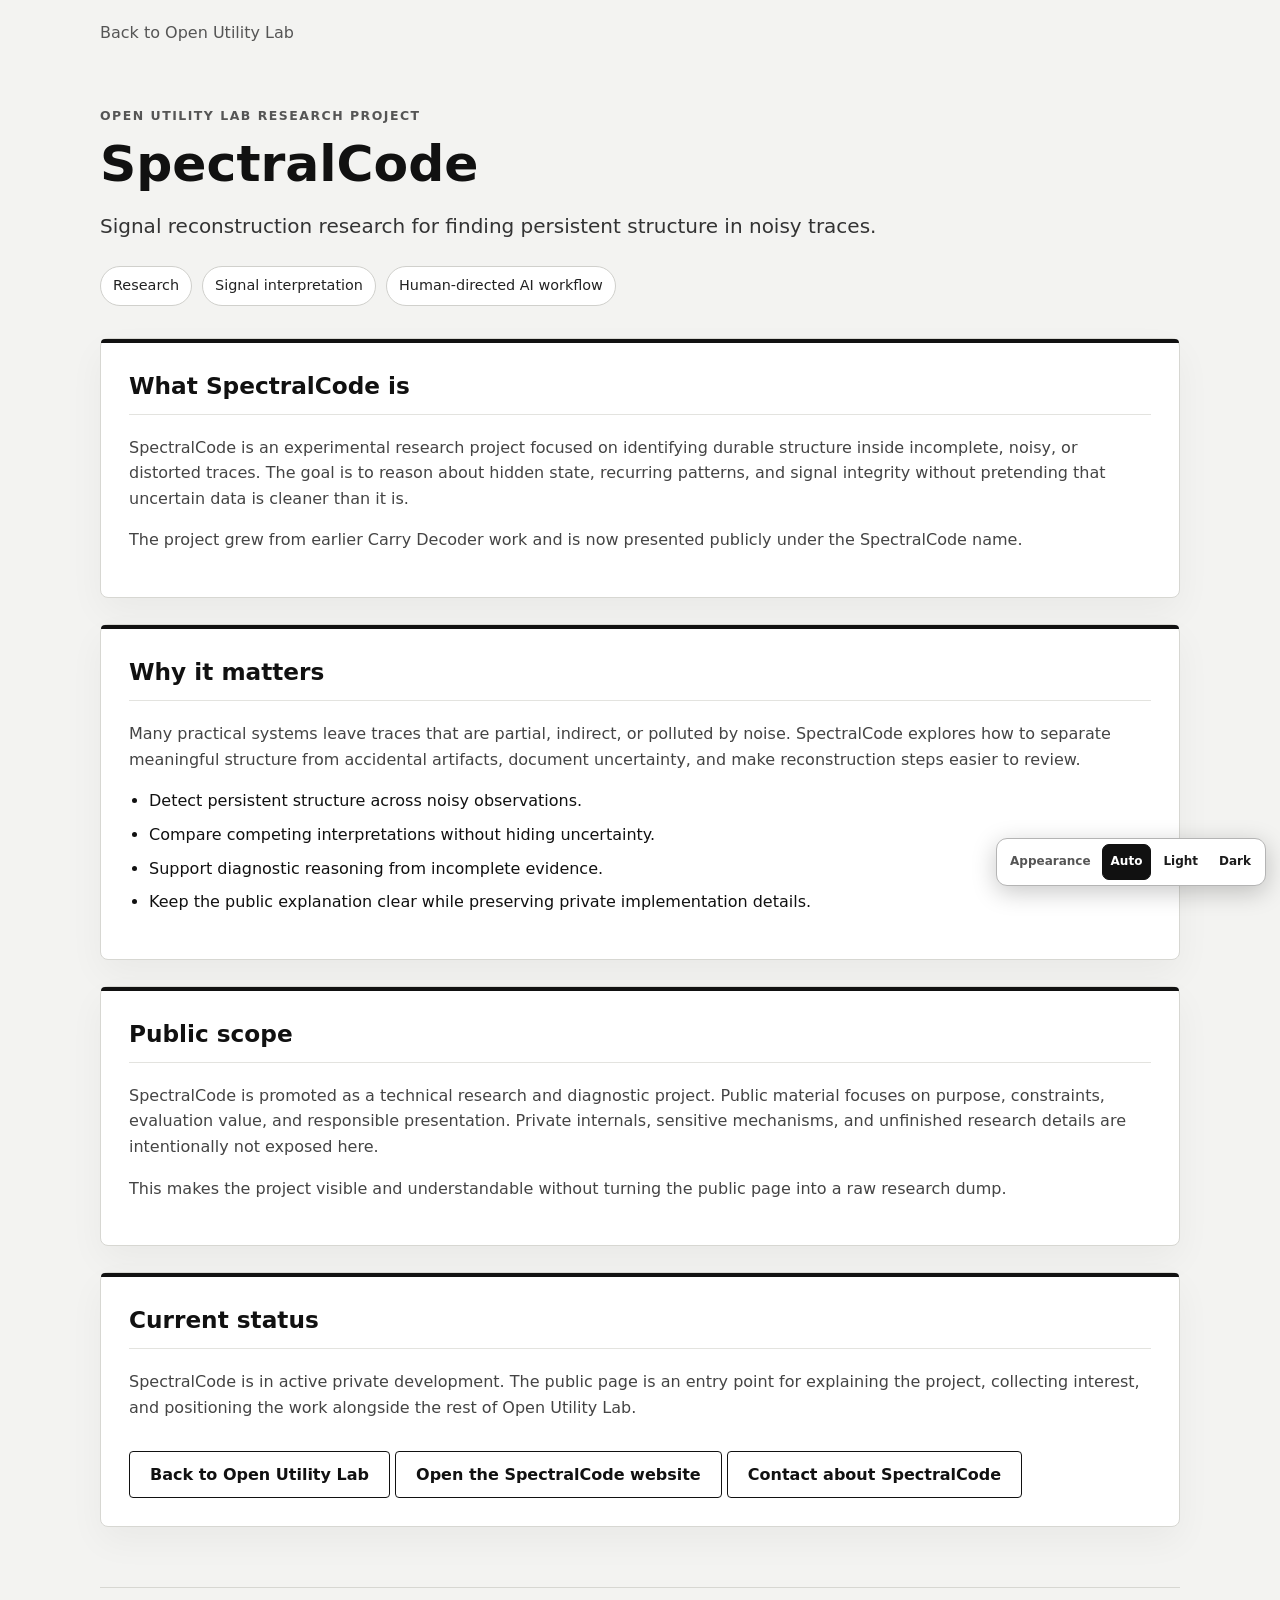
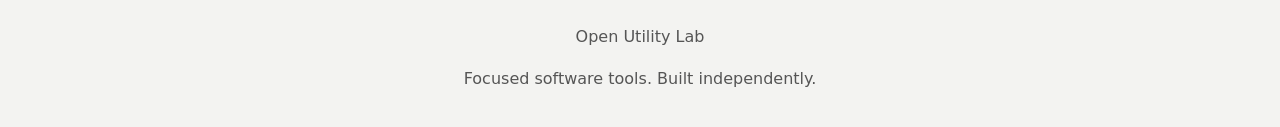
<file: spectralcode/index.html>
<!DOCTYPE html>
<html lang="en">
<head>
    <meta charset="UTF-8">
    <meta name="viewport" content="width=device-width, initial-scale=1.0">
    <title>SpectralCode | Open Utility Lab</title>
    <meta name="description" content="SpectralCode is an Open Utility Lab research project focused on detecting persistent structure in noisy traces and reconstructing latent states from incomplete or distorted signals.">
    <link rel="stylesheet" href="../styles.css">
    <meta name="theme-color" content="#11151b" media="(prefers-color-scheme: dark)">
    <meta name="theme-color" content="#ffffff" media="(prefers-color-scheme: light)">
    <link rel="stylesheet" href="/assets/theme.css?v=20261018-v1">
    <script src="/assets/theme.js?v=20261018-v1"></script>
</head>
<body class="tool-page">
    <nav class="page-nav tool-nav" aria-label="Site navigation">
        <a href="../">Back to Open Utility Lab</a>
    </nav>

    <header class="tool-hero">
        <p class="eyebrow">Open Utility Lab research project</p>
        <h1>SpectralCode</h1>
        <p class="subtitle">Signal reconstruction research for finding persistent structure in noisy traces.</p>
        <div class="hero-badges" aria-label="Project properties">
            <span>Research</span>
            <span>Signal interpretation</span>
            <span>Human-directed AI workflow</span>
        </div>
    </header>

    <main>
        <section class="tool-panel zone-card" aria-labelledby="what-title">
            <h2 id="what-title">What SpectralCode is</h2>
            <p>SpectralCode is an experimental research project focused on identifying durable structure inside incomplete, noisy, or distorted traces. The goal is to reason about hidden state, recurring patterns, and signal integrity without pretending that uncertain data is cleaner than it is.</p>
            <p>The project grew from earlier Carry Decoder work and is now presented publicly under the SpectralCode name.</p>
        </section>

        <section class="tool-panel zone-card" aria-labelledby="why-title">
            <h2 id="why-title">Why it matters</h2>
            <p>Many practical systems leave traces that are partial, indirect, or polluted by noise. SpectralCode explores how to separate meaningful structure from accidental artifacts, document uncertainty, and make reconstruction steps easier to review.</p>
            <ul class="project-points">
                <li>Detect persistent structure across noisy observations.</li>
                <li>Compare competing interpretations without hiding uncertainty.</li>
                <li>Support diagnostic reasoning from incomplete evidence.</li>
                <li>Keep the public explanation clear while preserving private implementation details.</li>
            </ul>
        </section>

        <section class="tool-panel zone-card" aria-labelledby="scope-title">
            <h2 id="scope-title">Public scope</h2>
            <p>SpectralCode is promoted as a technical research and diagnostic project. Public material focuses on purpose, constraints, evaluation value, and responsible presentation. Private internals, sensitive mechanisms, and unfinished research details are intentionally not exposed here.</p>
            <p>This makes the project visible and understandable without turning the public page into a raw research dump.</p>
        </section>

        <section class="tool-panel zone-card" aria-labelledby="status-title">
            <h2 id="status-title">Current status</h2>
            <p>SpectralCode is in active private development. The public page is an entry point for explaining the project, collecting interest, and positioning the work alongside the rest of Open Utility Lab.</p>
            <div class="buttons">
                <a href="../" class="button">Back to Open Utility Lab</a>
                <a href="https://www.spectral-code.org/" class="button" target="_blank" rel="noopener noreferrer">Open the SpectralCode website</a>
                <a href="mailto:abadbatallajoan@gmail.com?subject=SpectralCode%20interest" class="button">Contact about SpectralCode</a>
            </div>
        </section>
    </main>

    <footer>
        <p>Open Utility Lab</p>
        <p>Focused software tools. Built independently.</p>
    </footer>
</body>
</html>
</file>
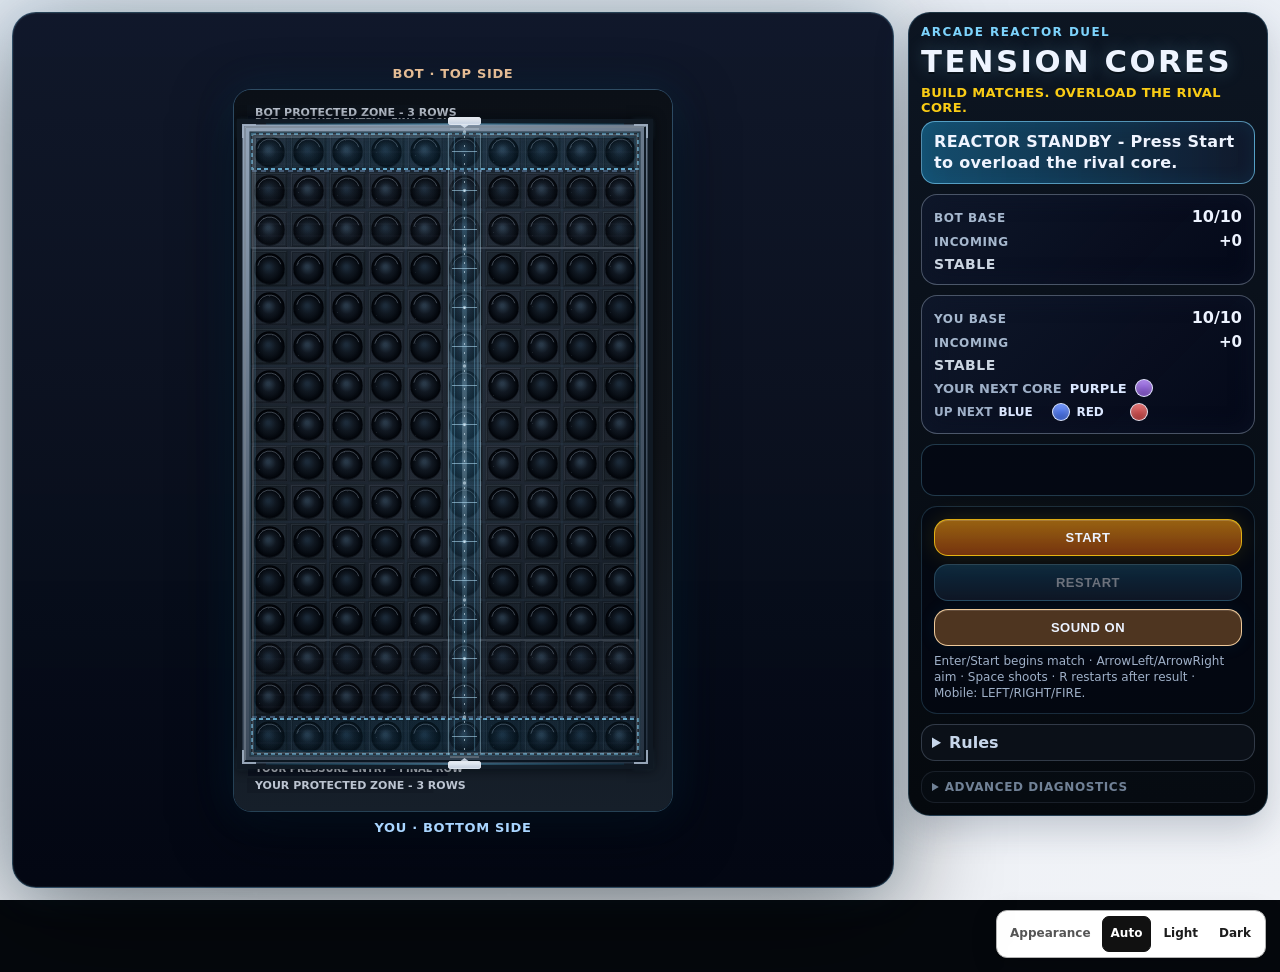
<file: tension-cores/index.html>
<!doctype html>
<html lang="en">
  <head>
    <meta charset="UTF-8" />
    <link rel="icon" type="image/svg+xml" href="/tension-cores/favicon.svg" />
    <meta name="viewport" content="width=device-width, initial-scale=1.0" />
    <title>tension-cores-mvp</title>
    <script type="module" crossorigin src="/tension-cores/assets/index--u_jggUT.js"></script>
    <link rel="stylesheet" crossorigin href="/tension-cores/assets/index-BVpI2cOL.css">
      <meta name="theme-color" content="#11151b" media="(prefers-color-scheme: dark)">
    <meta name="theme-color" content="#ffffff" media="(prefers-color-scheme: light)">
    <link rel="stylesheet" href="/assets/theme.css?v=20261018-v1">
    <script src="/assets/theme.js?v=20261018-v1"></script>
</head>
  <body class="theme-game-page">
    <div id="app"></div>
  </body>
</html>
</file>
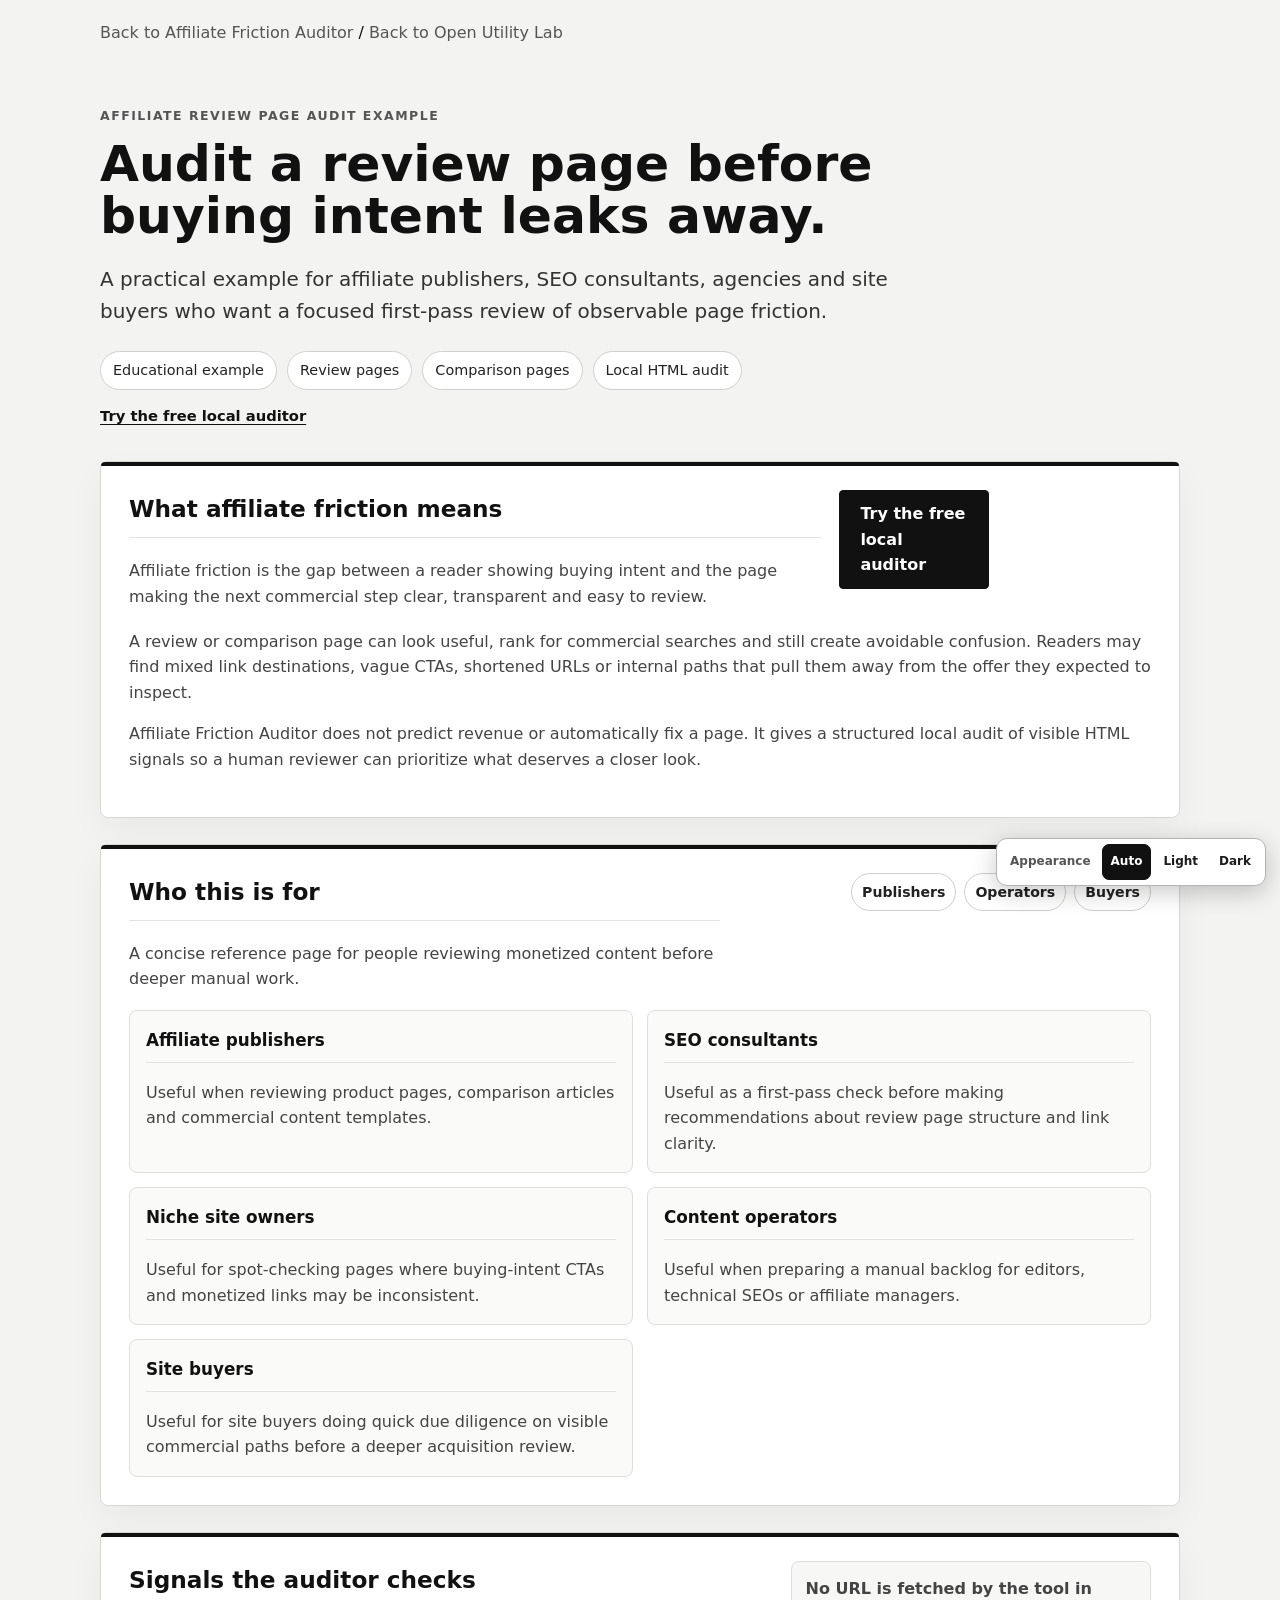
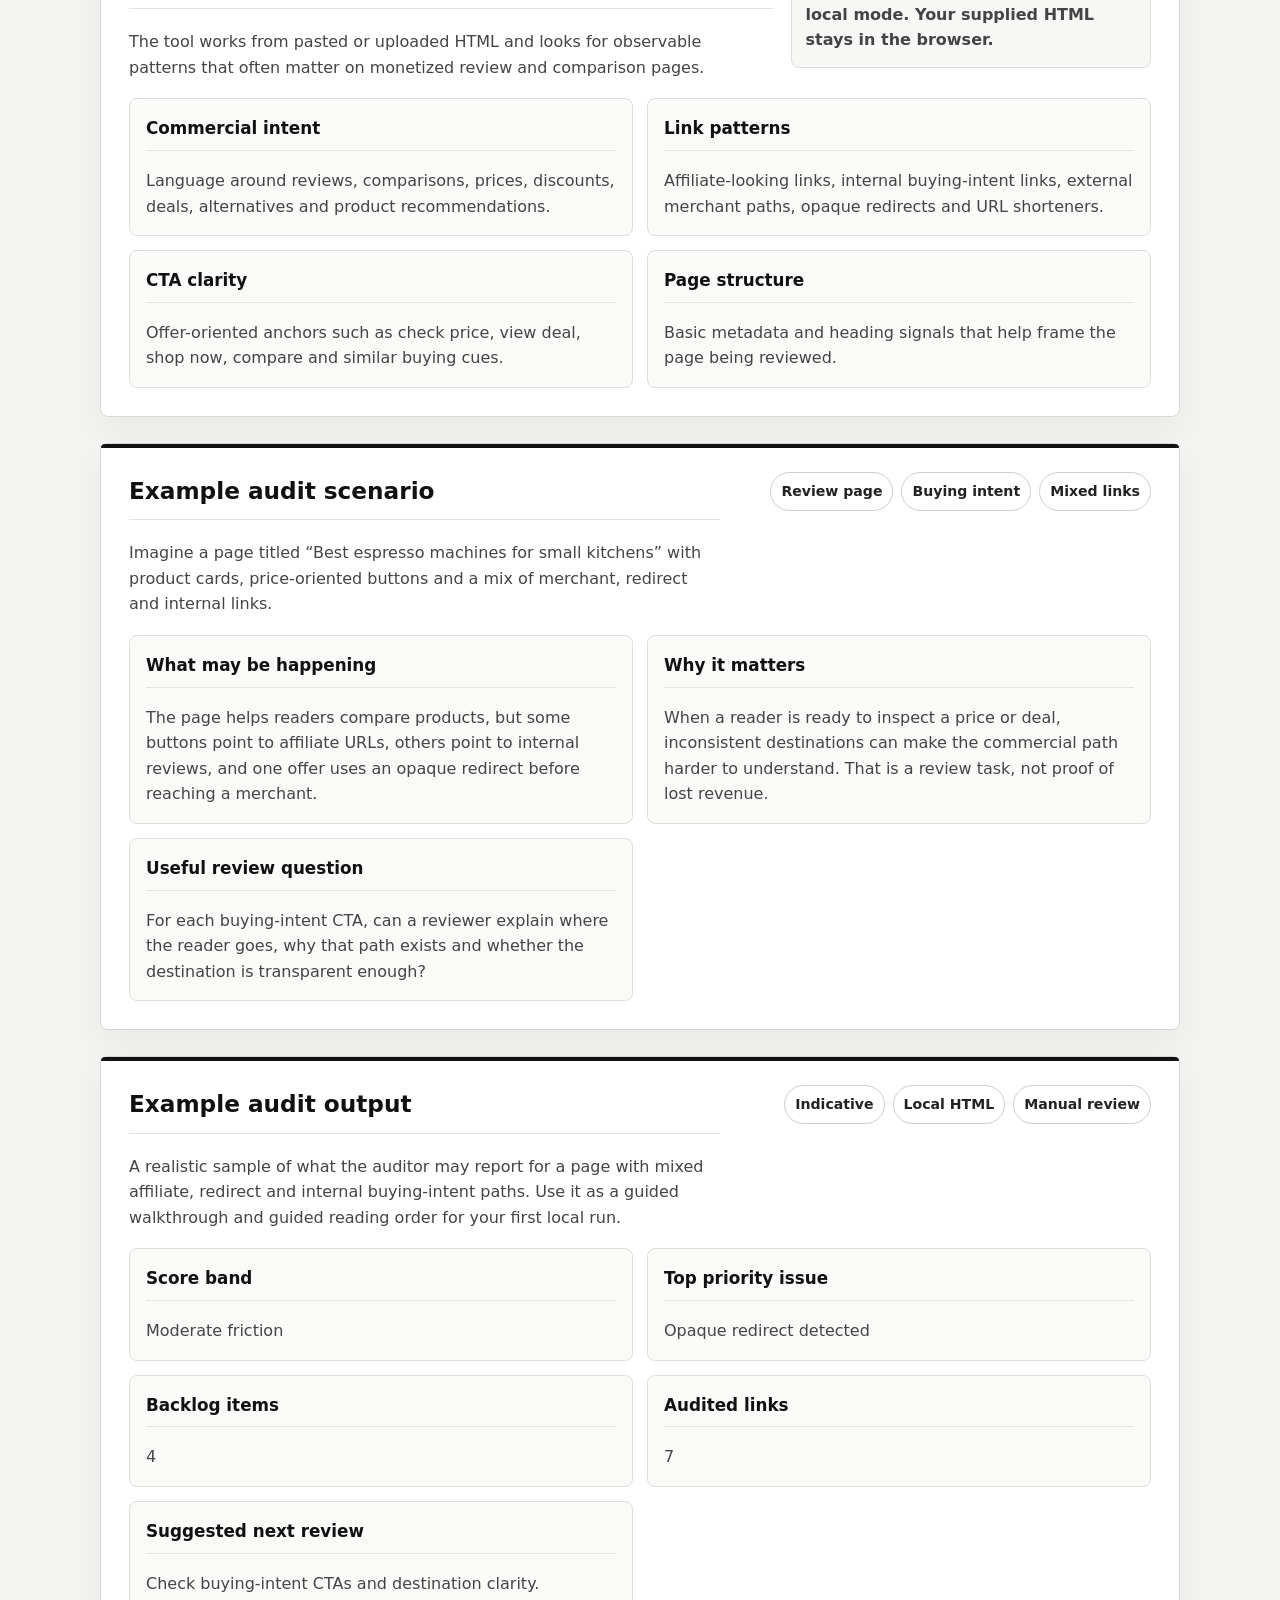
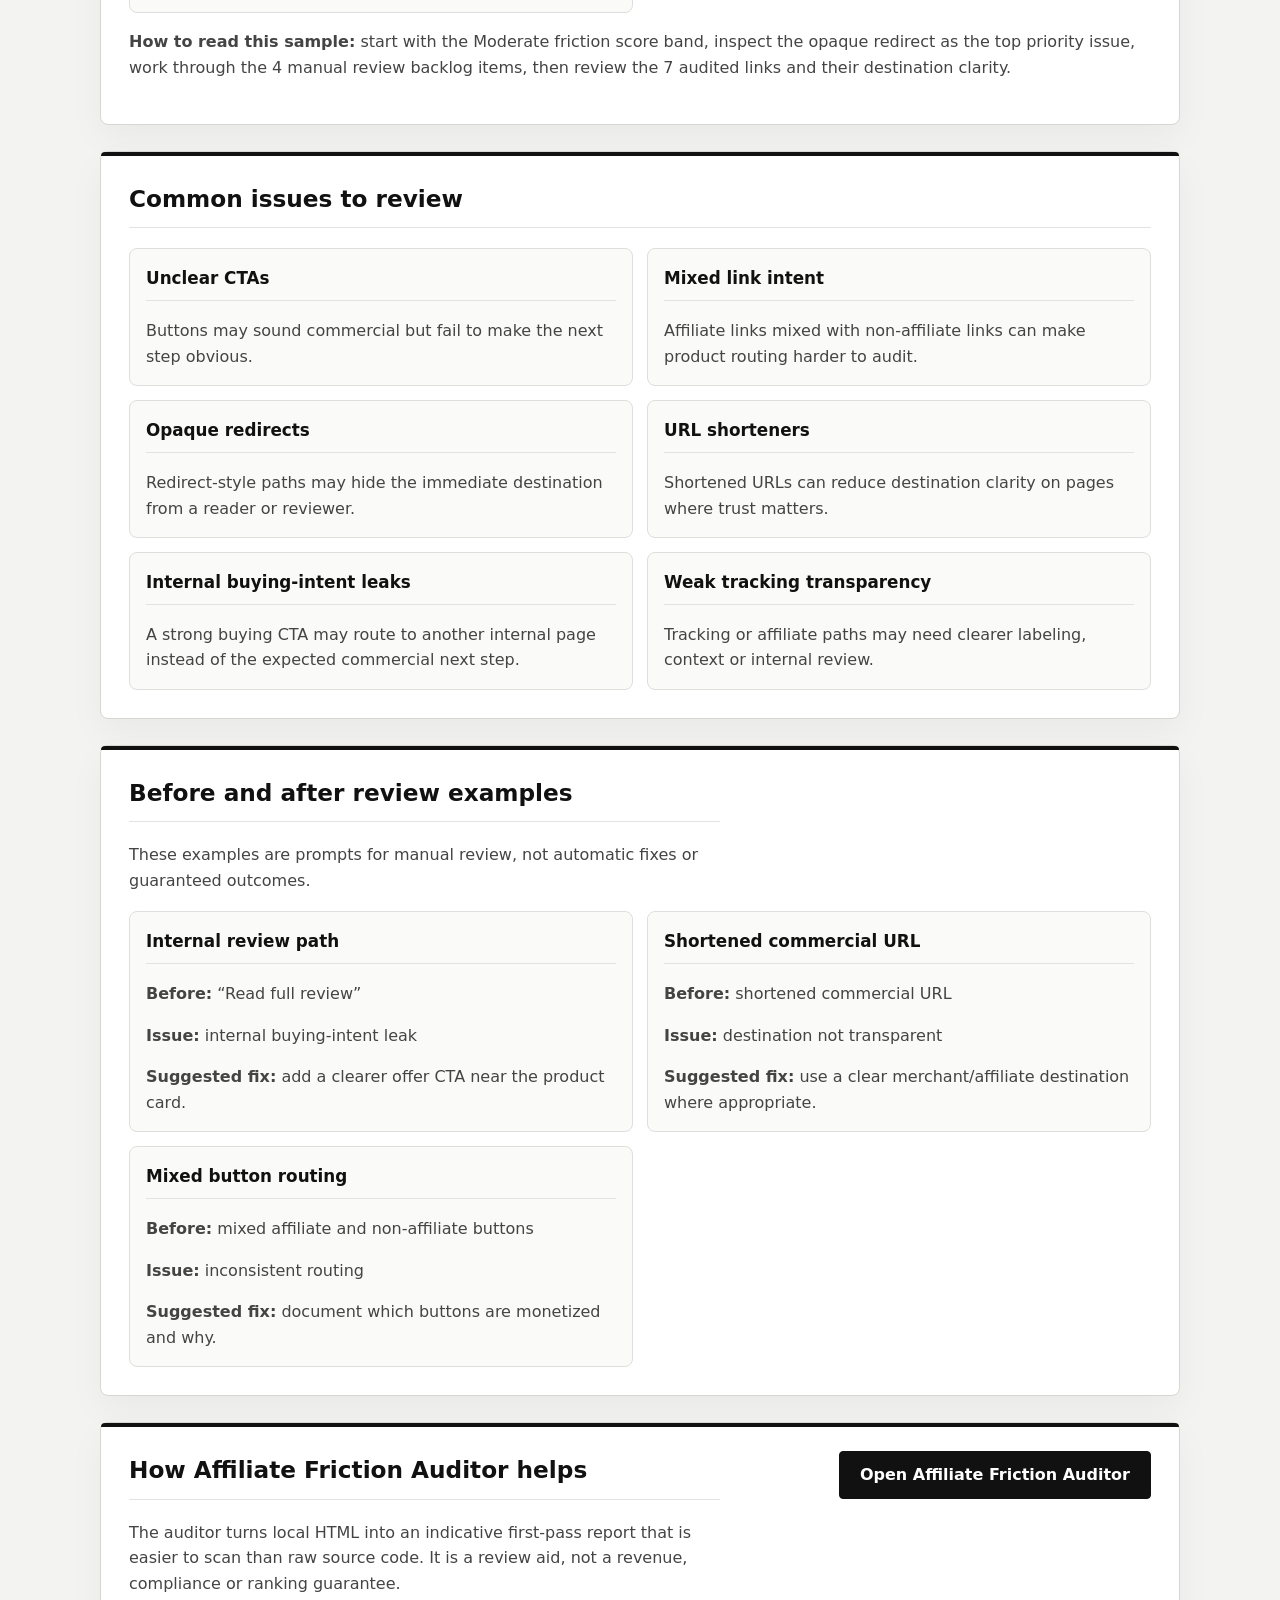
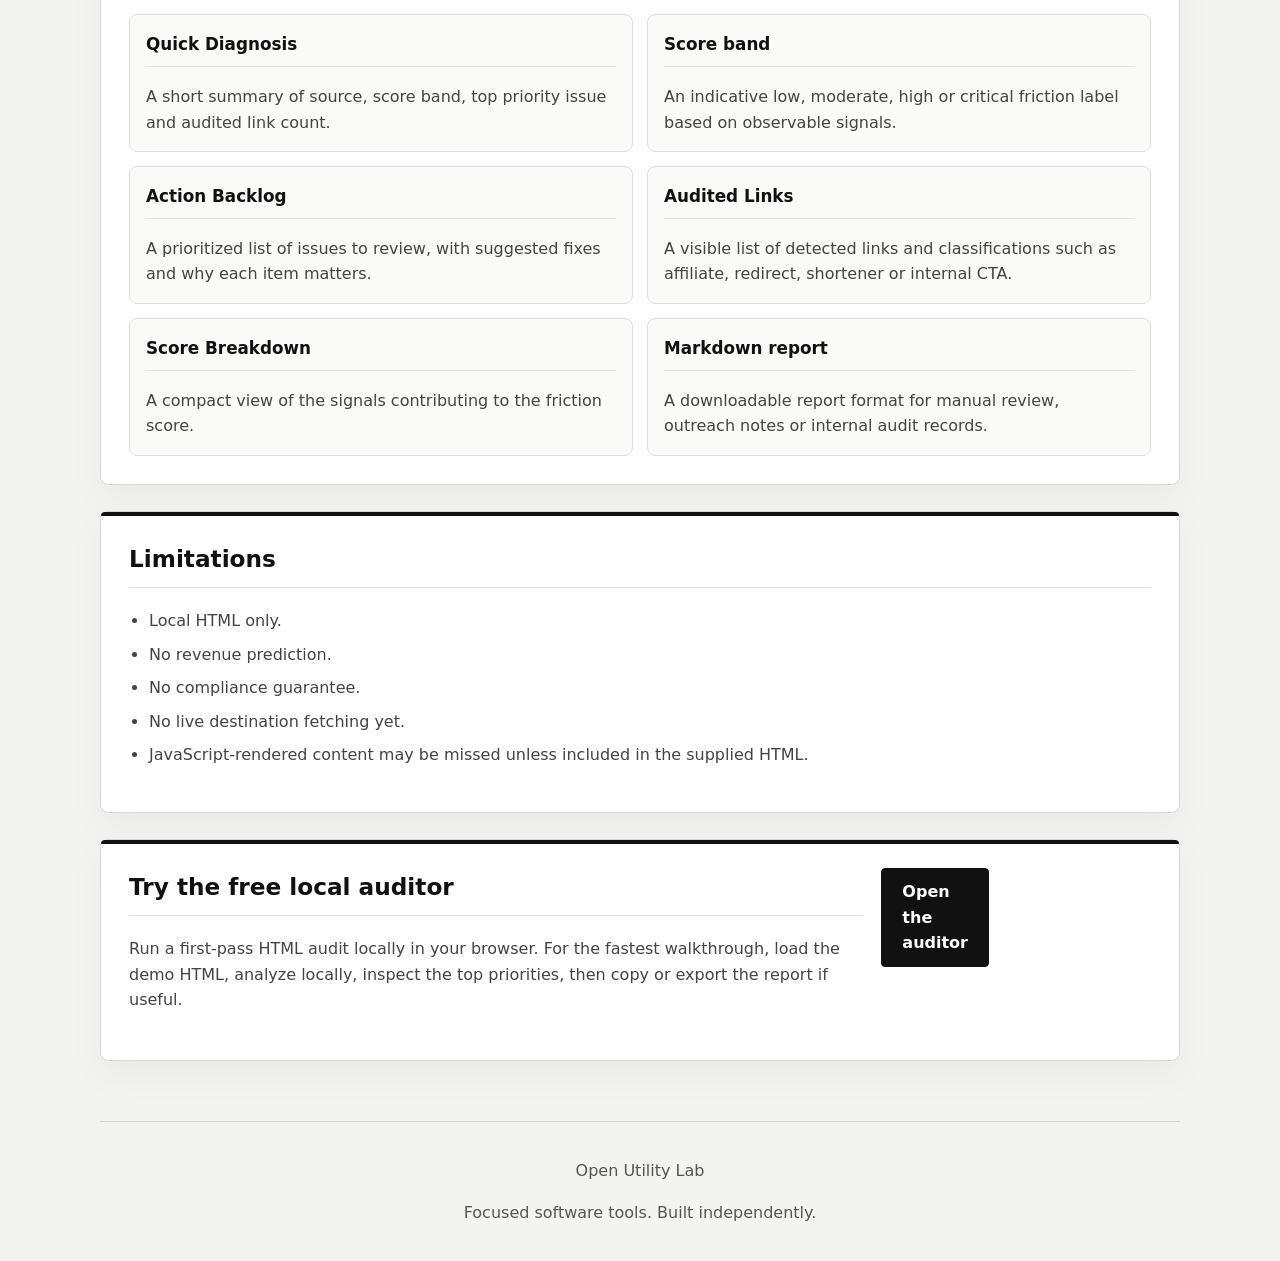
<file: affiliate-friction-auditor/affiliate-review-audit-example/index.html>
<!DOCTYPE html>
<html lang="en">
<head>
    <meta charset="UTF-8">
    <meta name="viewport" content="width=device-width, initial-scale=1.0">
    <title>Affiliate Review Page Audit Example | Open Utility Lab</title>
    <meta name="description" content="A practical example of how to audit affiliate review and comparison pages for visible friction, unclear CTAs, redirects and link transparency issues.">
    <link rel="canonical" href="https://openutilitylab.com/affiliate-friction-auditor/affiliate-review-audit-example/">
    <link rel="stylesheet" href="/styles.css?v=20260502-21">
    <meta name="theme-color" content="#11151b" media="(prefers-color-scheme: dark)">
    <meta name="theme-color" content="#ffffff" media="(prefers-color-scheme: light)">
    <link rel="stylesheet" href="/assets/theme.css?v=20261018-v1">
    <script src="/assets/theme.js?v=20261018-v1"></script>
</head>
<body class="tool-page">
    <nav class="page-nav tool-nav" aria-label="Site navigation">
        <a href="../">Back to Affiliate Friction Auditor</a>
        <span aria-hidden="true"> / </span>
        <a href="../../">Back to Open Utility Lab</a>
    </nav>

    <header class="tool-hero">
        <p class="eyebrow">Affiliate Review Page Audit Example</p>
        <h1>Audit a review page before buying intent leaks away.</h1>
        <p class="subtitle">A practical example for affiliate publishers, SEO consultants, agencies and site buyers who want a focused first-pass review of observable page friction.</p>
        <div class="hero-badges" aria-label="Page topics">
            <span>Educational example</span>
            <span>Review pages</span>
            <span>Comparison pages</span>
            <span>Local HTML audit</span>
        </div>
        <a class="hero-skip-link" href="../">Try the free local auditor</a>
    </header>

    <main>
        <section class="tool-panel zone-card" aria-labelledby="friction-title">
            <div class="section-heading">
                <div>
                    <h2 id="friction-title">What affiliate friction means</h2>
                    <p>Affiliate friction is the gap between a reader showing buying intent and the page making the next commercial step clear, transparent and easy to review.</p>
                </div>
                <div class="heading-actions">
                    <a class="button primary-button" href="../">Try the free local auditor</a>
                </div>
            </div>
            <p>A review or comparison page can look useful, rank for commercial searches and still create avoidable confusion. Readers may find mixed link destinations, vague CTAs, shortened URLs or internal paths that pull them away from the offer they expected to inspect.</p>
            <p>Affiliate Friction Auditor does not predict revenue or automatically fix a page. It gives a structured local audit of visible HTML signals so a human reviewer can prioritize what deserves a closer look.</p>
        </section>

        <section class="tool-panel product-context-panel zone-card" aria-labelledby="audience-title">
            <div class="product-context-heading">
                <div>
                    <h2 id="audience-title">Who this is for</h2>
                    <p>A concise reference page for people reviewing monetized content before deeper manual work.</p>
                </div>
                <div class="status-strip" aria-label="Audience">
                    <span>Publishers</span>
                    <span>Operators</span>
                    <span>Buyers</span>
                </div>
            </div>

            <div class="product-context-grid">
                <article class="product-card">
                    <h3>Affiliate publishers</h3>
                    <p>Useful when reviewing product pages, comparison articles and commercial content templates.</p>
                </article>

                <article class="product-card">
                    <h3>SEO consultants</h3>
                    <p>Useful as a first-pass check before making recommendations about review page structure and link clarity.</p>
                </article>

                <article class="product-card">
                    <h3>Niche site owners</h3>
                    <p>Useful for spot-checking pages where buying-intent CTAs and monetized links may be inconsistent.</p>
                </article>

                <article class="product-card">
                    <h3>Content operators</h3>
                    <p>Useful when preparing a manual backlog for editors, technical SEOs or affiliate managers.</p>
                </article>

                <article class="product-card">
                    <h3>Site buyers</h3>
                    <p>Useful for site buyers doing quick due diligence on visible commercial paths before a deeper acquisition review.</p>
                </article>
            </div>
        </section>

        <section class="tool-panel guidance-panel zone-card" aria-labelledby="signals-title">
            <div class="guidance-heading">
                <div>
                    <h2 id="signals-title">Signals the auditor checks</h2>
                    <p>The tool works from pasted or uploaded HTML and looks for observable patterns that often matter on monetized review and comparison pages.</p>
                </div>
                <p class="privacy-callout">No URL is fetched by the tool in local mode. Your supplied HTML stays in the browser.</p>
            </div>

            <div class="guidance-grid">
                <article class="guidance-card">
                    <h3>Commercial intent</h3>
                    <p>Language around reviews, comparisons, prices, discounts, deals, alternatives and product recommendations.</p>
                </article>

                <article class="guidance-card">
                    <h3>Link patterns</h3>
                    <p>Affiliate-looking links, internal buying-intent links, external merchant paths, opaque redirects and URL shorteners.</p>
                </article>

                <article class="guidance-card">
                    <h3>CTA clarity</h3>
                    <p>Offer-oriented anchors such as check price, view deal, shop now, compare and similar buying cues.</p>
                </article>

                <article class="guidance-card">
                    <h3>Page structure</h3>
                    <p>Basic metadata and heading signals that help frame the page being reviewed.</p>
                </article>
            </div>
        </section>

        <section class="tool-panel product-context-panel zone-card" aria-labelledby="scenario-title">
            <div class="product-context-heading">
                <div>
                    <h2 id="scenario-title">Example audit scenario</h2>
                    <p>Imagine a page titled “Best espresso machines for small kitchens” with product cards, price-oriented buttons and a mix of merchant, redirect and internal links.</p>
                </div>
                <div class="status-strip" aria-label="Example page profile">
                    <span>Review page</span>
                    <span>Buying intent</span>
                    <span>Mixed links</span>
                </div>
            </div>

            <div class="product-context-grid">
                <article class="product-card">
                    <h3>What may be happening</h3>
                    <p>The page helps readers compare products, but some buttons point to affiliate URLs, others point to internal reviews, and one offer uses an opaque redirect before reaching a merchant.</p>
                </article>

                <article class="product-card">
                    <h3>Why it matters</h3>
                    <p>When a reader is ready to inspect a price or deal, inconsistent destinations can make the commercial path harder to understand. That is a review task, not proof of lost revenue.</p>
                </article>

                <article class="product-card">
                    <h3>Useful review question</h3>
                    <p>For each buying-intent CTA, can a reviewer explain where the reader goes, why that path exists and whether the destination is transparent enough?</p>
                </article>
            </div>
        </section>

        <section class="tool-panel product-context-panel zone-card" aria-labelledby="output-title">
            <div class="product-context-heading">
                <div>
                    <h2 id="output-title">Example audit output</h2>
                    <p>A realistic sample of what the auditor may report for a page with mixed affiliate, redirect and internal buying-intent paths. Use it as a guided walkthrough and guided reading order for your first local run.</p>
                </div>
                <div class="status-strip" aria-label="Sample output">
                    <span>Indicative</span>
                    <span>Local HTML</span>
                    <span>Manual review</span>
                </div>
            </div>

            <div class="product-context-grid">
                <article class="product-card">
                    <h3>Score band</h3>
                    <p>Moderate friction</p>
                </article>

                <article class="product-card">
                    <h3>Top priority issue</h3>
                    <p>Opaque redirect detected</p>
                </article>

                <article class="product-card">
                    <h3>Backlog items</h3>
                    <p>4</p>
                </article>

                <article class="product-card">
                    <h3>Audited links</h3>
                    <p>7</p>
                </article>

                <article class="product-card">
                    <h3>Suggested next review</h3>
                    <p>Check buying-intent CTAs and destination clarity.</p>
                </article>
            </div>
            <p><strong>How to read this sample:</strong> start with the Moderate friction score band, inspect the opaque redirect as the top priority issue, work through the 4 manual review backlog items, then review the 7 audited links and their destination clarity.</p>
        </section>

        <section class="tool-panel guidance-panel zone-card" aria-labelledby="issues-title">
            <h2 id="issues-title">Common issues to review</h2>
            <div class="guidance-grid">
                <article class="guidance-card">
                    <h3>Unclear CTAs</h3>
                    <p>Buttons may sound commercial but fail to make the next step obvious.</p>
                </article>

                <article class="guidance-card">
                    <h3>Mixed link intent</h3>
                    <p>Affiliate links mixed with non-affiliate links can make product routing harder to audit.</p>
                </article>

                <article class="guidance-card">
                    <h3>Opaque redirects</h3>
                    <p>Redirect-style paths may hide the immediate destination from a reader or reviewer.</p>
                </article>

                <article class="guidance-card">
                    <h3>URL shorteners</h3>
                    <p>Shortened URLs can reduce destination clarity on pages where trust matters.</p>
                </article>

                <article class="guidance-card">
                    <h3>Internal buying-intent leaks</h3>
                    <p>A strong buying CTA may route to another internal page instead of the expected commercial next step.</p>
                </article>

                <article class="guidance-card">
                    <h3>Weak tracking transparency</h3>
                    <p>Tracking or affiliate paths may need clearer labeling, context or internal review.</p>
                </article>
            </div>
        </section>

        <section class="tool-panel product-context-panel zone-card" aria-labelledby="review-examples-title">
            <div class="product-context-heading">
                <div>
                    <h2 id="review-examples-title">Before and after review examples</h2>
                    <p>These examples are prompts for manual review, not automatic fixes or guaranteed outcomes.</p>
                </div>
            </div>

            <div class="product-context-grid">
                <article class="product-card">
                    <h3>Internal review path</h3>
                    <p><strong>Before:</strong> “Read full review”</p>
                    <p><strong>Issue:</strong> internal buying-intent leak</p>
                    <p><strong>Suggested fix:</strong> add a clearer offer CTA near the product card.</p>
                </article>

                <article class="product-card">
                    <h3>Shortened commercial URL</h3>
                    <p><strong>Before:</strong> shortened commercial URL</p>
                    <p><strong>Issue:</strong> destination not transparent</p>
                    <p><strong>Suggested fix:</strong> use a clear merchant/affiliate destination where appropriate.</p>
                </article>

                <article class="product-card">
                    <h3>Mixed button routing</h3>
                    <p><strong>Before:</strong> mixed affiliate and non-affiliate buttons</p>
                    <p><strong>Issue:</strong> inconsistent routing</p>
                    <p><strong>Suggested fix:</strong> document which buttons are monetized and why.</p>
                </article>
            </div>
        </section>

        <section class="tool-panel product-context-panel zone-card" aria-labelledby="report-title">
            <div class="product-context-heading">
                <div>
                    <h2 id="report-title">How Affiliate Friction Auditor helps</h2>
                    <p>The auditor turns local HTML into an indicative first-pass report that is easier to scan than raw source code. It is a review aid, not a revenue, compliance or ranking guarantee.</p>
                </div>
                <div class="heading-actions">
                    <a class="button primary-button" href="../">Open Affiliate Friction Auditor</a>
                </div>
            </div>

            <div class="product-context-grid">
                <article class="product-card">
                    <h3>Quick Diagnosis</h3>
                    <p>A short summary of source, score band, top priority issue and audited link count.</p>
                </article>

                <article class="product-card">
                    <h3>Score band</h3>
                    <p>An indicative low, moderate, high or critical friction label based on observable signals.</p>
                </article>

                <article class="product-card">
                    <h3>Action Backlog</h3>
                    <p>A prioritized list of issues to review, with suggested fixes and why each item matters.</p>
                </article>

                <article class="product-card">
                    <h3>Audited Links</h3>
                    <p>A visible list of detected links and classifications such as affiliate, redirect, shortener or internal CTA.</p>
                </article>

                <article class="product-card">
                    <h3>Score Breakdown</h3>
                    <p>A compact view of the signals contributing to the friction score.</p>
                </article>

                <article class="product-card">
                    <h3>Markdown report</h3>
                    <p>A downloadable report format for manual review, outreach notes or internal audit records.</p>
                </article>
            </div>
        </section>

        <section class="limitations zone-card" aria-labelledby="limitations-title">
            <h2 id="limitations-title">Limitations</h2>
            <ul class="content-list">
                <li>Local HTML only.</li>
                <li>No revenue prediction.</li>
                <li>No compliance guarantee.</li>
                <li>No live destination fetching yet.</li>
                <li>JavaScript-rendered content may be missed unless included in the supplied HTML.</li>
            </ul>
        </section>

        <section class="tool-panel zone-card" aria-labelledby="try-title">
            <div class="section-heading">
                <div>
                    <h2 id="try-title">Try the free local auditor</h2>
                    <p>Run a first-pass HTML audit locally in your browser. For the fastest walkthrough, load the demo HTML, analyze locally, inspect the top priorities, then copy or export the report if useful.</p>
                </div>
                <div class="heading-actions">
                    <a class="button primary-button" href="/affiliate-friction-auditor/">Open the auditor</a>
                </div>
            </div>
        </section>
    </main>

    <footer>
        <p>Open Utility Lab</p>
        <p>Focused software tools. Built independently.</p>
    </footer>
</body>
</html>
</file>
<file: styles.css>
*,
*::before,
*::after {
    box-sizing: border-box;
}

body {
    font-family: system-ui, -apple-system, sans-serif;
    line-height: 1.6;
    margin: 0;
    padding: 20px;
    background-color: #ffffff;
    color: #333333;
    max-width: 800px;
    margin: 0 auto;
}

header {
    text-align: center;
    margin-bottom: 60px;
}

.page-nav {
    margin-bottom: 40px;
}

.page-nav a {
    color: #666666;
    text-decoration: none;
}

.page-nav a:hover {
    text-decoration: underline;
}

h1 {
    font-size: 2.5rem;
    margin-bottom: 10px;
}

.subtitle {
    font-size: 1.25rem;
    margin-bottom: 20px;
    color: #666666;
}

.buttons {
    margin-top: 30px;
}

.button {
    display: inline-block;
    padding: 10px 20px;
    margin: 0 10px;
    text-decoration: none;
    color: #333333;
    border: 1px solid #cccccc;
    border-radius: 4px;
    transition: background-color 0.2s;
}

.button:hover {
    background-color: #f0f0f0;
}

section {
    margin-bottom: 60px;
}

h2 {
    font-size: 2rem;
    margin-bottom: 20px;
    border-bottom: 1px solid #eeeeee;
    padding-bottom: 10px;
}

.values {
    list-style: none;
    padding: 0;
}

.values li {
    margin-bottom: 10px;
    font-weight: bold;
}

.project-card {
    border: 1px solid #dddddd;
    padding: 20px;
    border-radius: 4px;
    background-color: #fafafa;
}

.project-card + .project-card {
    margin-top: 20px;
}

.project-card h3 {
    margin-top: 0;
}

.project-card h2 {
    margin-top: 0;
}

.status {
    color: #888888;
    font-style: italic;
}

.note {
    font-size: 0.9rem;
    color: #666666;
}

.project-points {
    padding-left: 20px;
}

.project-points li {
    margin-bottom: 8px;
}

.content-list {
    padding-left: 20px;
}

.content-list li {
    margin-bottom: 8px;
}

.cta {
    font-weight: bold;
    color: #999999;
}

.contacts {
    list-style: none;
    padding: 0;
}

.contacts li {
    margin-bottom: 10px;
}

.contacts a {
    color: #0066cc;
    text-decoration: none;
}

.contacts a:hover {
    text-decoration: underline;
}

footer {
    text-align: center;
    margin-top: 60px;
    padding-top: 20px;
    border-top: 1px solid #eeeeee;
    color: #666666;
}

.footer-links {
    list-style: none;
    padding: 0;
    margin-top: 10px;
}

.footer-links li {
    display: inline;
    margin: 0 10px;
}

.footer-links a {
    color: #666666;
    text-decoration: none;
}

.footer-links a:hover {
    text-decoration: underline;
}

.tool-page {
    max-width: 1120px;
    background: #f3f3f1;
    color: #111111;
}

.tool-page .page-nav a {
    color: #555555;
}

.tool-nav {
    margin-bottom: 24px;
}

.tool-hero {
    text-align: left;
    margin-bottom: 24px;
    padding: 36px 0 8px;
}

.tool-hero h1 {
    max-width: 820px;
    margin: 0 0 16px;
    font-size: 3.15rem;
    line-height: 1.05;
}

.tool-hero .subtitle {
    max-width: 800px;
    color: #333333;
}

.eyebrow {
    margin: 0 0 14px;
    color: #111111;
    font-size: 0.78rem;
    font-weight: 700;
    letter-spacing: 0.08em;
    text-transform: uppercase;
}

.hero-badges {
    display: flex;
    flex-wrap: wrap;
    gap: 10px;
    margin-top: 24px;
}

.hero-badges span {
    border: 1px solid #d0d0cc;
    border-radius: 999px;
    padding: 7px 12px;
    background: #ffffff;
    color: #222222;
    font-size: 0.9rem;
}

.hero-skip-link {
    display: inline-block;
    margin-top: 14px;
    color: #111111;
    font-size: 0.92rem;
    font-weight: 700;
    text-decoration: underline;
    text-underline-offset: 3px;
}

.hero-skip-link:hover {
    color: #444444;
}

.tool-panel,
.report-shell,
.limitations {
    margin-bottom: 26px;
    border: 1px solid #d7d7d2;
    border-radius: 8px;
    padding: 28px;
    background: #ffffff;
    box-shadow: 0 14px 36px rgba(0, 0, 0, 0.045);
}

.zone-card {
    position: relative;
}

.zone-card::before {
    content: "";
    position: absolute;
    top: 0;
    left: 0;
    width: 100%;
    height: 4px;
    border-radius: 8px 8px 0 0;
    background: #111111;
}

.tool-page section h2,
.tool-page .report-shell h2,
.tool-page .limitations h2 {
    margin-top: 0;
    border-color: #e3e3df;
    color: #111111;
    font-size: 1.45rem;
}

.tool-page h3 {
    margin-top: 0;
}

.intro-panel {
    display: grid;
    grid-template-columns: minmax(0, 1.15fr) minmax(280px, 0.85fr);
    gap: 24px;
    align-items: start;
    padding-top: 22px;
    padding-bottom: 22px;
}

.mode-grid {
    display: grid;
    grid-template-columns: 1fr;
    gap: 12px;
}

.mode-grid div,
.input-card,
.report-card,
.score-card,
.empty-state {
    border: 1px solid #dededa;
    border-radius: 8px;
    background: #fafaf8;
}

.mode-grid div,
.input-card {
    padding: 16px;
}

.mode-grid strong {
    display: block;
    margin-bottom: 4px;
    color: #111111;
}

.mode-grid p,
.tool-panel p,
.report-shell p,
.limitations li {
    color: #444444;
}

.guidance-heading {
    display: grid;
    grid-template-columns: minmax(0, 1fr) minmax(260px, 0.56fr);
    gap: 18px;
    align-items: start;
    margin-bottom: 18px;
}

.guidance-heading p {
    margin: 0;
}

.privacy-callout {
    border: 1px solid #dededa;
    border-radius: 8px;
    padding: 14px;
    background: #f7f7f5;
    font-weight: 700;
}

.guidance-grid {
    display: grid;
    grid-template-columns: repeat(6, 1fr);
    gap: 14px;
}

.guidance-card {
    grid-column: span 3;
    border: 1px solid #dededa;
    border-radius: 8px;
    padding: 16px;
    background: #fafaf8;
}

.steps-card {
    grid-column: span 6;
}

.score-meaning-card {
    background: #ffffff;
}

.guidance-card h3 {
    border-bottom: 1px solid #e3e3df;
    padding-bottom: 8px;
    color: #111111;
    font-size: 1.05rem;
}

.guidance-card p:last-child,
.guidance-card .content-list:last-child,
.step-list {
    margin-bottom: 0;
}

.step-list {
    display: grid;
    grid-template-columns: repeat(4, minmax(0, 1fr));
    gap: 10px;
    padding-left: 20px;
    color: #222222;
}

.step-list li,
.guidance-card li {
    padding-left: 3px;
}

.product-context-heading {
    display: grid;
    grid-template-columns: minmax(0, 1fr) minmax(260px, 0.7fr);
    gap: 18px;
    align-items: start;
    margin-bottom: 18px;
}

.product-context-heading p {
    margin: 0;
}

.status-strip {
    display: flex;
    flex-wrap: wrap;
    gap: 8px;
    justify-content: flex-end;
}

.status-strip span {
    border: 1px solid #cfcfca;
    border-radius: 999px;
    padding: 7px 10px;
    background: #ffffff;
    color: #222222;
    font-size: 0.88rem;
    font-weight: 700;
}

.product-context-grid {
    display: grid;
    grid-template-columns: repeat(12, 1fr);
    gap: 14px;
}

.product-card {
    grid-column: span 6;
    border: 1px solid #dededa;
    border-radius: 8px;
    padding: 16px;
    background: #fafaf8;
}

.product-card h3 {
    border-bottom: 1px solid #e3e3df;
    padding-bottom: 8px;
    color: #111111;
    font-size: 1.05rem;
}

.product-card p {
    margin-top: 0;
}

.product-card p:last-child,
.product-card .content-list:last-child {
    margin-bottom: 0;
}

.roadmap-card {
    grid-column: span 12;
    background: #ffffff;
}

.roadmap-list {
    columns: 2;
    column-gap: 28px;
}

.section-heading {
    display: flex;
    gap: 18px;
    justify-content: space-between;
    align-items: flex-start;
    margin-bottom: 18px;
}

.section-heading p {
    margin: 0;
}

.heading-actions {
    display: flex;
    flex-wrap: wrap;
    gap: 10px;
    justify-content: flex-end;
    align-items: center;
}

.help-link {
    color: #111111;
    font-size: 0.92rem;
    font-weight: 700;
    text-decoration: underline;
    text-underline-offset: 3px;
}

.help-link:hover {
    color: #444444;
}

.url-coming-soon,
.input-stack {
    margin-top: 18px;
}

.tool-page label {
    display: block;
    margin-bottom: 8px;
    color: #111111;
    font-weight: 700;
}

.disabled-input-row {
    display: grid;
    gap: 8px;
}

.disabled-input-row span {
    color: #666666;
    font-size: 0.9rem;
}

.tool-page input,
.tool-page textarea {
    box-sizing: border-box;
    width: 100%;
    border: 1px solid #c9c9c4;
    border-radius: 6px;
    padding: 12px;
    background: #ffffff;
    color: #111111;
    font: inherit;
}

.tool-page input:focus,
.tool-page textarea:focus {
    outline: 2px solid #111111;
    outline-offset: 2px;
}

.tool-page input:disabled {
    color: #777777;
    background: #ededeb;
}

.tool-page textarea {
    min-height: 360px;
    max-height: 720px;
    overflow-y: auto;
    resize: vertical;
    font-family: ui-monospace, SFMono-Regular, Menlo, Monaco, Consolas, monospace;
    font-size: 0.92rem;
    line-height: 1.55;
}

.input-stack {
    display: grid;
    gap: 16px;
}

.paste-card {
    padding: 18px;
}

.input-support-grid {
    display: grid;
    grid-template-columns: minmax(0, 1fr) minmax(280px, 0.72fr);
    gap: 16px;
}

.tool-actions,
.report-actions {
    display: flex;
    flex-wrap: wrap;
    gap: 10px;
    align-items: center;
}

.tool-actions {
    margin-top: 18px;
}

.action-panel {
    border: 1px solid #dededa;
    border-radius: 8px;
    padding: 16px;
    background: #f7f7f5;
}

.tool-page .button {
    margin: 0;
    border-color: #111111;
    background: #ffffff;
    color: #111111;
    cursor: pointer;
    font-weight: 700;
}

.tool-page .button:hover:not(:disabled) {
    background: #eeeeeb;
}

.tool-page .button:disabled {
    cursor: not-allowed;
    opacity: 0.55;
}

.tool-page .primary-button {
    border-color: #111111;
    background: #111111;
    color: #ffffff;
}

.tool-page .primary-button:hover:not(:disabled) {
    background: #333333;
}

.tool-page .secondary-button {
    color: #111111;
}

.privacy-note,
.tool-page .note {
    color: #666666;
    font-size: 0.92rem;
}

.message {
    margin-top: 16px;
    border-radius: 6px;
    padding: 12px 14px;
}

.error-message {
    border: 1px solid #111111;
    background: #f3f3f1;
    color: #111111;
}

.empty-state {
    padding: 34px;
    text-align: center;
}

.empty-state h3 {
    color: #111111;
}

.report-content {
    display: grid;
    gap: 18px;
}

.score-card {
    display: grid;
    grid-template-columns: 240px minmax(0, 1fr);
    gap: 24px;
    align-items: center;
    padding: 24px;
    background: #111111;
    color: #ffffff;
}

.score-label,
.score-caption {
    display: block;
    color: #d6d6d2;
}

.score-card strong {
    display: block;
    margin: 4px 0;
    color: #ffffff;
    font-size: 4rem;
    line-height: 1;
}

.score-card p {
    margin: 0;
    color: #f0f0ed;
}

.report-grid {
    display: grid;
    grid-template-columns: repeat(12, 1fr);
    gap: 16px;
}

.report-card {
    padding: 18px;
    grid-column: span 6;
}

.report-card h3 {
    color: #111111;
    font-size: 1.05rem;
    border-bottom: 1px solid #e3e3df;
    padding-bottom: 8px;
}

.report-card:first-child {
    grid-column: span 12;
}

.metric-list {
    display: grid;
    grid-template-columns: repeat(4, minmax(0, 1fr));
    gap: 10px;
    margin: 0;
}

.metric-item {
    display: grid;
}

.metric-list dt {
    border: 1px solid #dededa;
    border-radius: 6px 6px 0 0;
    border-bottom: 0;
    padding: 10px 10px 0;
    color: #555555;
    background: #ffffff;
    font-size: 0.88rem;
}

.metric-list dd {
    margin: 0;
    border: 1px solid #dededa;
    border-radius: 0 0 6px 6px;
    border-top: 0;
    padding: 0 10px 10px;
    color: #111111;
    background: #ffffff;
    font-weight: 700;
    font-size: 1.35rem;
}

.signal-list {
    display: grid;
    gap: 10px;
}

.signal-pill {
    display: grid;
    gap: 3px;
    border: 1px solid #dededa;
    border-radius: 6px;
    padding: 10px;
    background: #ffffff;
}

.signal-pill strong {
    color: #111111;
}

.signal-pill span {
    color: #333333;
    font-size: 0.88rem;
}

.signal-pill small {
    overflow-wrap: anywhere;
    color: #666666;
}

.signal-pill.compact {
    grid-template-columns: 1fr auto;
    align-items: center;
}

.compact-list {
    margin-bottom: 0;
}

.compact-list li {
    color: #222222;
}

.tool-page footer {
    border-color: #d7d7d2;
    color: #555555;
}

@media (max-width: 600px) {
    body {
        padding: 10px;
    }
    h1 {
        font-size: 2rem;
    }
    .buttons {
        display: block;
    }
    .button {
        display: block;
        margin: 10px 0;
    }
}

@media (max-width: 820px) {
    .tool-hero h1 {
        font-size: 2.35rem;
    }

    .intro-panel,
    .guidance-heading,
    .product-context-heading,
    .input-support-grid,
    .disabled-input-row,
    .score-card,
    .report-grid {
        grid-template-columns: 1fr;
    }

    .guidance-grid,
    .product-context-grid,
    .step-list {
        grid-template-columns: 1fr;
    }

    .guidance-card,
    .steps-card,
    .product-card,
    .roadmap-card {
        grid-column: auto;
    }

    .status-strip {
        justify-content: flex-start;
    }

    .roadmap-list {
        columns: 1;
    }

    .report-card,
    .report-card:first-child {
        grid-column: auto;
    }

    .metric-list {
        grid-template-columns: repeat(2, minmax(0, 1fr));
    }

    .section-heading {
        display: block;
    }

    .heading-actions {
        justify-content: flex-start;
        margin-top: 12px;
    }

    .report-actions .button {
        margin-top: 12px;
    }

    .tool-panel,
    .report-shell,
    .limitations {
        padding: 18px;
    }
}

@media (max-width: 520px) {
    .metric-list {
        grid-template-columns: 1fr;
    }
}

/* OPENUTILITYLAB_AI_ASSISTED_PORTFOLIO_CV_SURFACE_V1 */

.eyebrow {
    margin: 0 0 0.75rem;
    color: #555;
    font-size: 0.78rem;
    font-weight: 700;
    letter-spacing: 0.12em;
    text-transform: uppercase;
}

.profile-card,
.cv-hero,
.cv-section,
.cv-profile {
    border: 1px solid #ddd;
    border-radius: 18px;
    background: #fff;
    box-shadow: 0 8px 28px rgba(0, 0, 0, 0.05);
}

.profile-card {
    padding: 1.6rem;
}

.profile-card h2,
.cv-hero h2,
.cv-section h2 {
    margin-top: 0;
}

.cv-page {
    display: grid;
    gap: 1.4rem;
}

.cv-hero {
    padding: 2rem;
}

.cv-hero h2 {
    max-width: 920px;
    font-size: clamp(2rem, 6vw, 4.25rem);
    line-height: 0.98;
    letter-spacing: -0.06em;
}

.cv-hero p {
    max-width: 820px;
    font-size: 1.08rem;
}

.cv-section {
    padding: 1.6rem;
}

.section-heading {
    max-width: 860px;
    margin-bottom: 1.2rem;
}

.cv-grid {
    display: grid;
    grid-template-columns: repeat(2, minmax(0, 1fr));
    gap: 1rem;
}

.cv-grid-four {
    grid-template-columns: repeat(4, minmax(0, 1fr));
}

.cv-card {
    border: 1px solid #e2e2e2;
    border-radius: 16px;
    padding: 1.2rem;
    background: #fafafa;
}

.cv-card h3 {
    margin-top: 0;
}

.cv-card p:last-child,
.cv-card .project-points:last-child {
    margin-bottom: 0;
}

.cv-steps {
    display: grid;
    grid-template-columns: repeat(7, minmax(0, 1fr));
    gap: 0.75rem;
    padding: 0;
    margin: 0;
    list-style: none;
    counter-reset: cv-step;
}

.cv-steps li {
    counter-increment: cv-step;
    border: 1px solid #e2e2e2;
    border-radius: 14px;
    padding: 1rem;
    background: #fafafa;
    font-weight: 700;
}

.cv-steps li::before {
    content: counter(cv-step, decimal-leading-zero);
    display: block;
    margin-bottom: 0.45rem;
    color: #666;
    font-size: 0.72rem;
    letter-spacing: 0.08em;
}

.cv-profile {
    padding: 1.8rem;
    background: #111;
    color: #fff;
}

.cv-profile .eyebrow {
    color: #bbb;
}

.cv-profile p {
    max-width: 900px;
}

@media (max-width: 900px) {
    .cv-grid,
    .cv-grid-four,
    .cv-steps {
        grid-template-columns: 1fr;
    }

    .cv-hero {
        padding: 1.4rem;
    }

    .cv-section,
    .profile-card {
        padding: 1.2rem;
    }
}

/* OPENUTILITYLAB_AI_ASSISTED_PORTFOLIO_VISUAL_IDENTITY_POLISH_V1 */

.cv-page {
    gap: 1.75rem;
}

.cv-hero {
    position: relative;
    overflow: hidden;
    border-color: #d8d8d8;
    background:
        radial-gradient(circle at 12% 18%, rgba(0, 0, 0, 0.055), transparent 24rem),
        linear-gradient(135deg, #fff 0%, #f7f7f7 100%);
}

.cv-hero::after {
    content: "";
    position: absolute;
    inset: auto -4rem -7rem auto;
    width: 18rem;
    height: 18rem;
    border: 1px solid rgba(0, 0, 0, 0.08);
    border-radius: 999px;
    pointer-events: none;
}

.cv-badge-row {
    display: flex;
    flex-wrap: wrap;
    gap: 0.55rem;
    margin: 1.25rem 0 1.4rem;
}

.cv-badge-row span,
.case-study-meta {
    border: 1px solid #dcdcdc;
    border-radius: 999px;
    background: rgba(255, 255, 255, 0.72);
    color: #333;
    font-size: 0.78rem;
    font-weight: 700;
    letter-spacing: 0.02em;
}

.cv-badge-row span {
    padding: 0.46rem 0.72rem;
}

.case-study-meta {
    display: inline-flex;
    width: fit-content;
    max-width: 100%;
    padding: 0.38rem 0.66rem;
    margin: -0.35rem 0 0.75rem;
    line-height: 1.45;
}

.cv-section {
    border-color: #dedede;
}

.cv-card {
    transition:
        transform 160ms ease,
        box-shadow 160ms ease,
        border-color 160ms ease;
}

.cv-card:hover {
    transform: translateY(-2px);
    border-color: #cfcfcf;
    box-shadow: 0 12px 30px rgba(0, 0, 0, 0.07);
}

.case-study-section .section-heading {
    border-bottom: 1px solid #e4e4e4;
    padding-bottom: 1rem;
}

.case-study-card {
    display: flex;
    flex-direction: column;
    background:
        linear-gradient(180deg, #fff 0%, #fafafa 100%);
}

.case-study-card h3 {
    font-size: 1.35rem;
    letter-spacing: -0.025em;
}

.case-study-card .button {
    width: fit-content;
    margin-top: auto;
}

.cv-profile {
    background:
        radial-gradient(circle at 12% 20%, rgba(255, 255, 255, 0.12), transparent 22rem),
        #111;
}

@media (max-width: 900px) {
    .cv-badge-row span,
    .case-study-meta {
        font-size: 0.74rem;
    }

    .case-study-card .button {
        width: 100%;
        text-align: center;
    }
}

/* OPENUTILITYLAB_HOME_AND_GLOBAL_LAYOUT_WIDTH_MATURITY_V1 */

body {
    width: min(1180px, calc(100% - 48px));
    max-width: 1180px;
}

.home-hero {
    max-width: 940px;
    margin-left: auto;
    margin-right: auto;
    padding-top: 4.5rem;
    padding-bottom: 2.25rem;
    text-align: center;
}

.home-hero > p:not(.subtitle) {
    max-width: 780px;
    margin-left: auto;
    margin-right: auto;
}

.home-build-section {
    display: grid;
    grid-template-columns: minmax(0, 1fr) minmax(280px, 360px);
    gap: 1.75rem 2.25rem;
    align-items: start;
}

.home-build-section h2,
.home-build-section > p {
    grid-column: 1;
}

.home-build-section > p {
    max-width: 760px;
}

.home-principles {
    grid-column: 2;
    grid-row: 1 / span 2;
    display: grid;
    gap: 0.75rem;
    margin: 0;
    padding: 1rem;
    list-style: none;
    border: 1px solid #dedede;
    border-radius: 1.25rem;
    background:
        radial-gradient(circle at 10% 10%, rgba(0, 0, 0, 0.045), transparent 16rem),
        #fff;
}

.home-principles li {
    padding: 0.75rem 0.85rem;
    border: 1px solid #e7e7e7;
    border-radius: 0.95rem;
    background: rgba(255, 255, 255, 0.78);
    font-weight: 800;
}

.home-profile-card {
    max-width: 100%;
    padding: 2rem;
}

/* OPENUTILITYLAB_EDITORIAL_BLACK_ACCENT_AND_DOUBLE_RULE_VISUAL_REFINEMENT_V1 */

/*
 * CSS-only editorial refinement for Open Utility Lab portfolio surfaces.
 * Intent: more black presence, double-rule framing and stronger profile rhythm
 * without changing content, routes, SEO, dependencies or tool pages.
 */

body.wide-professional-layout .home-hero.portfolio-hero,
body.wide-professional-layout .cv-page.professional-portfolio .cv-hero {
    border-top: 3px double #111111;
    border-bottom: 3px double #111111;
}

body.wide-professional-layout .home-hero-aside.profile-snapshot,
body.wide-professional-layout .cv-hero .profile-snapshot,
.home-profile-card.professional-portfolio {
    border: 1px solid #111111;
    outline: 1px solid #111111;
    outline-offset: 6px;
}

#projects.professional-portfolio {
    border-top: 3px double #111111;
    border-bottom: 3px double #111111;
}

#projects.professional-portfolio > h2,
.cv-page.professional-portfolio .section-heading {
    border-top: 3px double #111111;
    padding-top: 1rem;
}

#projects.professional-portfolio .project-card,
.cv-page.professional-portfolio .cv-card,
.case-study-section.case-studies-full-width-editorial-repair .case-study-readable-wide-card {
    border-color: #111111;
    border-top: 3px double #111111;
}

body.wide-professional-layout .home-hero-aside.profile-snapshot .eyebrow,
body.wide-professional-layout .cv-hero .profile-snapshot .eyebrow,
.home-profile-card.professional-portfolio .eyebrow,
.cv-page.professional-portfolio .cv-hero .eyebrow,
.cv-page.professional-portfolio .cv-section .eyebrow,
#projects.professional-portfolio .status {
    display: inline-block;
    width: fit-content;
    background: #111111;
    color: #ffffff;
    border: 1px solid #111111;
    border-radius: 999px;
    padding: 0.28rem 0.58rem;
}

body.wide-professional-layout footer {
    background: #111111;
    color: #f7f7f7;
    border-top: 3px double #ffffff;
}

body.wide-professional-layout footer p,
body.wide-professional-layout footer a {
    color: #f7f7f7;
}

body.wide-professional-layout footer a {
    text-decoration: none;
    border-bottom: 1px solid rgba(255, 255, 255, 0.55);
}

body.wide-professional-layout footer a:hover {
    color: #ffffff;
    border-bottom-color: #ffffff;
}

@media (max-width: 900px) {
    body.wide-professional-layout .home-hero-aside.profile-snapshot,
    body.wide-professional-layout .cv-hero .profile-snapshot,
    .home-profile-card.professional-portfolio {
        outline-offset: 4px;
        max-width: 100%;
        box-sizing: border-box;
    }

    body.wide-professional-layout .home-hero.portfolio-hero,
    body.wide-professional-layout .cv-page.professional-portfolio .cv-hero,
    #projects.professional-portfolio {
        border-top-width: 2px;
        border-bottom-width: 2px;
    }
}

.home-profile-card p {
    max-width: 900px;
}

#projects {
    display: grid;
    grid-template-columns: repeat(2, minmax(0, 1fr));
    gap: 1.2rem;
}

#projects > h2,
#projects > p {
    grid-column: 1 / -1;
}

#projects .project-card {
    margin: 0;
}

#projects .project-card + .project-card {
    margin-top: 0;
}

@media (max-width: 900px) {
    body {
        width: min(100% - 28px, 100%);
    }

    .home-hero {
        padding-top: 3rem;
    }

    .home-build-section,
    #projects {
        grid-template-columns: 1fr;
    }

    .home-build-section h2,
    .home-build-section > p,
    .home-principles {
        grid-column: auto;
        grid-row: auto;
    }

    .home-profile-card {
        padding: 1.35rem;
    }
}

/* OPENUTILITYLAB_AI_ASSISTED_PORTFOLIO_VISUAL_MATURITY_V1 */

.visual-maturity.professional-portfolio {
    position: relative;
}

.portfolio-hero {
    border: 1px solid #d8d8d8;
    border-radius: 10px;
    background: #ffffff;
    box-shadow: none;
}

.home-hero.portfolio-hero {
    display: grid;
    grid-template-columns: minmax(0, 1.2fr) minmax(300px, 0.8fr);
    gap: 1.6rem;
    align-items: start;
    max-width: 100%;
    margin-bottom: 2rem;
    padding: 2.1rem;
    text-align: left;
}

.home-hero-copy h1 {
    margin-top: 0;
}

.home-hero-copy > p:not(.subtitle) {
    max-width: 720px;
    margin: 0.4rem 0 0;
}

.home-hero-aside.profile-snapshot {
    border: 1px solid #dfdfdf;
    border-radius: 8px;
    padding: 1.15rem;
    background: #fcfcfc;
}

.profile-snapshot h2,
.profile-snapshot h3 {
    margin-top: 0;
    margin-bottom: 0.7rem;
    font-size: 1.2rem;
    border: 0;
    padding: 0;
}

.profile-snapshot .project-points {
    margin-top: 0.5rem;
    margin-bottom: 0.9rem;
}

.home-build-section.professional-portfolio {
    grid-template-columns: minmax(0, 1fr) minmax(280px, 0.9fr);
    gap: 1.2rem;
    padding: 1.4rem;
    border: 1px solid #dcdcdc;
    border-radius: 10px;
    background: #ffffff;
}

.home-build-intro p {
    margin-bottom: 0;
}

.home-principles.evidence-strip {
    margin: 0;
    padding: 0;
    list-style: none;
    border: 0;
    border-radius: 0;
    background: transparent;
    gap: 0.65rem;
}

.home-principles.evidence-strip li {
    border-radius: 6px;
    border-color: #d6d6d6;
    background: #fafafa;
    font-weight: 700;
}

.home-profile-card.professional-portfolio {
    padding: 1.9rem;
    border-color: #cfcfcf;
    background: #ffffff;
    box-shadow: none;
}

#projects.professional-portfolio {
    gap: 1.4rem;
    margin-top: 0.5rem;
}

#projects.professional-portfolio .project-card {
    border: 1px solid #d9d9d9;
    border-radius: 10px;
    background: #ffffff;
    box-shadow: none;
}

#projects.professional-portfolio .project-card:first-of-type {
    grid-column: 1 / -1;
}

.cv-page.professional-portfolio {
    max-width: 1060px;
    margin: 0 auto;
    gap: 1.9rem;
}

.cv-page.professional-portfolio .cv-hero {
    padding: 1.9rem;
    border-color: #d4d4d4;
    background: #ffffff;
}

.cv-hero.portfolio-hero {
    overflow: visible;
}

.cv-hero.portfolio-hero::after {
    display: none;
}

.cv-hero-layout {
    display: grid;
    grid-template-columns: minmax(0, 1.2fr) minmax(270px, 0.8fr);
    gap: 1.5rem;
    align-items: start;
}

.cv-hero-copy h2 {
    font-size: clamp(2rem, 4.2vw, 3.4rem);
    line-height: 1.02;
    letter-spacing: -0.03em;
}

.cv-hero .profile-snapshot {
    border: 1px solid #dddddd;
    border-radius: 8px;
    padding: 1.15rem;
    background: #fcfcfc;
}

.evidence-strip {
    display: flex;
    flex-wrap: wrap;
    gap: 0.5rem;
    margin-top: 1.2rem;
    padding-top: 1rem;
    border-top: 1px solid #e3e3e3;
}

.evidence-strip span {
    border: 1px solid #d8d8d8;
    border-radius: 999px;
    padding: 0.32rem 0.65rem;
    background: #ffffff;
    color: #222222;
    font-size: 0.78rem;
    font-weight: 700;
}

.cv-page.professional-portfolio .cv-section {
    padding: 1.55rem;
    border-radius: 10px;
    border-color: #dddddd;
    box-shadow: none;
}

.cv-page.professional-portfolio .cv-card {
    border-radius: 8px;
    border-color: #dfdfdf;
    background: #ffffff;
}

.cv-page.professional-portfolio .cv-card:hover {
    transform: none;
    box-shadow: none;
    border-color: #d4d4d4;
}

.target-roles .cv-grid,
.how-i-work-ai .cv-grid {
    gap: 0.9rem;
}

.target-roles .cv-card,
.how-i-work-ai .cv-card {
    border-left: 3px solid #111111;
    padding: 1rem 1rem 1rem 1.1rem;
}

.case-study-section .cv-grid {
    grid-template-columns: repeat(12, minmax(0, 1fr));
    gap: 1.1rem;
}

.case-study-section .case-study-card {
    grid-column: span 6;
    background: #ffffff;
    border-color: #dcdcdc;
}

.case-study-section .case-study-feature {
    grid-column: 1 / -1;
    border-left: 4px solid #111111;
    padding: 1.4rem;
}

.case-study-section .case-study-feature .project-points {
    columns: 2;
    column-gap: 1.2rem;
}

.case-study-meta {
    border-color: #d2d2d2;
    background: #f8f8f8;
}

.cv-profile {
    background: #111111;
}

@media (max-width: 900px) {
    .home-hero.portfolio-hero,
    .cv-hero-layout,
    .home-build-section.professional-portfolio,
    .case-study-section .cv-grid {
        grid-template-columns: 1fr;
    }

    #projects.professional-portfolio .project-card:first-of-type,
    .case-study-section .case-study-card,
    .case-study-section .case-study-feature {
        grid-column: auto;
    }

    .case-study-section .case-study-feature .project-points {
        columns: 1;
    }
}

/* OPENUTILITYLAB_AI_ASSISTED_PORTFOLIO_VISUAL_MATURITY_V1_WIDTH_AND_CANONICAL_LAYOUT_RECOVERY */
/* WIDTH_AND_CANONICAL_LAYOUT_RECOVERY */

body.wide-professional-layout.canonical-portfolio-layout {
    width: min(1400px, calc(100% - 44px));
    max-width: 1400px;
}

body.wide-professional-layout .portfolio-wide-shell {
    width: 100%;
}

body.wide-professional-layout .portfolio-hero {
    border-radius: 8px;
}

body.wide-professional-layout .home-hero.portfolio-hero {
    grid-template-columns: minmax(0, 1.45fr) minmax(340px, 0.55fr);
    gap: 2rem;
    padding: 2.4rem 2.35rem;
    margin-bottom: 2.2rem;
}

body.wide-professional-layout .home-hero-aside.profile-snapshot,
body.wide-professional-layout .cv-hero .profile-snapshot {
    border: 0;
    border-left: 1px solid #d7d7d7;
    border-radius: 0;
    padding: 0 0 0 1.4rem;
    background: transparent;
}

body.wide-professional-layout .home-build-section.professional-portfolio {
    grid-template-columns: minmax(0, 1.35fr) minmax(320px, 0.65fr);
    gap: 1.5rem 2rem;
    padding: 1.65rem 1.9rem;
}

body.wide-professional-layout .home-profile-card.professional-portfolio {
    padding: 2.15rem;
}

body.wide-professional-layout .cv-page.professional-portfolio {
    max-width: 1400px;
    gap: 2rem;
}

body.wide-professional-layout .cv-page.professional-portfolio .cv-hero {
    padding: 2.25rem 2.2rem;
}

body.wide-professional-layout .cv-hero-layout {
    grid-template-columns: minmax(0, 1.45fr) minmax(340px, 0.55fr);
    gap: 2rem;
}

body.wide-professional-layout .cv-page.professional-portfolio .cv-section {
    padding: 1.7rem 1.8rem;
}

body.wide-professional-layout .case-study-section .cv-grid {
    gap: 1.25rem;
}

body.wide-professional-layout .case-study-section .case-study-card {
    grid-column: span 4;
}

body.wide-professional-layout .case-study-section .case-study-feature {
    grid-column: 1 / -1;
    padding: 1.6rem 1.7rem;
}

/* OPENUTILITYLAB_AI_ASSISTED_CASE_STUDIES_LAYOUT_READABILITY_REPAIR_V1 */
body.wide-professional-layout .case-study-section.case-studies-readability-repair .section-heading,
.case-study-section.case-studies-readability-repair .section-heading {
    max-width: none;
}

.case-study-section.case-studies-readability-repair .cv-grid {
    grid-template-columns: minmax(0, 1fr);
    gap: 1.25rem;
}

.case-study-section.case-studies-readability-repair .case-study-feature {
    grid-column: auto;
    padding: 1.5rem 1.55rem;
}

.case-study-section.case-studies-readability-repair .case-study-wide-supporting-grid {
    display: grid;
    grid-template-columns: repeat(2, minmax(0, 1fr));
    gap: 1.15rem;
    align-items: stretch;
}

.case-study-section.case-studies-readability-repair .case-study-wide-supporting-grid .case-study-card {
    grid-column: auto;
}

body.wide-professional-layout .case-study-section.case-studies-readability-repair .case-study-wide-supporting-grid .case-study-card {
    grid-column: auto;
}

.case-study-section.case-studies-readability-repair .case-study-wide-supporting-grid .case-study-readable-card {
    min-width: 0;
    padding: 1.25rem 1.35rem;
    line-height: 1.66;
}

.case-study-section.case-studies-readability-repair .case-study-wide-supporting-grid .case-study-readable-card:last-child {
    grid-column: 1 / -1;
}

.case-study-section.case-studies-readability-repair .case-study-readable-card .project-points {
    margin-top: 0.8rem;
}

.case-study-section.case-studies-readability-repair .case-study-readable-card .button {
    margin-top: 0.75rem;
}

/* OPENUTILITYLAB_AI_ASSISTED_CASE_STUDIES_FULL_WIDTH_EDITORIAL_REPAIR_V1 */
.case-study-section.case-studies-full-width-editorial-repair {
    display: block;
}

/* case-study-parent-grid-override */
body.wide-professional-layout .cv-page.professional-portfolio .cv-section.case-study-section.case-studies-full-width-editorial-repair,
.cv-page.professional-portfolio .cv-section.case-study-section.case-studies-full-width-editorial-repair {
    display: grid;
    grid-template-columns: minmax(0, 1fr);
    width: 100%;
    align-items: start;
    row-gap: 0.9rem;
}

.case-study-section.case-studies-full-width-editorial-repair .case-study-editorial-heading {
    display: block;
    max-width: none;
    width: 100%;
    grid-column: 1 / -1;
    margin-bottom: 1.3rem;
    padding-bottom: 1rem;
    border-bottom: 1px solid #e4e4e4;
}

.case-study-section.case-studies-full-width-editorial-repair .case-study-editorial-heading h2,
.case-study-section.case-studies-full-width-editorial-repair .case-study-editorial-heading p:not(.eyebrow) {
    max-width: 860px;
}

.case-study-section.case-studies-full-width-editorial-repair .cv-grid {
    grid-column: 1 / -1;
    grid-template-columns: minmax(0, 1fr);
    gap: 1.2rem;
    width: 100%;
}

.case-study-section.case-studies-full-width-editorial-repair .case-study-feature {
    grid-column: auto;
    padding: 1.55rem 1.6rem;
}

.case-study-section.case-studies-full-width-editorial-repair .case-study-wide-supporting-grid.case-study-editorial-stack {
    display: grid;
    grid-template-columns: minmax(0, 1fr);
    gap: 1rem;
    grid-column: 1 / -1;
    width: 100%;
}

.case-study-section.case-studies-full-width-editorial-repair .case-study-readable-wide-card {
    min-width: 0;
    width: 100%;
    padding: 1.3rem 1.45rem;
    line-height: 1.66;
}

.case-study-section.case-studies-full-width-editorial-repair .case-study-readable-wide-card .project-points {
    margin-top: 0.8rem;
}

body.wide-professional-layout .case-study-section.case-studies-full-width-editorial-repair .case-study-wide-supporting-grid.case-study-editorial-stack .case-study-readable-wide-card {
    grid-column: auto;
}

@media (max-width: 900px) {
    body.wide-professional-layout.canonical-portfolio-layout {
        width: min(100% - 28px, 100%);
        max-width: none;
    }

    body.wide-professional-layout .home-hero-aside.profile-snapshot,
    body.wide-professional-layout .cv-hero .profile-snapshot {
        border: 1px solid #dfdfdf;
        border-radius: 8px;
        padding: 1.15rem;
        background: #fcfcfc;
    }

    body.wide-professional-layout .case-study-section .case-study-card,
    body.wide-professional-layout .case-study-section .case-study-feature {
        grid-column: auto;
    }

    .case-study-section.case-studies-readability-repair .case-study-wide-supporting-grid {
        grid-template-columns: 1fr;
    }

    .case-study-section.case-studies-readability-repair .case-study-wide-supporting-grid .case-study-readable-card:last-child {
        grid-column: auto;
    }

    .case-study-section.case-studies-full-width-editorial-repair .case-study-editorial-heading {
        margin-bottom: 1.1rem;
    }

    .case-study-section.case-studies-full-width-editorial-repair .case-study-readable-wide-card {
        padding: 1.2rem;
    }
}

/* OPENUTILITYLAB_MOBILE_PORTFOLIO_HERO_OVERFLOW_REPAIR_V1 */
/* MOBILE_PORTFOLIO_HERO_OVERFLOW_REPAIR_V1 */
/* mobile-overflow-guardrail */
/* mobile-hero-stack */
/* mobile-profile-snapshot-stack */
@media (max-width: 900px) {
    body.wide-professional-layout,
    body.wide-professional-layout.canonical-portfolio-layout {
        width: 100%;
        max-width: 100%;
        padding-left: 14px;
        padding-right: 14px;
    }

    body.wide-professional-layout .home-hero.portfolio-hero,
    body.wide-professional-layout .cv-hero-layout,
    body.wide-professional-layout .home-build-section.professional-portfolio {
        display: grid;
        grid-template-columns: minmax(0, 1fr);
        gap: 1rem;
    }

    body.wide-professional-layout .home-hero.portfolio-hero > *,
    body.wide-professional-layout .cv-hero-layout > *,
    body.wide-professional-layout .home-build-section.professional-portfolio > *,
    body.wide-professional-layout .home-hero-copy,
    body.wide-professional-layout .cv-hero-copy,
    body.wide-professional-layout .profile-snapshot,
    body.wide-professional-layout .evidence-strip {
        min-width: 0;
        max-width: 100%;
    }

    body.wide-professional-layout .home-hero-aside.profile-snapshot,
    body.wide-professional-layout .cv-hero .profile-snapshot {
        position: static;
        justify-self: stretch;
        width: 100%;
        min-width: 0;
        max-width: 100%;
        border: 1px solid #dfdfdf;
        border-radius: 8px;
        padding: 1.15rem;
        background: #fcfcfc;
    }

    body.wide-professional-layout .home-hero-copy .buttons,
    body.wide-professional-layout .cv-hero-copy .buttons {
        display: flex;
        flex-wrap: wrap;
        align-items: stretch;
        gap: 0.6rem;
    }

    body.wide-professional-layout .home-hero-copy .button,
    body.wide-professional-layout .cv-hero-copy .button {
        margin: 0;
        max-width: 100%;
        white-space: normal;
    }

    body.wide-professional-layout .home-principles.evidence-strip {
        grid-column: auto;
        grid-row: auto;
        width: 100%;
    }
}

/* OPENUTILITYLAB_MOBILE_HORIZONTAL_SCROLL_GUARDRAIL_V1 */
/* MOBILE_HORIZONTAL_SCROLL_GUARDRAIL_V1 */
/* mobile-horizontal-scroll-guardrail */
/* mobile-viewport-width-safe */
/* mobile-flex-grid-overflow-safe */
@media (max-width: 900px) {
    html,
    body {
        width: 100%;
        max-width: 100%;
    }

    main,
    header,
    section,
    article,
    aside,
    footer {
        min-width: 0;
        max-width: 100%;
    }

    body.wide-professional-layout .portfolio-wide-shell,
    body.wide-professional-layout .portfolio-hero,
    body.wide-professional-layout .profile-snapshot,
    body.wide-professional-layout .evidence-strip,
    body.wide-professional-layout .project-card,
    body.wide-professional-layout .cv-card,
    body.wide-professional-layout .case-study-card {
        min-width: 0;
        width: 100%;
        max-width: 100%;
    }

    body.wide-professional-layout .portfolio-wide-shell > *,
    body.wide-professional-layout .portfolio-hero > *,
    body.wide-professional-layout .home-build-section.professional-portfolio > *,
    body.wide-professional-layout .cv-hero-layout > *,
    body.wide-professional-layout #projects.professional-portfolio > *,
    body.wide-professional-layout .cv-grid > * {
        min-width: 0;
        max-width: 100%;
    }

    body.wide-professional-layout .buttons,
    body.wide-professional-layout .button {
        min-width: 0;
        max-width: 100%;
        overflow-wrap: anywhere;
        word-break: break-word;
    }

    body.wide-professional-layout .buttons {
        width: 100%;
        flex-wrap: wrap;
    }

    body.wide-professional-layout :where(a, p, li, span, h1, h2, h3, h4) {
        overflow-wrap: anywhere;
    }

    body.wide-professional-layout pre,
    body.wide-professional-layout code {
        max-width: 100%;
        overflow-wrap: anywhere;
    }

    body.wide-professional-layout pre {
        white-space: pre-wrap;
    }

    html,
    body {
        overflow-x: clip;
    }
}

/* OPENUTILITYLAB_MOBILE_OVERFLOW_HIDDEN_FALLBACK_V1 */
/* MOBILE_OVERFLOW_HIDDEN_FALLBACK_V1 */
/* mobile-overflow-hidden-fallback */
/* mobile-root-overflow-lock */
/* mobile-descendant-width-clamp */
@media (max-width: 900px) {
    html,
    body {
        width: 100%;
        max-width: 100%;
        overflow-x: hidden;
    }

    body {
        position: relative;
    }

    body.wide-professional-layout .portfolio-wide-shell,
    body.wide-professional-layout .portfolio-wide-shell * {
        min-width: 0;
        max-width: 100%;
    }

    body.wide-professional-layout img,
    body.wide-professional-layout svg,
    body.wide-professional-layout video,
    body.wide-professional-layout canvas,
    body.wide-professional-layout iframe {
        max-width: 100%;
    }

    body.wide-professional-layout .portfolio-wide-shell,
    body.wide-professional-layout .portfolio-hero,
    body.wide-professional-layout .home-hero.portfolio-hero,
    body.wide-professional-layout .cv-hero-layout,
    body.wide-professional-layout .home-build-section.professional-portfolio,
    body.wide-professional-layout .home-hero-aside.profile-snapshot,
    body.wide-professional-layout .cv-hero .profile-snapshot,
    body.wide-professional-layout .evidence-strip,
    body.wide-professional-layout .buttons,
    body.wide-professional-layout .button,
    body.wide-professional-layout #projects.professional-portfolio,
    body.wide-professional-layout #projects.professional-portfolio .project-card,
    body.wide-professional-layout .case-study-section .cv-grid,
    body.wide-professional-layout .cv-card,
    body.wide-professional-layout .case-study-card,
    body.wide-professional-layout .case-study-feature {
        min-width: 0;
        max-width: 100%;
    }
}

/* OPENUTILITYLAB_MOBILE_ROOT_HORIZONTAL_PANNING_LOCK_V1 */
/* MOBILE_ROOT_HORIZONTAL_PANNING_LOCK_V1 */
/* mobile-root-horizontal-panning-lock */
/* mobile-pan-y-only */
/* mobile-overscroll-x-disabled */
@media (max-width: 900px) {
    html,
    body {
        overflow-x: hidden;
        overscroll-behavior-x: none;
    }

    body.wide-professional-layout {
        touch-action: pan-y;
    }
}

/* openutilitylab-editorial-subtle-relief-layer */
body.wide-professional-layout .home-hero.portfolio-hero,
body.wide-professional-layout .cv-page.professional-portfolio .cv-hero,
body.wide-professional-layout .home-hero-aside.profile-snapshot,
body.wide-professional-layout .cv-hero .profile-snapshot,
.home-profile-card.professional-portfolio,
#projects.professional-portfolio .project-card,
.cv-page.professional-portfolio .cv-card,
.case-study-section.case-studies-full-width-editorial-repair .case-study-readable-wide-card {
    box-shadow:
        0 1px 0 #ffffff,
        0 8px 0 rgba(17, 17, 17, 0.035),
        0 18px 38px rgba(0, 0, 0, 0.085);
}

body.wide-professional-layout .home-hero-aside.profile-snapshot,
body.wide-professional-layout .cv-hero .profile-snapshot,
.home-profile-card.professional-portfolio,
#projects.professional-portfolio .project-card,
.cv-page.professional-portfolio .cv-card {
    background:
        linear-gradient(180deg, #ffffff 0%, #fbfbfb 100%);
}

#projects.professional-portfolio .project-card,
.cv-page.professional-portfolio .cv-card,
.case-study-section.case-studies-full-width-editorial-repair .case-study-readable-wide-card {
    position: relative;
}

#projects.professional-portfolio .project-card::after,
.cv-page.professional-portfolio .cv-card::after,
.case-study-section.case-studies-full-width-editorial-repair .case-study-readable-wide-card::after {
    content: "";
    position: absolute;
    inset: 0;
    pointer-events: none;
    border-right: 1px solid rgba(17, 17, 17, 0.08);
    border-bottom: 1px solid rgba(17, 17, 17, 0.08);
    border-radius: inherit;
}

@media (max-width: 900px) {
    body.wide-professional-layout .home-hero.portfolio-hero,
    body.wide-professional-layout .cv-page.professional-portfolio .cv-hero,
    body.wide-professional-layout .home-hero-aside.profile-snapshot,
    body.wide-professional-layout .cv-hero .profile-snapshot,
    .home-profile-card.professional-portfolio,
    #projects.professional-portfolio .project-card,
    .cv-page.professional-portfolio .cv-card,
    .case-study-section.case-studies-full-width-editorial-repair .case-study-readable-wide-card {
        box-shadow:
            0 1px 0 #ffffff,
            0 5px 0 rgba(17, 17, 17, 0.025),
            0 10px 22px rgba(0, 0, 0, 0.06);
    }
}

/* OPENUTILITYLAB_PUBLIC_PROJECT_REFRESH_V1 — scoped editorial cards */
body.wide-professional-layout #featured-work,
body.wide-professional-layout #research-focus { max-width: 100%; min-width: 0; margin-bottom: 3.25rem; }
#featured-work .current-work-heading { display:flex; justify-content:space-between; align-items:flex-end; gap:1.5rem; margin-bottom:1.4rem; padding-bottom:1.1rem; border-bottom:3px double #242424; }
#featured-work .current-work-heading h2 { border:0; padding:0; margin:0 0 .6rem; }
#featured-work .current-work-heading p:not(.eyebrow) { color:#404040; max-width:64ch; margin:0; }
#featured-work .current-work-heading .button { flex:0 0 auto; margin:0; }
#featured-work .current-work-grid { display:grid; grid-template-columns:repeat(3,minmax(0,1fr)); gap:1rem; }
#featured-work .current-work-card { display:flex; flex-direction:column; align-items:flex-start; min-width:0; padding:1.6rem; border:1px solid #242424; border-top:5px solid #171717; border-radius:9px; background:linear-gradient(180deg,#fff 0%,#f9f9f8 100%); box-shadow:0 7px 0 rgba(17,17,17,.035),0 15px 30px rgba(0,0,0,.055); }
#featured-work .current-work-index { margin:0 0 1.1rem; font-size:.72rem; font-weight:800; letter-spacing:.12em; color:#525252; }
#featured-work .current-work-card h3 { font-size:clamp(1.25rem,2.1vw,1.65rem); line-height:1.18; margin:0 0 .45rem; overflow-wrap:anywhere; }
#featured-work .current-work-status { color:#404040; font-size:.86rem; font-weight:650; margin:0 0 1rem; }
#featured-work .current-work-card > p:not(.current-work-index):not(.current-work-status) { margin-top:0; flex-grow:1; }
#featured-work .current-work-card .button { margin:.65rem 0 0; background:#171717; color:#fff; border-color:#171717; text-align:center; }
#featured-work .current-work-card .button:hover,
#featured-work .current-work-card .button:focus-visible { background:#404040; }
#research-focus.home-research-focus { border-left:4px solid #171717; background:#f7f7f5; padding:1.35rem 1.65rem; border-radius:0 8px 8px 0; }
#research-focus h2 { margin:0 0 .75rem; padding:0; border:0; font-size:clamp(1.5rem,2.5vw,1.85rem); }
#research-focus .buttons { margin-top:1rem; }
#research-focus .button { margin-top:.35rem; }
.current-portfolio-case-studies .cv-grid { display:grid; grid-template-columns:repeat(3,minmax(0,1fr)); gap:1rem; }
.current-portfolio-case-studies .cv-card { display:flex; flex-direction:column; min-width:0; }
.current-portfolio-case-studies .cv-card .button { margin-top:auto; align-self:flex-start; }
@media (max-width:1000px) {
    #featured-work .current-work-grid,
    .current-portfolio-case-studies .cv-grid { grid-template-columns:repeat(2,minmax(0,1fr)); }
}
@media (max-width:700px) {
    body.wide-professional-layout #featured-work .current-work-heading { display:block; }
    #featured-work .current-work-heading .button { margin-top:1rem; }
    #featured-work .current-work-grid,
    .current-portfolio-case-studies .cv-grid { grid-template-columns:minmax(0,1fr); }
    #featured-work .current-work-card { padding:1.2rem; }
    #research-focus.home-research-focus { padding:1.15rem; }
}


/* OPENUTILITYLAB_GITHUB_PROFILE_PULSE_BRIDGE_V1 */
#github-activity.home-github-pulse,
#agent-collaboration.home-agent-collaboration {
    min-width: 0;
    margin-bottom: 2.5rem;
}
#github-activity .pulse-bridge-heading {
    display: flex;
    justify-content: space-between;
    align-items: flex-end;
    gap: 1.5rem;
    border-bottom: 3px double #222;
    padding-bottom: 1rem;
}
#github-activity .pulse-bridge-heading h2,
#agent-collaboration h2 {
    border: none;
    padding: 0;
    margin: 0 0 .6rem;
}
#github-activity .pulse-bridge-heading p:not(.eyebrow) { max-width: 72ch; margin: 0; }
#github-activity .pulse-bridge-heading .button { flex: 0 0 auto; }
#github-activity .pulse-evidence-status,
#github-activity .pulse-evidence-note {
    color: #464646;
    font-size: .88rem;
}
#github-activity .pulse-evidence-status { margin: 1rem 0 .75rem; }
#github-activity .pulse-evidence-list {
    margin: 0;
    padding: 0;
    list-style: none;
    display: grid;
    grid-template-columns: repeat(2, minmax(0, 1fr));
    gap: .8rem;
}
#github-activity .pulse-evidence-list:empty { display: none; }
#github-activity .pulse-evidence-item {
    border: 1px solid #c6c6c6;
    border-top: 3px solid #222;
    padding: 1rem 1.15rem;
    display: flex;
    flex-direction: column;
    gap: .4rem;
    min-width: 0;
    background: #fff;
}
#github-activity .pulse-evidence-type {
    color: #515151;
    font-size: .73rem;
    font-weight: 800;
    letter-spacing: .04em;
    text-transform: uppercase;
}
#github-activity .pulse-evidence-item a {
    color: #1a1a1a;
    font-weight: 700;
    overflow-wrap: anywhere;
}
#github-activity .pulse-evidence-item a:focus-visible { outline: 2px solid #000; outline-offset: 3px; }
#github-activity .pulse-evidence-meta { color: #585858; font-size: .78rem; overflow-wrap: anywhere; }
#github-activity .pulse-evidence-note { margin: 1rem 0 .4rem; }
#github-activity .pulse-source-link { font-size: .85rem; }
#agent-collaboration.home-agent-collaboration {
    border-left: 4px solid #222;
    padding: 1.4rem;
    border-radius: 0 8px 8px 0;
    background: #f6f6f5;
}
#agent-collaboration .buttons { margin-top: 1rem; }
@media (max-width: 760px) {
    #github-activity .pulse-bridge-heading { display: block; }
    #github-activity .pulse-bridge-heading .button { margin: 1rem 0 0; }
    #github-activity .pulse-evidence-list { grid-template-columns: minmax(0, 1fr); }
    #agent-collaboration.home-agent-collaboration { padding: 1.1rem; }
}


/* OPENUTILITYLAB_VERIFIABLE_PROJECT_SHOWCASE_V1
 * Real public-page screenshots; no iframe, carousel, third-party runtime or tracking.
 */
:root {
  --showcase-window: #f7f8fa;
  --showcase-window-line: #c4c9ce;
  --showcase-window-ink: #525d68;
  --showcase-screen: #161a20;
  --showcase-caption: #424b55;
}
:root[data-theme="dark"] {
  --showcase-window: #202831;
  --showcase-window-line: #596676;
  --showcase-window-ink: #e3e9ef;
  --showcase-screen: #0c1117;
  --showcase-caption: #cbd4df;
}
#featured-work .current-work-grid {
  grid-template-columns: repeat(2,minmax(0,1fr));
  align-items: stretch;
  gap: 1.15rem;
}
#featured-work .showcase-card {
  min-width: 0;
  padding: 1.2rem;
  overflow: hidden;
  gap: 0;
}
#featured-work .showcase-card--lead {
  grid-column: 1 / -1;
  display: grid;
  grid-template-columns: minmax(0,1.2fr) minmax(260px,.8fr);
  grid-template-rows: auto auto auto 1fr auto;
  align-items: start;
  gap: .2rem 1.6rem;
  padding: 1.5rem;
}
#featured-work .showcase-card--lead .current-work-index {
  grid-column: 2;
  grid-row: 1;
  margin: 0 0 .9rem;
}
#featured-work .showcase-card--lead .showcase-preview {
  grid-column: 1;
  grid-row: 1 / 6;
  margin: 0;
}
#featured-work .showcase-card--lead h3 { grid-column: 2; grid-row: 2; margin-bottom: .45rem; }
#featured-work .showcase-card--lead .current-work-status { grid-column: 2; grid-row: 3; }
#featured-work .showcase-card--lead > p:not(.current-work-index):not(.current-work-status) {
  grid-column: 2; grid-row: 4;
  align-self: start;
  margin: .35rem 0 1rem;
}
#featured-work .showcase-card--lead > .button {
  grid-column: 2; grid-row: 5;
  align-self: end; justify-self: start;
}
#featured-work .showcase-card:not(.showcase-card--lead) .current-work-index {
  margin: 0 0 .85rem;
}
#featured-work .showcase-card:not(.showcase-card--lead) .showcase-preview {
  margin: 0 0 1.05rem;
}
#featured-work .showcase-preview {
  min-width: 0;
  max-width: 100%;
  width: 100%;
  border: 1px solid var(--showcase-window-line);
  border-radius: 10px;
  overflow: hidden;
  background: var(--showcase-window);
}
#featured-work .showcase-preview-link {
  display: block;
  color: inherit;
  text-decoration: none;
  background: var(--showcase-screen);
}
#featured-work .showcase-browserbar {
  display: flex;
  gap: .7rem;
  align-items: center;
  background: var(--showcase-window);
  color: var(--showcase-window-ink);
  min-height: 34px;
  padding: .5rem .75rem;
  border-bottom: 1px solid var(--showcase-window-line);
}
#featured-work .showcase-browserdots { display: inline-flex; gap: 5px; flex-shrink: 0; }
#featured-work .showcase-browserdots i {
  display: inline-block;
  width: 7px;
  height: 7px;
  border: 1px solid var(--showcase-window-ink);
  border-radius: 50%;
  opacity: .58;
}
#featured-work .showcase-browseraddress {
  display: block;
  font: 500 .7rem/1.2 ui-monospace,SFMono-Regular,Consolas,monospace;
  letter-spacing: -.01em;
  overflow: hidden;
  text-overflow: ellipsis;
  white-space: nowrap;
}
#featured-work .showcase-preview img {
  display: block;
  width: 100%;
  height: auto;
  aspect-ratio: 1280 / 740;
  object-fit: cover;
  object-position: center top;
  border: 0;
  background: var(--showcase-screen);
}
#featured-work .showcase-preview-link:hover img { filter: brightness(1.08); }
#featured-work .showcase-preview-link:focus-visible {
  outline: 3px solid #73aeff;
  outline-offset: -4px;
}
#featured-work .showcase-preview figcaption {
  padding: .55rem .7rem .65rem;
  border-top: 1px solid var(--showcase-window-line);
  color: var(--showcase-caption);
  background: var(--showcase-window);
  font: 500 .72rem/1.45 system-ui, sans-serif;
  overflow-wrap: anywhere;
}
#featured-work .showcase-preview figcaption a {
  color: inherit;
  text-decoration: underline;
  text-underline-offset: 2px;
}
#featured-work .showcase-preview figcaption a:focus-visible {
  outline: 3px solid #73aeff;
  outline-offset: 2px;
}
#featured-work .showcase-card--lead .showcase-preview img {
  max-height: none;
}
@media (max-width: 920px) {
  #featured-work .showcase-card--lead {
    grid-template-columns: minmax(0,1fr);
    grid-template-rows: initial;
    display: flex;
    flex-direction: column;
    padding: 1.2rem;
    gap: 0;
  }
  #featured-work .showcase-card--lead .current-work-index { margin: 0 0 .85rem; }
  #featured-work .showcase-card--lead .showcase-preview { margin-bottom: 1.05rem; }
  #featured-work .showcase-card--lead .current-work-card > p { margin: 0 0 1rem; }
}
@media (max-width: 700px) {
  #featured-work .current-work-grid { grid-template-columns: minmax(0,1fr); }
  #featured-work .showcase-card { padding: 1rem; }
  #featured-work .showcase-card--lead { grid-column: 1; padding: 1rem; }
}
@media (prefers-reduced-motion: reduce) {
  #featured-work .showcase-preview-link img { transition: none; }
}

/* Professional visual normalization v1: shared editorial hierarchy and contrast.
   Scoped to the portfolio: tool pages and project cards outside this page are unchanged. */
body.wide-professional-layout .cv-page.professional-portfolio > .cv-section > .section-heading {
    display: block;
    width: 100%;
    max-width: min(100%, 900px);
    margin-bottom: 1.3rem;
}
body.wide-professional-layout .cv-page.professional-portfolio > .cv-section > .section-heading h2 {
    width: auto;
    max-width: 29ch;
    margin: 0.25rem 0 0.75rem;
    line-height: 1.2;
    overflow-wrap: normal;
}
body.wide-professional-layout .cv-page.professional-portfolio > .cv-section > .section-heading > p:not(.eyebrow) {
    max-width: 76ch;
    margin: 0;
    line-height: 1.65;
}
body.wide-professional-layout .cv-page.professional-portfolio > .cv-section > .section-heading > .eyebrow {
    margin-bottom: 0.65rem;
}
body.wide-professional-layout .cv-page.professional-portfolio .cv-steps li {
    min-width: 0;
    line-height: 1.45;
}
:root[data-theme="dark"] body.wide-professional-layout .cv-page.professional-portfolio .cv-steps li {
    background: var(--dark-panel-raised, #252d36);
    color: var(--dark-ink, #eef2f6);
    border-color: var(--dark-border, #596575);
}
:root[data-theme="dark"] body.wide-professional-layout .cv-page.professional-portfolio .cv-steps li::before {
    color: var(--dark-muted, #c4cdd7);
}
:root[data-theme="light"] body.wide-professional-layout .cv-page.professional-portfolio #contact-conversion {
    color: #262b32;
}
@media (max-width: 700px) {
    body.wide-professional-layout .cv-page.professional-portfolio > .cv-section > .section-heading h2 {
        max-width: 100%;
        line-height: 1.18;
    }
}

/* Scoped validation example: independently responsive, compact presentation. */
#validation-service-example .section-heading {
    display: block;
    max-width: 76ch;
    margin-bottom: 1.25rem;
}
#validation-service-example .section-heading .eyebrow {
    margin-bottom: 0.75rem;
}
#validation-service-example .section-heading h2 {
    max-width: 28ch;
    margin: 0 0 0.75rem;
    overflow-wrap: normal;
}
#validation-service-example .section-heading > p:last-child {
    max-width: 70ch;
    margin: 0;
}
#validation-service-example .cv-grid {
    display: grid;
    grid-template-columns: repeat(2, minmax(0, 1fr));
    gap: 0.85rem;
    align-items: start;
}
#validation-service-example .cv-card {
    padding: 1rem 1.1rem;
    min-width: 0;
    height: auto;
    min-height: 0;
}
#validation-service-example .cv-card h3 { margin: 0 0 0.6rem; }
#validation-service-example .cv-card p { margin: 0 0 0.7rem; }
#validation-service-example .cv-card .button { margin-top: 0.25rem; }
@media (max-width: 700px) {
    #validation-service-example .cv-grid { grid-template-columns: minmax(0, 1fr); }
    #validation-service-example .cv-card { padding: 1rem; }
}
</file>
<file: assets/theme.css>
/* OPENUTILITYLAB_ACCESSIBLE_THEME_V1: system/light/dark, across static pages. */
:root {
  --appearance-surface: #ffffff;
  --appearance-fg: #1c1c1c;
  --appearance-edge: #b4b4b4;
  --appearance-selected: #111111;
  --appearance-selected-fg: #ffffff;
  --appearance-muted: #555555;
}
:root[data-theme="dark"] {
  --appearance-surface: #20252c;
  --appearance-fg: #eff2f6;
  --appearance-edge: #606b78;
  --appearance-selected: #eaf0f6;
  --appearance-selected-fg: #161a20;
  --appearance-muted: #c5ced7;
  color-scheme: dark;
  --dark-bg: #11151b;
  --dark-panel: #1d232b;
  --dark-panel-raised: #252d36;
  --dark-ink: #eef2f6;
  --dark-muted: #c4cdd7;
  --dark-border: #596575;
  --dark-link: #a4cfff;
}
.site-appearance-control {
  position: fixed;
  bottom: max(14px, env(safe-area-inset-bottom));
  right: max(14px, env(safe-area-inset-right));
  z-index: 9000;
  display: flex;
  flex-wrap: nowrap;
  align-items: center;
  gap: 3px;
  background: var(--appearance-surface);
  color: var(--appearance-fg);
  border: 1px solid var(--appearance-edge);
  padding: 5px;
  border-radius: 11px;
  box-shadow: 0 6px 25px rgba(0,0,0,.22);
  font: 600 12px/1.3 system-ui, sans-serif;
  max-width: calc(100vw - 28px);
}
.site-appearance-label { padding: 0 8px; color: var(--appearance-muted); }
.site-appearance-button {
  display: inline-flex;
  align-items: center;
  justify-content: center;
  min-width: 44px;
  min-height: 36px;
  background: transparent;
  color: var(--appearance-fg);
  border: 1px solid transparent;
  border-radius: 7px;
  padding: 8px;
  cursor: pointer;
  font: inherit;
}
.site-appearance-button:hover { border-color: var(--appearance-edge); }
.site-appearance-button[aria-pressed="true"] {
  background: var(--appearance-selected);
  color: var(--appearance-selected-fg);
  border-color: var(--appearance-selected);
}
.site-appearance-button:focus-visible {
  outline: 3px solid #5b9eeb;
  outline-offset: 3px;
}
@media (max-width: 480px) {
  .site-appearance-label { display: none; }
  .site-appearance-control { right: 8px; bottom: max(8px, env(safe-area-inset-bottom)); }
}
:root[data-theme="dark"] body:not(.theme-game-page) {
  background: var(--dark-bg);
  color: var(--dark-ink);
}
:root[data-theme="dark"] body:not(.theme-game-page) a:not(.button):not(.site-appearance-button) {
  color: var(--dark-link);
}
:root[data-theme="dark"] body:not(.theme-game-page) :is(
  .subtitle, .status, .note, .cta, .privacy-note, .tool-page .note,
  .tool-hero .subtitle, .tool-page .page-nav a,
  .page-nav a, .footer-links a, .tool-panel p, .report-shell p, .limitations li,
  .mode-grid p, .score-caption, .case-study-meta,
  .cv-steps li::before, .profile-snapshot .eyebrow,
  .pulse-evidence-status, .pulse-evidence-note
) { color: var(--dark-muted); }
:root[data-theme="dark"] body:not(.theme-game-page) :is(
  h1, h2, h3, h4, p, li, label, dt, dd, .eyebrow, .score-label, .status, .note
) { border-color: var(--dark-border); }
:root[data-theme="dark"] body:not(.theme-game-page) :is(
  .eyebrow, .tool-page label, .mode-grid strong,
  .guidance-card h3, .product-card h3, .report-card h3,
  .empty-state h3, .signal-pill strong,
  .tool-page section h2, .tool-page .report-shell h2, .tool-page .limitations h2,
  .tool-panel p, .report-shell p, .limitations li, .mode-grid p,
  .step-list, .compact-list li, .signal-pill span, .metric-list dd,
  .tool-page .help-link, .tool-page .hero-skip-link
) { color: var(--dark-ink); }
:root[data-theme="dark"] body:not(.theme-game-page) :is(
  .project-card, .profile-card, .cv-hero, .cv-section, .cv-card,
  .cv-profile, .home-hero, .profile-snapshot,
  .tool-panel, .report-shell, .limitations,
  .mode-grid div, .input-card, .report-card, .empty-state, .product-card,
  .guidance-card, .privacy-callout, .action-panel, .roadmap-card,
  .score-meaning-card, .metric-list dt, .metric-list dd, .signal-pill,
  .status-strip span, .hero-badges span, .home-principles,
  .home-principles li, .evidence-strip span,
  .home-build-section, .case-study-card,
  .home-profile-card, .case-study-meta
) {
  color: var(--dark-ink);
  background: var(--dark-panel);
  border-color: var(--dark-border);
  box-shadow: none;
}
:root[data-theme="dark"] body.wide-professional-layout :is(
  .home-hero.portfolio-hero, .cv-page.professional-portfolio .cv-hero,
  .home-hero-aside.profile-snapshot, .cv-hero .profile-snapshot,
  .home-profile-card.professional-portfolio,
  .home-build-section.professional-portfolio,
  #projects.professional-portfolio .project-card,
  .cv-page.professional-portfolio .cv-section,
  .cv-page.professional-portfolio .cv-card,
  .case-study-section .case-study-card,
  .case-study-section.case-studies-full-width-editorial-repair .case-study-readable-wide-card
) {
  color: var(--dark-ink);
  background: var(--dark-panel);
  border-color: var(--dark-border);
  box-shadow: none;
}
:root[data-theme="dark"] body.wide-professional-layout :is(
  .home-hero-aside.profile-snapshot, .cv-hero .profile-snapshot,
  .home-profile-card.professional-portfolio,
  #projects.professional-portfolio .project-card,
  .cv-page.professional-portfolio .cv-card
) { background: linear-gradient(180deg,#242b33 0%,#1d232b 100%); }
:root[data-theme="dark"] :is(
  .case-study-card, .cv-hero, .home-principles.evidence-strip,
  .home-principles.evidence-strip li,
  .cv-badge-row span, .case-study-meta,
  #featured-work .current-work-card,
  #github-activity .pulse-evidence-item,
  #research-focus.home-research-focus,
  #agent-collaboration.home-agent-collaboration
) {
  background: var(--dark-panel);
  border-color: var(--dark-border);
  box-shadow: none;
  color: var(--dark-ink);
}
:root[data-theme="dark"] #featured-work .current-work-card {
  background: linear-gradient(180deg,#252d36 0%,#1d232b 100%);
}
:root[data-theme="dark"] #featured-work .current-work-card .current-work-index,
:root[data-theme="dark"] #featured-work .current-work-card .current-work-status,
:root[data-theme="dark"] #featured-work .current-work-heading p:not(.eyebrow),
:root[data-theme="dark"] #github-activity :is(
  .pulse-evidence-type,.pulse-evidence-status,.pulse-evidence-note,.pulse-evidence-meta
) { color: var(--dark-muted); }
:root[data-theme="dark"] #github-activity .pulse-evidence-item a { color: var(--dark-link); }
:root[data-theme="dark"] :is(.current-work-heading, .pulse-bridge-heading) {
  border-color: var(--dark-border);
}
:root[data-theme="dark"] :is(
  .button, .tool-page .button, .tool-page .secondary-button,
  .current-portfolio-case-studies .button
) {
  background: var(--dark-panel-raised);
  border-color: var(--dark-border);
  color: var(--dark-ink);
}
:root[data-theme="dark"] #featured-work .current-work-card .button,
:root[data-theme="dark"] .tool-page .primary-button,
:root[data-theme="dark"] :is(.home-profile-card, .home-hero-aside, .cv-hero .profile-snapshot) .eyebrow {
  background: #e7edf4;
  border-color: #e7edf4;
  color: #141b23;
}
:root[data-theme="dark"] body:not(.theme-game-page) .button:hover,
:root[data-theme="dark"] body:not(.theme-game-page) .button:focus-visible {
  background: #354454;
  border-color: #9fb9d6;
  color: #ffffff;
}
:root[data-theme="dark"] body:not(.theme-game-page) :is(
  .tool-page input, .tool-page textarea, .tool-page select,
  .tool-page button:not(.button):not(.site-appearance-button)
) {
  background: #141a21;
  border-color: var(--dark-border);
  color: var(--dark-ink);
}
:root[data-theme="dark"] .tool-page input:disabled { background: #303740; color: #bec6ce; }
:root[data-theme="dark"] .tool-page .error-message { background: #34303a; color: #f6dfeb; border-color: #cc9fb2; }
:root[data-theme="dark"] .tool-page .score-card { background: #283644; color: #f5f8fc; border-color: #607489; }
:root[data-theme="dark"] .tool-page .score-card :is(strong,p) { color: #f5f8fc; }
:root[data-theme="dark"] .tool-page :is(.metric-list dt, .metric-list dd, .signal-pill small, .privacy-note) { color: var(--dark-muted); }
:root[data-theme="dark"] body.wide-professional-layout footer,
:root[data-theme="dark"] .cv-profile { background: #111820; color: var(--dark-ink); border-color: #465464; }
:root[data-theme="dark"] body.wide-professional-layout footer a { color: #b2d3ff; }
:root[data-theme="dark"] body:not(.theme-game-page) :is(.cv-profile .eyebrow, .cv-profile p) {
  color: #e9eef4;
}
:root[data-theme="dark"] .affiliate-report-polish :is(
  .score-band, .diagnosis-item, .chip:not(.chip-critical):not(.chip-high):not(.chip-medium):not(.chip-low),
  .empty-report-note
) {
  background: var(--dark-panel-raised);
  border-color: var(--dark-border);
  color: var(--dark-ink);
}
:root[data-theme="dark"] .affiliate-report-polish .diagnosis-item :is(dt,dd),
:root[data-theme="dark"] .affiliate-report-polish .empty-report-note { color: var(--dark-ink); }
:root[data-theme="dark"] .affiliate-report-polish :is(.chip-critical,.chip-high,.chip-medium,.chip-low) {
  /* Severity colors intentionally retain their colored background and contrast. */
  box-shadow: 0 0 0 1px var(--dark-border);
}

/* Tension Cores is a dark-native game; light changes surrounding chrome, not mechanics/playfield. */
:root[data-theme="light"] .tc-shell {
  background: linear-gradient(145deg,#e4ebf4,#f1f3f7);
}
:root[data-theme="light"] .tc-shell .tc-sidebar-column {
  box-shadow: 0 14px 34px rgba(30,48,74,.22);
}
@media (prefers-reduced-motion: reduce) {
  .site-appearance-button { transition: none; }
}

/* Color contrast and game overlay guards from actual Chrome visual inspection. */
:root[data-theme="dark"] body.wide-professional-layout :is(
  .home-hero-aside.profile-snapshot .eyebrow,
  .cv-hero .profile-snapshot .eyebrow,
  .home-profile-card.professional-portfolio .eyebrow
) {
  color: #141b23;
  background: #e7edf4;
  border-color: #e7edf4;
}
body.theme-game-page .site-appearance-control {
  /* The game takes over the viewport; controls must not cover its playfield/buttons. */
  position: static;
  width: max-content;
  margin: 10px 14px 14px auto;
  z-index: auto;
}
</file>
<file: tension-cores/assets/index-BVpI2cOL.css>
:root{color:#eef4ff;background:#05080d;font-family:Inter,ui-sans-serif,system-ui,-apple-system,BlinkMacSystemFont,Segoe UI,sans-serif}*{box-sizing:border-box}html,body,#app{min-height:100%;margin:0}body{overflow:hidden auto}@keyframes tc-standby-pulse{0%,to{box-shadow:inset 0 0 18px #0ea5e91a,0 0 #7dd3fc00}50%{box-shadow:inset 0 0 24px #0ea5e938,0 0 28px #7dd3fc29}}.tc-shell{background:radial-gradient(circle at 50% 0,#38bdf82e,#0000 34rem),radial-gradient(circle at 18% 70%,#f9731614,#0000 28rem),linear-gradient(135deg,#05080d 0%,#0b1220 48%,#090b12 100%);min-height:100svh;padding:12px;display:block}.tc-game-layout{grid-template-columns:minmax(860px,1fr) 360px;align-items:start;gap:14px;width:min(100%,1880px);margin:0 auto;display:grid}.tc-playfield-column{background:linear-gradient(#0f172af0,#030712fa),#0e141cf0;border:1px solid #7dd3fc47;border-radius:24px;place-items:center;min-height:calc(100svh - 24px);padding:8px;display:grid;box-shadow:0 26px 110px #00000080,inset 0 0 0 1px #ffffff0a,0 0 48px #38bdf81f}.tc-playfield-frame{justify-items:center;gap:8px;width:100%;display:grid}.tc-sidebar-column{background:linear-gradient(#0d1522f7,#05080df7),#0e141cf2;border:1px solid #7dd3fc38;border-radius:22px;align-content:start;gap:10px;padding:12px;display:grid;box-shadow:0 24px 90px #00000070,inset 0 0 0 1px #ffffff09}.tc-header{text-align:left;gap:6px;display:grid}.tc-eyebrow{color:#7dd3fc;letter-spacing:.12em;text-transform:uppercase;margin:0;font-size:12px;font-weight:700}.tc-header h1{letter-spacing:.08em;text-shadow:0 0 18px #7dd3fc47,0 2px #00000085;margin:0;font-size:clamp(30px,2.4vw,42px);line-height:1.1}.tc-tagline{color:#facc15;letter-spacing:.03em;text-transform:uppercase;margin:0;font-size:13px;font-weight:700}.tc-result{color:#eff4ff;letter-spacing:.02em;background:linear-gradient(90deg,#0ea5e92e,#0f172ad1),#1b2634bd;border:1px solid #7dd3fc52;border-radius:14px;align-content:center;min-height:42px;margin:0;padding:10px 12px;font-weight:800;line-height:1.3;display:grid;box-shadow:inset 0 0 18px #0ea5e91a}.tc-shell.is-screen-menu .tc-result{background:linear-gradient(90deg,#0ea5e957,#0f172ae0),#1b2634d6;border-color:#7dd3fc9e;animation:2.4s ease-in-out infinite tc-standby-pulse}.tc-shell.is-screen-playing .tc-result{border-color:#22c55e61}.tc-shell.is-screen-result .tc-result{text-transform:uppercase;min-height:58px;font-size:15px}.tc-shell.is-result-win .tc-result{background:linear-gradient(90deg,#16a34a61,#14532dc2),#064e3ba8;border-color:#22c55ed1;box-shadow:inset 0 0 26px #22c55e3d,0 0 30px #22c55e29}.tc-shell.is-result-lose .tc-result{background:linear-gradient(90deg,#b91c1c61,#450a0acc),#581c1ca8;border-color:#f87171e0;box-shadow:inset 0 0 26px #f871713d,0 0 34px #ef44442e}.tc-shell.is-result-draw .tc-result{background:linear-gradient(90deg,#ca8a0457,#3f300ad1),#524014ad;border-color:#facc15d1;box-shadow:inset 0 0 26px #facc1538,0 0 30px #facc1524}.tc-causal-hint{color:#dbe7ff;background:#030712b8;border:1px solid #7dd3fc3d;border-radius:14px;align-content:center;min-height:52px;margin:0;padding:10px;font-weight:600;line-height:1.3;display:grid}.tc-side-label{letter-spacing:.05em;text-transform:uppercase;color:#e8eef8;margin:0;font-size:13px;font-weight:700}.tc-side-top{color:#ffce9f}.tc-side-bottom{color:#a9d5ff}.tc-threat-panels{gap:10px;display:grid}.tc-threat-panel{background:linear-gradient(135deg,#0f172aeb,#020617e0),#121b27db;border:1px solid #a8bddd59;border-radius:16px;gap:6px;margin:0;padding:12px;display:grid;box-shadow:inset 0 0 22px #0f172a8f}.tc-threat-panel.is-state-stable{border-color:#94a3b875}.tc-threat-panel.is-state-incoming{border-color:#7dd3fcb8;box-shadow:inset 0 0 0 1px #7dd3fc38,0 0 20px #0ea5e924}.tc-threat-panel.is-state-danger{border-color:#f59e0bd6;box-shadow:inset 0 0 0 1px #f59e0b61,inset 0 0 28px #f59e0b1a,0 0 28px #f59e0b33}.tc-threat-panel.is-state-collapse{border-color:#ef4444e0;box-shadow:inset 0 0 0 1px #ef444466,inset 0 0 32px #ef44441f,0 0 34px #ef44443d}.tc-threat-heading,.tc-threat-row{color:#edf3ff;justify-content:space-between;align-items:baseline;gap:10px;margin:0;font-size:16px;font-weight:700;display:flex}.tc-threat-row{font-size:15px}.tc-threat-label{color:#a6b8ce;letter-spacing:.05em;text-transform:uppercase;font-size:12px}.tc-threat-state{letter-spacing:.04em;color:#cbd5e1;margin:0;font-size:14px;font-weight:800}.tc-threat-panel.is-state-incoming .tc-threat-state{color:#f8fafc}.tc-threat-panel.is-state-danger .tc-threat-state{color:#f59e0b}.tc-threat-panel.is-state-collapse .tc-threat-state{color:#ef4444}.tc-threat-panel.is-incoming-active .tc-threat-row{color:#fef3c7;text-shadow:0 0 14px #fbbf243d}.tc-controls-block{background:#030712c2;border:1px solid #7dd3fc2e;border-radius:16px;gap:8px;padding:12px;display:grid}.tc-controls{gap:8px;display:grid}.tc-controls button,.tc-mobile-session-button,.tc-touch-button,.tc-diagnostics-controls button{color:#ecf3ff;letter-spacing:.04em;text-transform:uppercase;cursor:pointer;background:linear-gradient(#0ea5e952,#1e293bb8),#3248668c;border:1px solid #7dd3fc8f;border-radius:14px;padding:10px 12px;font-size:13px;font-weight:800;box-shadow:inset 0 1px #ffffff1f,0 0 18px #0ea5e914}.tc-controls button:disabled,.tc-mobile-session-button:disabled,.tc-diagnostics-controls button:disabled{opacity:.45;cursor:not-allowed;box-shadow:none}.tc-controls button:not(:disabled):hover,.tc-mobile-session-button:not(:disabled):hover,.tc-touch-button:not(:disabled):hover,.tc-diagnostics-controls button:not(:disabled):hover{border-color:#e0f2fee6;transform:translateY(-1px);box-shadow:inset 0 1px #ffffff2e,0 0 22px #0ea5e92e}.tc-controls button:focus-visible,.tc-mobile-session-button:focus-visible,.tc-touch-button:focus-visible,.tc-diagnostics-controls button:focus-visible,.tc-rules summary:focus-visible,.tc-diagnostics summary:focus-visible{outline-offset:3px;outline:2px solid #facc15}.tc-controls button:not(:disabled):active,.tc-mobile-session-button:not(:disabled):active,.tc-touch-button:not(:disabled):active,.tc-diagnostics-controls button:not(:disabled):active{transform:translateY(1px)scale(.99)}.tc-controls #tc-start-button,.tc-mobile-session-controls #tc-mobile-start-button{background:linear-gradient(#facc1552,#78350fc7),#92400eb8;border-color:#facc15c7;box-shadow:inset 0 1px #ffffff29,0 0 24px #facc1524}.tc-controls button[aria-pressed=true]:not(:disabled){background:#6d4927b8;border-color:#ffdaa8e6}.tc-controls-help{color:#9fb0c8;margin:0;font-size:12px;line-height:1.3}.tc-touch-controls{display:none}.tc-playfield-frame .tc-touch-controls{width:min(100%,720px)}.tc-mobile-shot-queue,.tc-mobile-session-controls{display:none}.tc-mobile-shot-orb{background:#f4f7fb;border:2px solid #f4f7fbad;border-radius:999px;width:clamp(38px,9.5vw,42px);height:clamp(38px,9.5vw,42px);box-shadow:inset 0 8px 12px #ffffff38,inset 0 -10px 16px #00000047,0 0 12px #ffffff29}.tc-mobile-shot-orb-current{border-color:#ffffffdb;transform:scale(1.08)}.tc-mobile-session-button{min-height:44px}.tc-touch-button{touch-action:none;-webkit-user-select:none;user-select:none;min-height:48px;padding:12px 10px}.tc-touch-button.is-pressed{background:#4c6fa0c7;border-color:#d6e6ffcc}.tc-touch-button-fire{background:linear-gradient(#f9731670,#581c0ed1),#7d4320c7;border-color:#ffc796b8;box-shadow:0 0 22px #f9731624}.tc-touch-button-fire.is-pressed{background:#ac5d28db;border-color:#ffdcc0e0}.tc-rules{background:#0e141cb8;border:1px solid #8a9cb74d;border-radius:14px;padding:8px 10px}.tc-rules summary{cursor:pointer;color:#c7d6ea;font-weight:700}#tc-rule-list{color:#b9c6d8;margin:8px 0 0;padding-left:18px;font-size:13px;line-height:1.35}.tc-diagnostics{opacity:.78;background:#0c121b7a;border:1px solid #8a9cb72e;border-radius:14px;gap:8px;padding:8px 10px;display:grid}.tc-diagnostics-title{cursor:pointer;color:#8fa3bd;letter-spacing:.05em;text-transform:uppercase;margin:0;font-size:12px;font-weight:700}.tc-diagnostics-controls{grid-template-columns:1fr;gap:8px;margin-top:8px;display:grid}.tc-diagnostics-controls button{box-shadow:none;background:#1e293b9e;padding:8px 10px;font-size:12px}.tc-next-core-panel{color:#dbe7ff;align-items:center;gap:8px;margin:0;font-size:13px;font-weight:700;display:flex}.tc-next-core-title{color:#9fb0c8;font-weight:600}.tc-next-core-value{text-align:left;min-width:56px}.tc-up-next-panel{color:#c6d4e8;align-items:center;gap:6px;margin:0;font-size:12px;font-weight:600;display:flex}.tc-up-next-value{text-align:left;color:#dbe7ff;min-width:48px}.tc-next-core-swatch{background:#f4f7fb;border:1px solid #ecf3ffe6;border-radius:999px;width:18px;height:18px;box-shadow:inset 0 4px 7px #ffffff3d,inset 0 -6px 10px #00000047}#tension-cores-board{width:auto;max-width:100%;height:auto;max-height:min(92svh,1040px);image-rendering:pixelated;border:1px solid #7dd3fc47;border-radius:18px;display:block;box-shadow:0 18px 58px #03080fad,0 0 42px #0ea5e91f}@media (width<=1460px){.tc-game-layout{grid-template-columns:minmax(660px,1fr) 360px}}@media (width<=1120px){.tc-shell{padding:8px}.tc-game-layout{grid-template-columns:1fr;gap:10px}.tc-playfield-column{border-radius:18px;min-height:auto;padding:6px}.tc-sidebar-column{border-radius:18px;gap:8px;padding:10px}.tc-header{gap:4px}.tc-header h1{font-size:clamp(26px,8vw,34px)}.tc-result{min-height:46px;padding:9px 10px}#tension-cores-board{max-height:min(62svh,700px)}.tc-touch-controls{grid-template-columns:1fr 1fr 1fr;gap:8px;margin-top:0;display:grid}.tc-mobile-shot-queue{background:linear-gradient(90deg,#0ea5e91a,#0f172ad1),#0e141cd1;border:1px solid #7dd3fc47;border-radius:16px;grid-template-columns:repeat(3,minmax(0,1fr));place-items:center;gap:10px;width:min(100%,720px);padding:9px 12px;display:grid;overflow:hidden}.tc-mobile-session-controls{grid-template-columns:1fr 1fr;gap:8px;width:min(100%,720px);display:grid}.tc-controls-help,.tc-diagnostics,.tc-rules{font-size:12px}}@media (pointer:coarse){#tension-cores-board{max-height:min(64svh,680px)}.tc-touch-controls{grid-template-columns:1fr 1fr 1fr;gap:8px;margin-top:0;display:grid}.tc-mobile-shot-queue{background:linear-gradient(90deg,#0ea5e91a,#0f172ad1),#0e141cd1;border:1px solid #7dd3fc47;border-radius:16px;grid-template-columns:repeat(3,minmax(0,1fr));place-items:center;gap:10px;width:min(100%,720px);padding:9px 12px;display:grid;overflow:hidden}.tc-mobile-session-controls{grid-template-columns:1fr 1fr;gap:8px;width:min(100%,720px);display:grid}}
</file>
